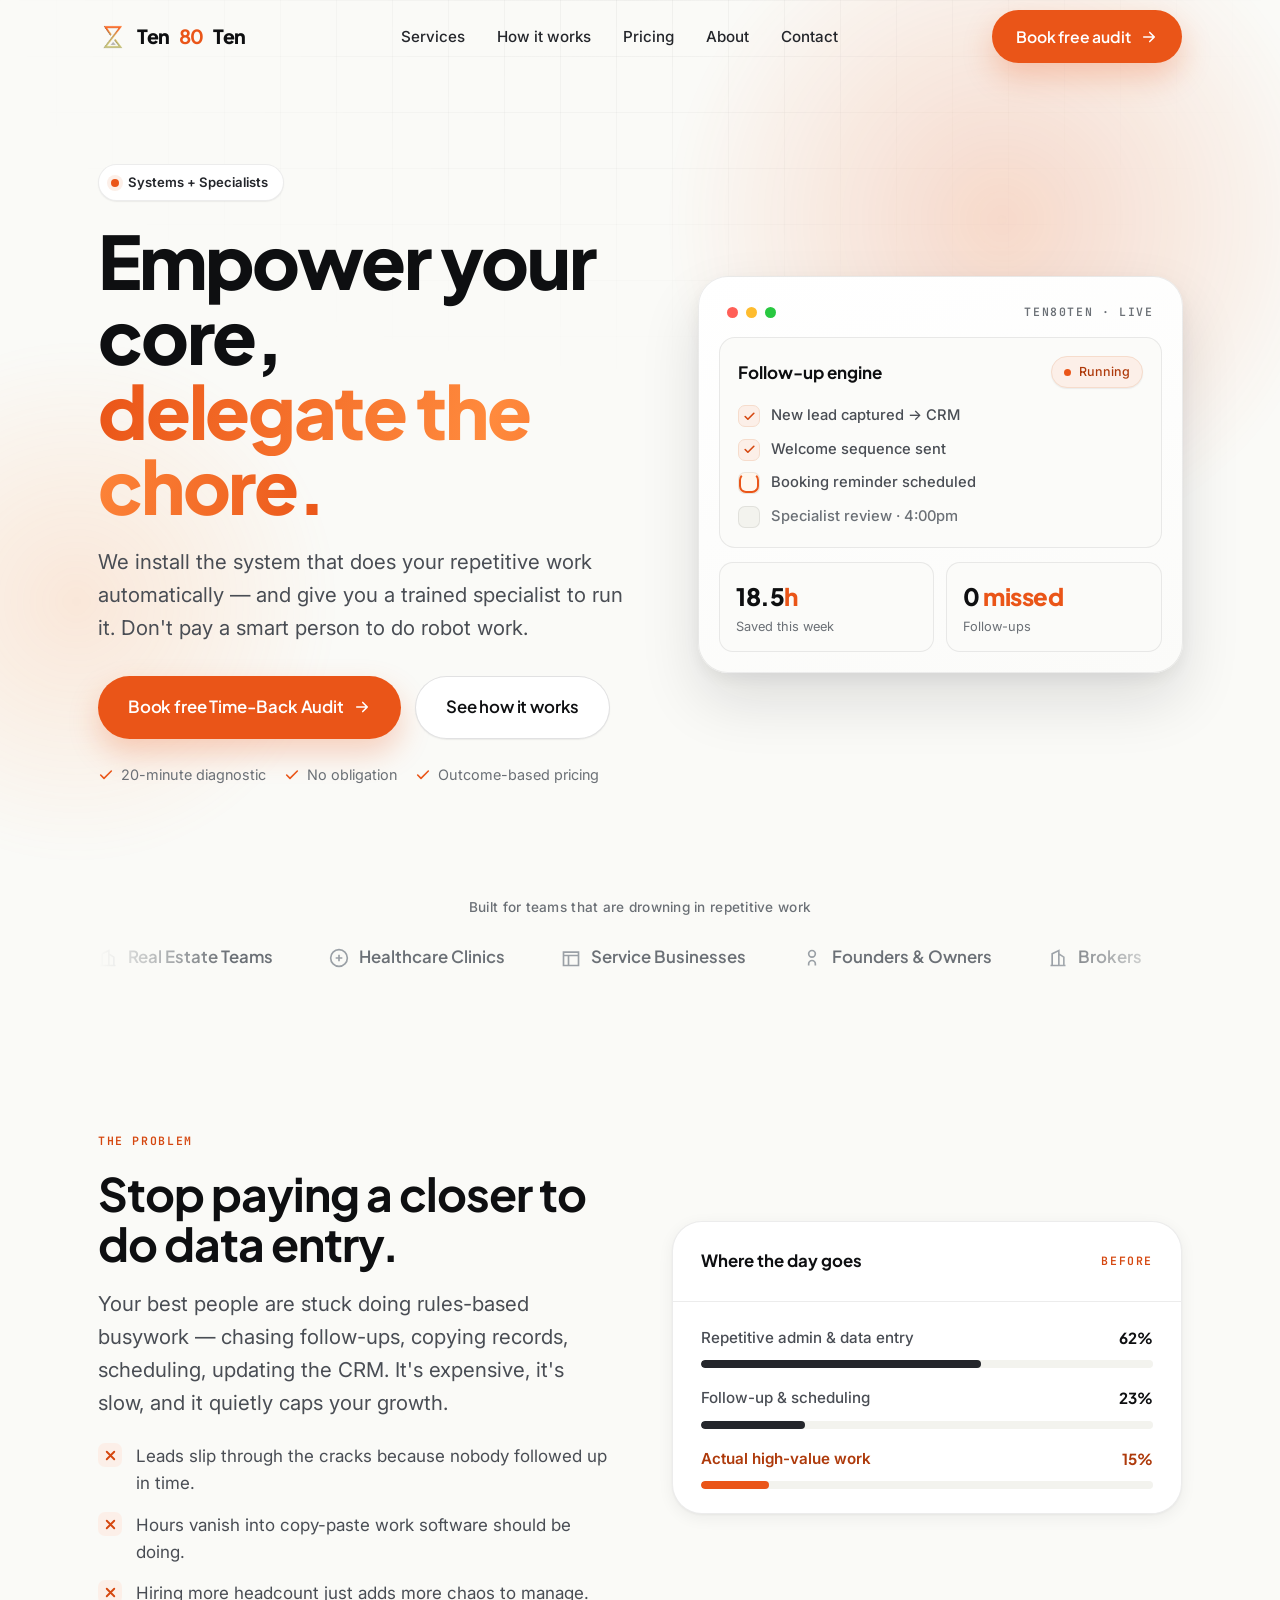
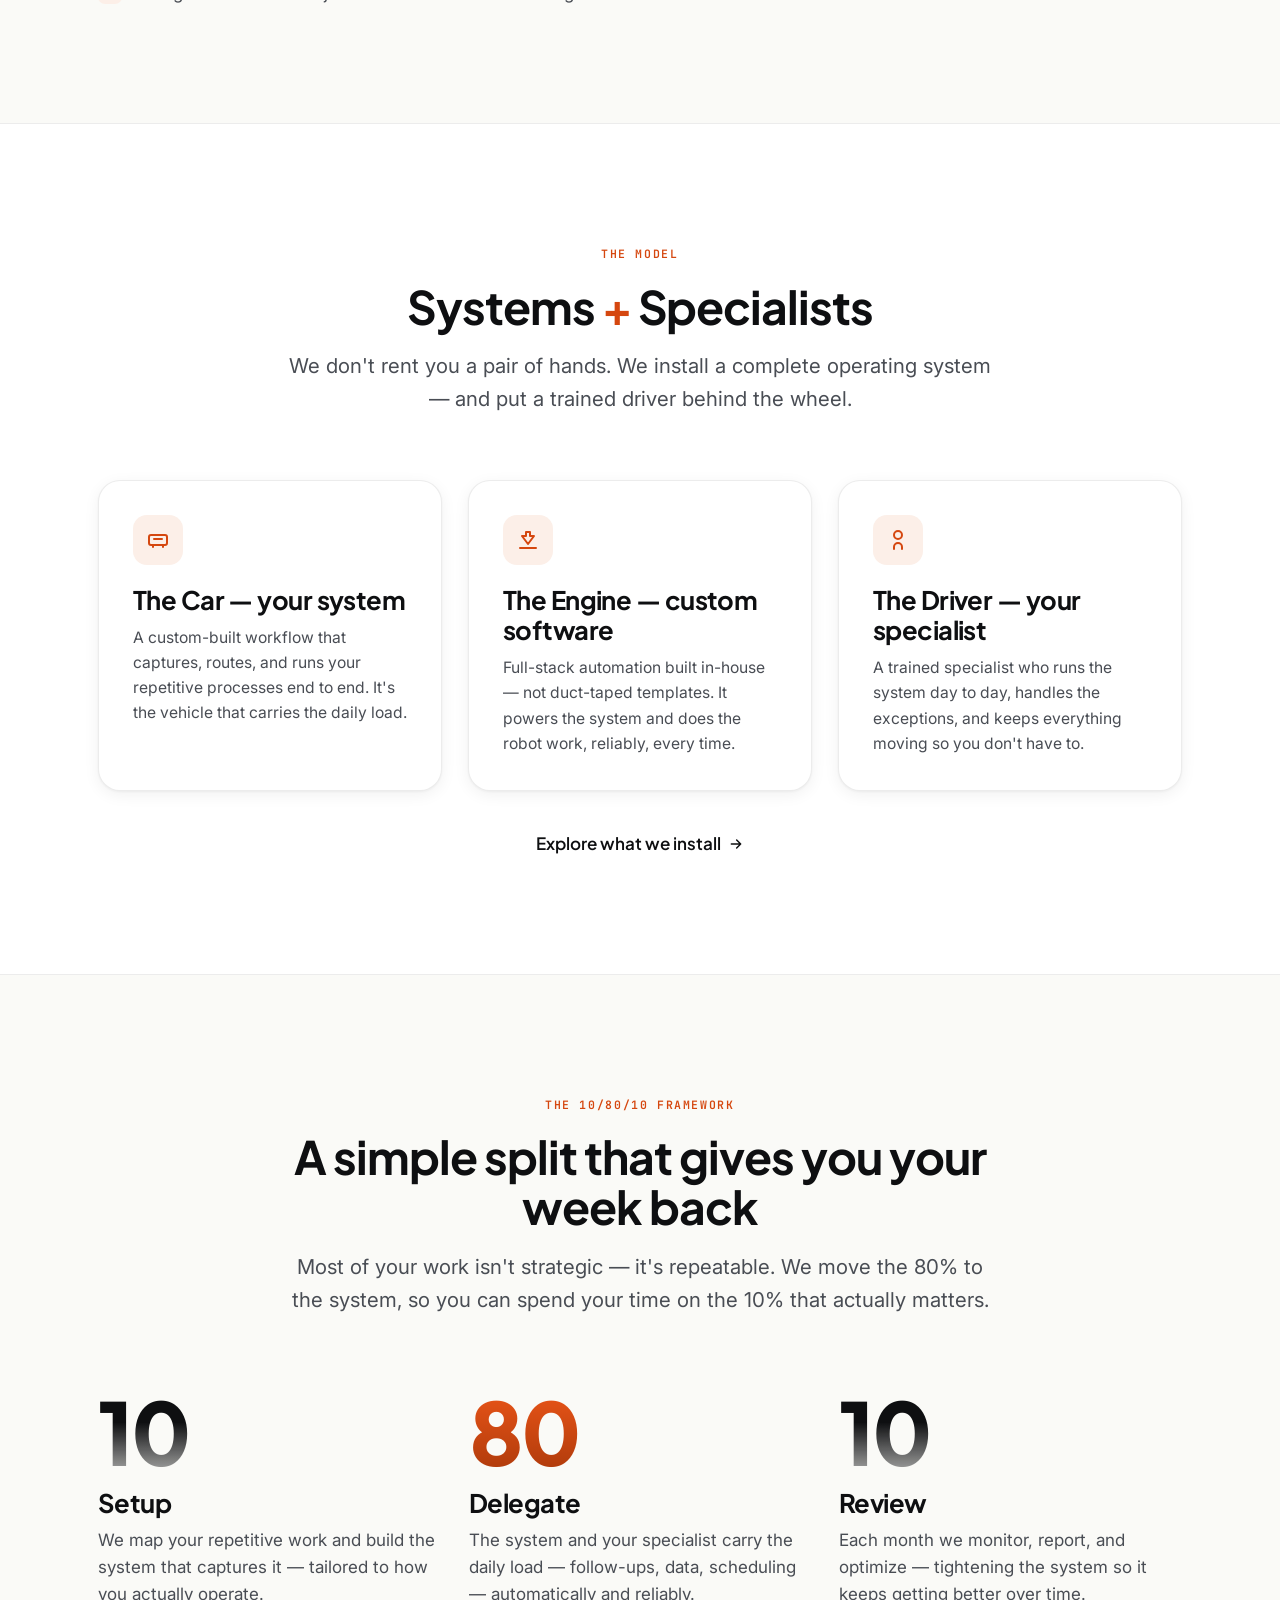
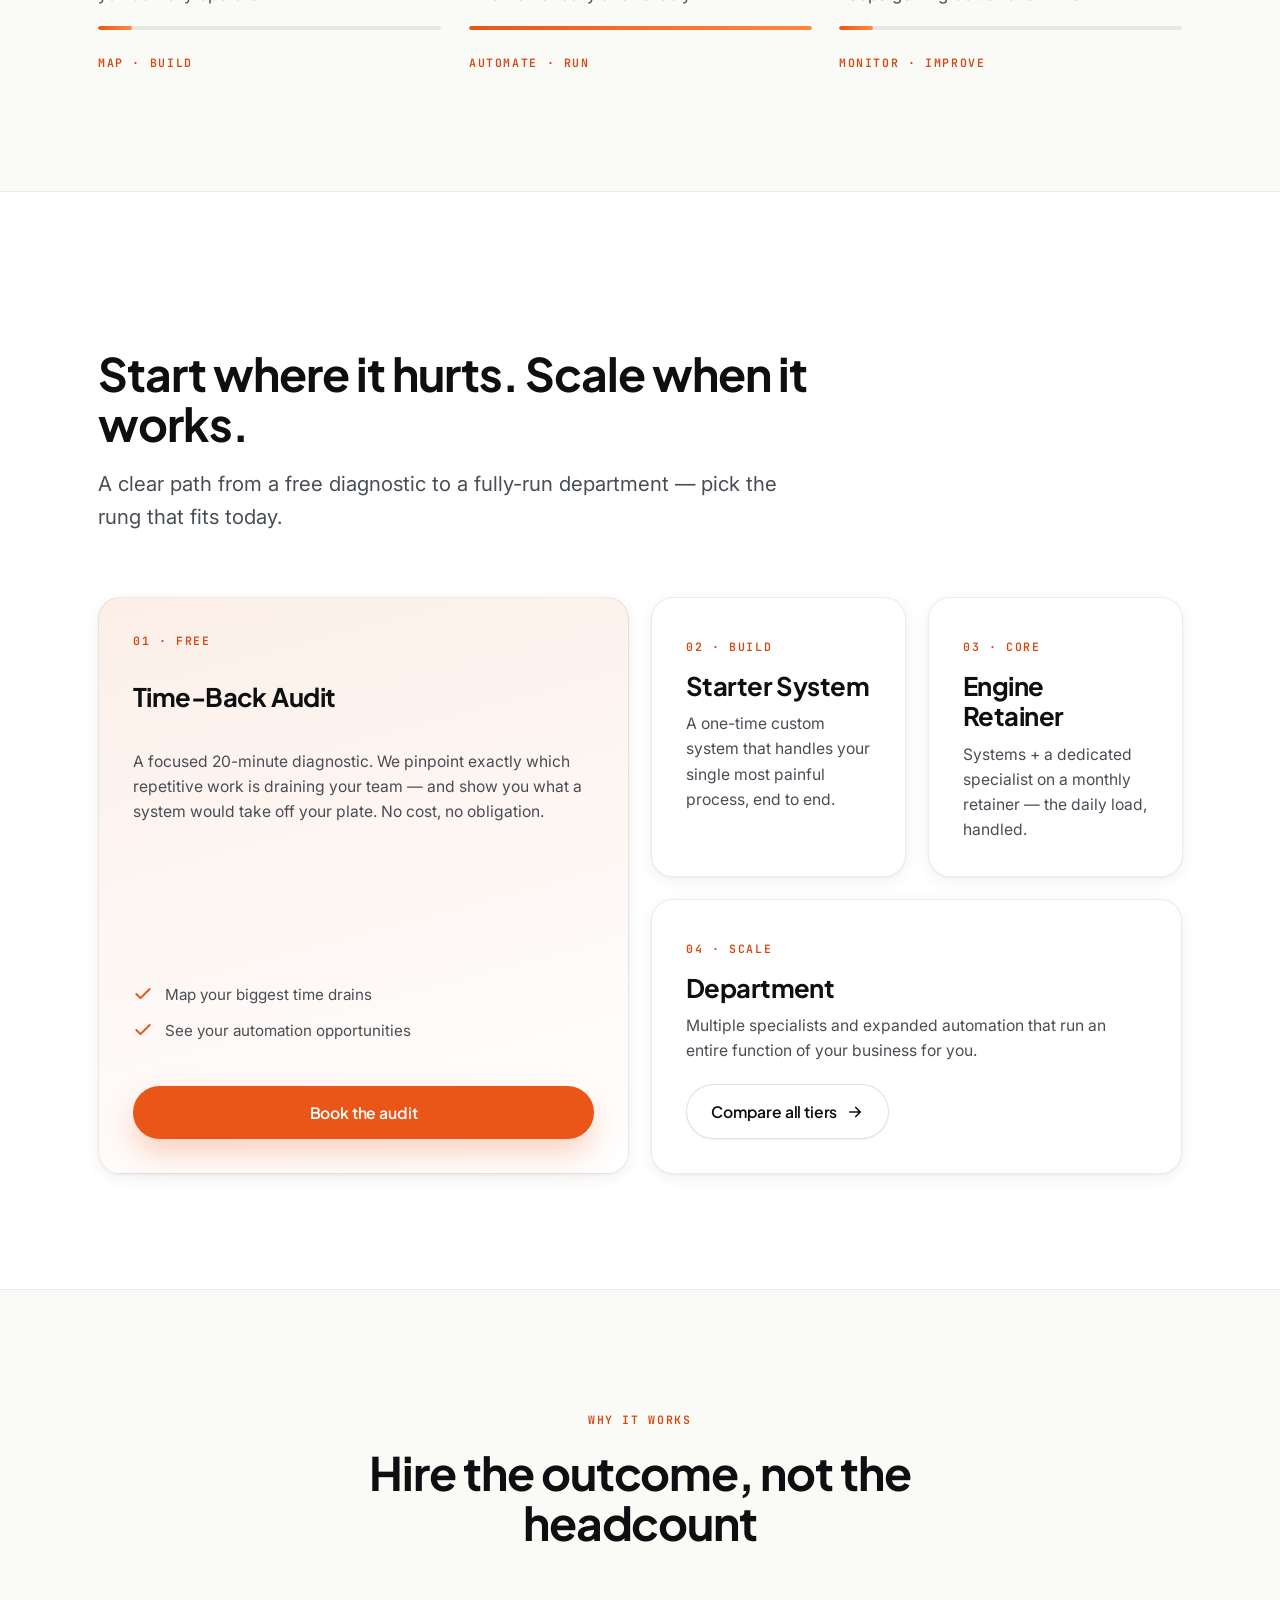
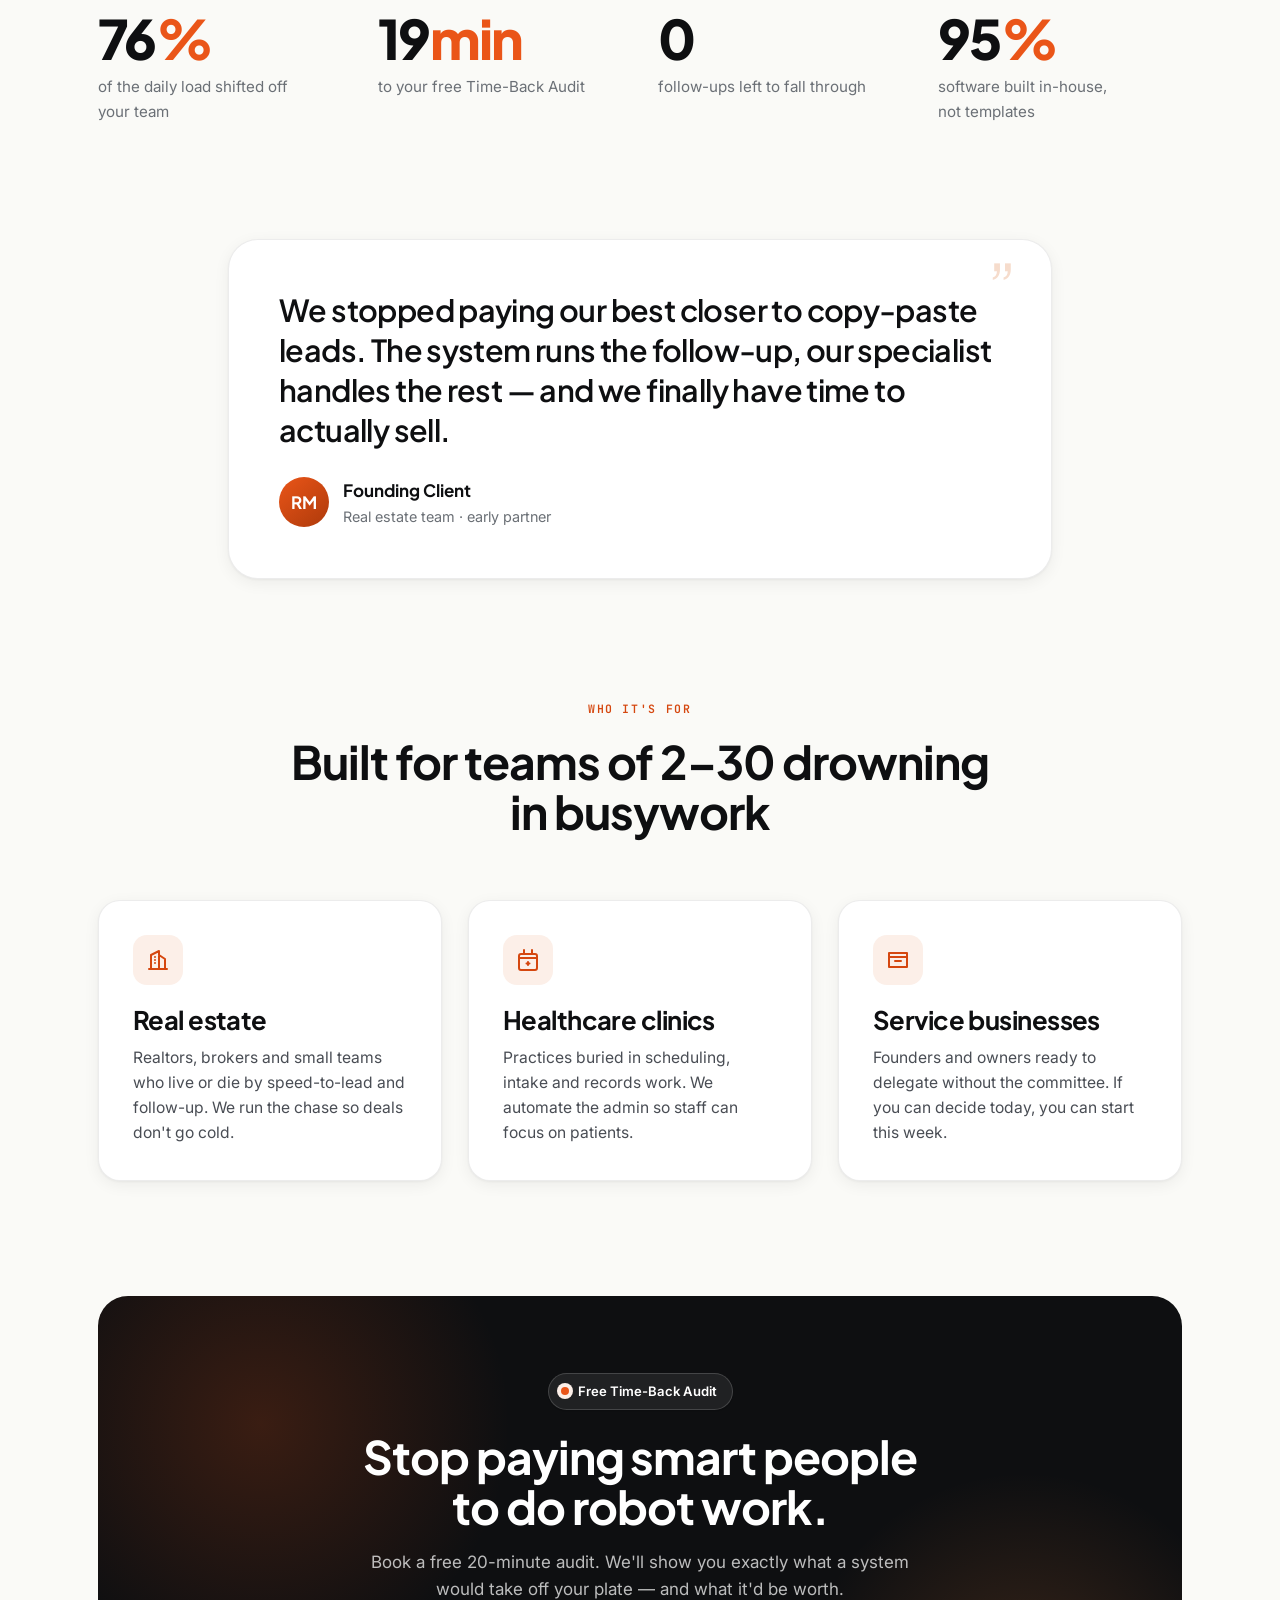
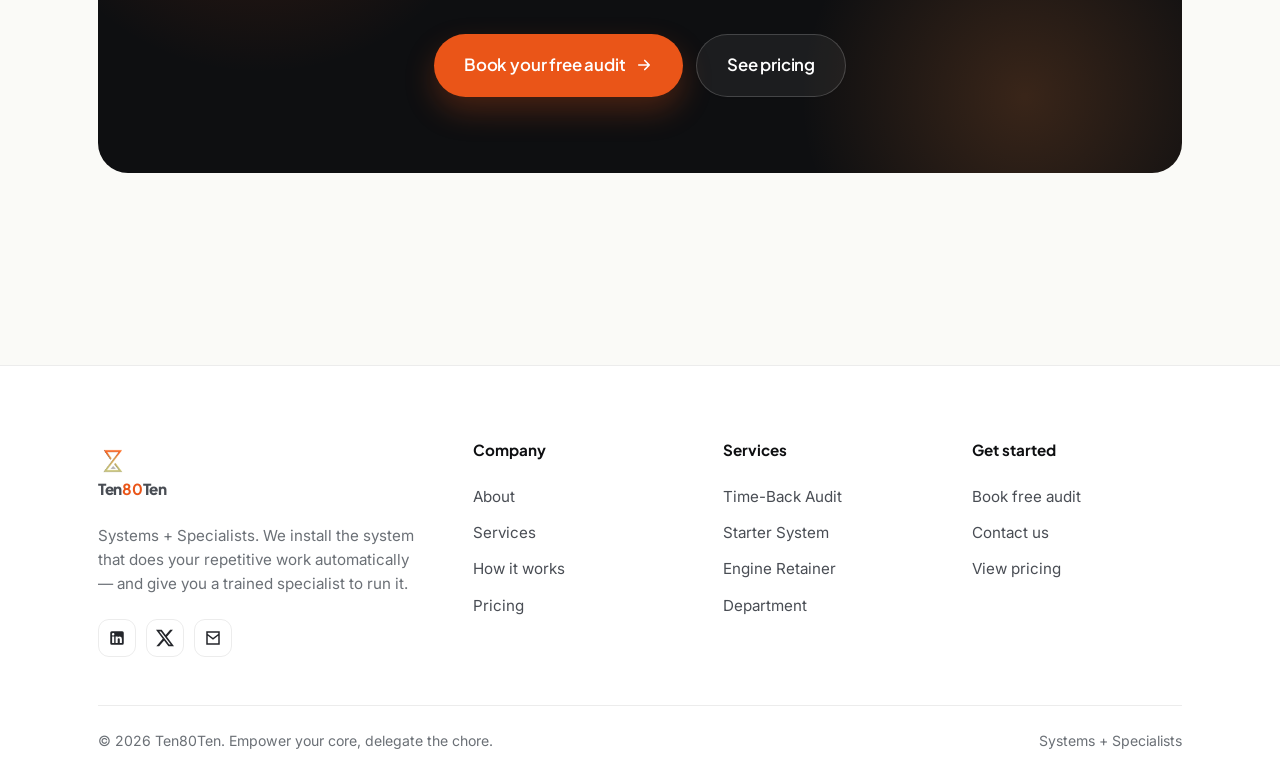
<file: index.html>
<!DOCTYPE html>
<html lang="en">
<head>
  <meta charset="UTF-8" />
  <meta name="viewport" content="width=device-width, initial-scale=1" />
  <title>Ten80Ten — Systems + Specialists. Empower Your Core, Delegate The Chore.</title>
  <meta name="description" content="Ten80Ten installs the system that does your repetitive work automatically — and gives you a trained specialist to run it. Stop paying smart people to do robot work." />
  <meta property="og:title" content="Ten80Ten — Systems + Specialists" />
  <meta property="og:description" content="We don't rent you a VA. We install a system — and give you a trained specialist to run it." />
  <meta property="og:type" content="website" />
  <meta property="og:image" content="assets/img/og-image.png" />
  <link rel="preconnect" href="https://fonts.googleapis.com" />
  <link rel="preconnect" href="https://fonts.gstatic.com" crossorigin />
  <link href="https://fonts.googleapis.com/css2?family=Plus+Jakarta+Sans:wght@500;600;700;800&family=Inter:wght@400;500;600&family=JetBrains+Mono:wght@500;600&display=swap" rel="stylesheet" />
  <link rel="icon" type="image/svg+xml" href="data:image/svg+xml,%3Csvg%20viewBox%3D%220%200%2040%2044%22%20fill%3D%22none%22%20xmlns%3D%22http%3A%2F%2Fwww.w3.org%2F2000%2Fsvg%22%20role%3D%22img%22%20aria-label%3D%22Ten80Ten%22%3E%0A%20%20%3Cdefs%3E%0A%20%20%20%20%3ClinearGradient%20id%3D%22t8t-grad%22%20x1%3D%2220%22%20y1%3D%223%22%20x2%3D%2220%22%20y2%3D%2241%22%20gradientUnits%3D%22userSpaceOnUse%22%3E%0A%20%20%20%20%20%20%3Cstop%20stop-color%3D%22%23EA5518%22%2F%3E%0A%20%20%20%20%20%20%3Cstop%20offset%3D%220.45%22%20stop-color%3D%22%23F0762A%22%2F%3E%0A%20%20%20%20%20%20%3Cstop%20offset%3D%221%22%20stop-color%3D%22%23E2C06A%22%2F%3E%0A%20%20%20%20%3C%2FlinearGradient%3E%0A%20%20%3C%2Fdefs%3E%0A%20%20%3Cpath%20d%3D%22M5%204%20H35%20L20%2021%20Z%22%20fill%3D%22url(%23t8t-grad)%22%2F%3E%0A%20%20%3Cpath%20d%3D%22M20%2023%20L35%2040%20H5%20Z%22%20fill%3D%22url(%23t8t-grad)%22%2F%3E%0A%20%20%3Cpath%20d%3D%22M20%2030%20L25.5%2039.5%20H14.5%20Z%22%20fill%3D%22%23FBFBF9%22%2F%3E%0A%3C%2Fsvg%3E%0A" />
  <style>
/* ============================================================
   Ten80Ten — Design System
   "Systems + Specialists" — calm white, premium, orange accent
   ============================================================ */

/* ---------- Tokens ---------- */
:root {
  /* Surfaces */
  --bg:        #FAFAF7;   /* calm warm white */
  --bg-soft:   #F3F3EE;
  --surface:   #FFFFFF;
  --surface-2: #FBFBF9;

  /* Ink / text */
  --ink:    #0E0F11;      /* near-black headings */
  --ink-2:  #24262B;
  --body:   #494D54;      /* body text (>= 7:1 on white) */
  --muted:  #6B7076;      /* captions (>= 4.5:1 on white) */
  --faint:  #9AA0A6;

  /* Accent — orange (deep/premium calm) */
  --accent:      #EA5518;
  --accent-600:  #D5470F;
  --accent-700:  #AE3A0B;
  --accent-soft: #FCEFE8;
  --accent-tint: #F6DCCC;
  --glow:        rgba(234, 85, 24, 0.20);

  /* Lines & shadows */
  --line:     rgba(14, 15, 17, 0.08);
  --line-2:   rgba(14, 15, 17, 0.12);
  --shadow-sm: 0 1px 2px rgba(16, 18, 22, 0.04), 0 1px 1px rgba(16,18,22,0.03);
  --shadow:    0 4px 16px rgba(16, 18, 22, 0.06), 0 1px 3px rgba(16,18,22,0.05);
  --shadow-md: 0 12px 32px rgba(16, 18, 22, 0.08), 0 2px 8px rgba(16,18,22,0.05);
  --shadow-lg: 0 28px 60px rgba(16, 18, 22, 0.12), 0 6px 18px rgba(16,18,22,0.06);
  --shadow-accent: 0 14px 30px rgba(234, 85, 24, 0.26);

  /* Radius */
  --r-xs: 8px;
  --r-sm: 12px;
  --r:    16px;
  --r-lg: 22px;
  --r-xl: 30px;
  --pill: 999px;

  /* Type */
  --font-display: "Plus Jakarta Sans", system-ui, sans-serif;
  --font-body:    "Inter", system-ui, sans-serif;
  --font-mono:    "JetBrains Mono", ui-monospace, monospace;

  /* Layout */
  --container: 1180px;
  --gutter: clamp(20px, 5vw, 48px);
  --nav-h: 74px;

  /* Motion */
  --ease: cubic-bezier(0.22, 1, 0.36, 1);
  --ease-in: cubic-bezier(0.4, 0, 1, 1);
  --spring: cubic-bezier(0.34, 1.56, 0.64, 1);
}

/* ---------- Reset ---------- */
*, *::before, *::after { box-sizing: border-box; }
* { margin: 0; }
html { -webkit-text-size-adjust: 100%; scroll-behavior: smooth; }
@media (prefers-reduced-motion: reduce) { html { scroll-behavior: auto; } }

body {
  font-family: var(--font-body);
  background: var(--bg);
  color: var(--body);
  line-height: 1.6;
  font-size: 17px;
  -webkit-font-smoothing: antialiased;
  text-rendering: optimizeLegibility;
  overflow-x: hidden;
}

img, svg, video { display: block; max-width: 100%; }
a { color: inherit; text-decoration: none; }
button { font: inherit; color: inherit; cursor: pointer; border: none; background: none; }
ul { list-style: none; padding: 0; }
::selection { background: var(--accent); color: #fff; }

/* ---------- Typography ---------- */
h1, h2, h3, h4 {
  font-family: var(--font-display);
  color: var(--ink);
  line-height: 1.08;
  letter-spacing: -0.022em;
  font-weight: 700;
}
.h-display { font-size: clamp(2.6rem, 6vw, 4.6rem); font-weight: 800; line-height: 1.02; letter-spacing: -0.03em; }
h1 { font-size: clamp(2.2rem, 5vw, 3.6rem); }
h2 { font-size: clamp(1.9rem, 3.6vw, 2.9rem); }
h3 { font-size: clamp(1.25rem, 2vw, 1.6rem); line-height: 1.18; }
h4 { font-size: 1.1rem; line-height: 1.25; }

p { text-wrap: pretty; }
.lead { font-size: clamp(1.05rem, 1.6vw, 1.28rem); color: var(--body); line-height: 1.62; }

.mono-label {
  font-family: var(--font-mono);
  font-size: 0.72rem;
  font-weight: 600;
  letter-spacing: 0.14em;
  text-transform: uppercase;
  color: var(--accent-600);
}
.text-accent { color: var(--accent-600); }
.text-muted { color: var(--muted); }

/* gradient ink for emphasis words */
.ink-grad {
  background: linear-gradient(105deg, var(--accent) 0%, #FF8A3D 60%, var(--accent) 100%);
  -webkit-background-clip: text;
  background-clip: text;
  color: transparent;
}

/* ---------- Layout ---------- */
.container { width: 100%; max-width: var(--container); margin-inline: auto; padding-inline: var(--gutter); }
.section { padding-block: clamp(64px, 9vw, 130px); position: relative; }
.section-sm { padding-block: clamp(48px, 6vw, 80px); }
.stack > * + * { margin-top: 1.1rem; }

.section-head { max-width: 720px; margin-bottom: clamp(40px, 5vw, 64px); }
.section-head.center { margin-inline: auto; text-align: center; }
.section-head .mono-label { margin-bottom: 18px; display: inline-block; }
.section-head p { margin-top: 18px; }

.eyebrow {
  display: inline-flex; align-items: center; gap: 9px;
  padding: 7px 15px 7px 12px;
  background: var(--surface);
  border: 1px solid var(--line);
  border-radius: var(--pill);
  font-size: 0.82rem; font-weight: 600; color: var(--ink-2);
  box-shadow: var(--shadow-sm);
}
.eyebrow .dot {
  width: 8px; height: 8px; border-radius: 50%;
  background: var(--accent);
  box-shadow: 0 0 0 4px var(--accent-soft);
}

/* ---------- Buttons ---------- */
.btn {
  --pad-y: 14px; --pad-x: 24px;
  display: inline-flex; align-items: center; justify-content: center; gap: 9px;
  padding: var(--pad-y) var(--pad-x);
  border-radius: var(--pill);
  font-family: var(--font-display);
  font-weight: 600; font-size: 0.98rem;
  letter-spacing: -0.01em;
  white-space: nowrap;
  transition: transform .35s var(--spring), box-shadow .35s var(--ease), background .25s, color .25s;
  will-change: transform;
}
.btn svg { width: 18px; height: 18px; transition: transform .35s var(--ease); }
.btn-primary {
  background: var(--accent); color: #fff;
  box-shadow: var(--shadow-accent);
  position: relative; overflow: hidden;
}
.btn-primary::after {
  content: ""; position: absolute; inset: 0;
  background: linear-gradient(120deg, transparent 20%, rgba(255,255,255,.35) 50%, transparent 80%);
  transform: translateX(-120%); transition: transform .7s var(--ease);
}
.btn-primary:hover { background: var(--accent-600); box-shadow: 0 18px 38px rgba(234,85,24,.36); }
.btn-primary:hover::after { transform: translateX(120%); }
.btn-primary:hover svg { transform: translateX(3px); }
.btn-ghost {
  background: var(--surface); color: var(--ink);
  border: 1px solid var(--line-2);
  box-shadow: var(--shadow-sm);
}
.btn-ghost:hover { border-color: var(--ink); box-shadow: var(--shadow); }
.btn-dark { background: var(--ink); color: #fff; }
.btn-dark:hover { background: #000; box-shadow: var(--shadow-md); }
.btn-lg { --pad-y: 17px; --pad-x: 30px; font-size: 1.05rem; }
.btn-block { width: 100%; }
.btn:active { transform: scale(.97); }

.link-arrow {
  display: inline-flex; align-items: center; gap: 7px;
  font-weight: 600; color: var(--ink); font-family: var(--font-display);
  transition: gap .3s var(--ease), color .25s;
}
.link-arrow svg { width: 16px; height: 16px; transition: transform .3s var(--ease); }
.link-arrow:hover { color: var(--accent-600); gap: 11px; }

/* ---------- Navbar ---------- */
.nav {
  position: fixed; top: 0; left: 0; right: 0; z-index: 100;
  height: var(--nav-h);
  display: flex; align-items: center;
  transition: background .35s var(--ease), box-shadow .35s var(--ease), backdrop-filter .35s;
}
.nav.scrolled {
  background: rgba(250, 250, 247, 0.78);
  backdrop-filter: saturate(160%) blur(16px);
  -webkit-backdrop-filter: saturate(160%) blur(16px);
  box-shadow: 0 1px 0 var(--line);
}
.nav .container { display: flex; align-items: center; justify-content: space-between; gap: 20px; }
.brand { display: inline-flex; align-items: center; gap: 9px; font-family: var(--font-display); font-weight: 800; font-size: 1.22rem; color: var(--ink); letter-spacing: -0.02em; }
.brand-mark { width: 30px; height: 33px; object-fit: contain; flex-shrink: 0; transition: transform .4s var(--spring); }
.brand:hover .brand-mark { transform: rotate(8deg) scale(1.05); }
.brand b { color: var(--accent); }
.footer .brand-mark, .cta-band .brand-mark { filter: none; }

.nav-links { display: flex; align-items: center; gap: 4px; }
.nav-links a {
  padding: 9px 14px; border-radius: var(--pill);
  font-weight: 500; font-size: 0.95rem; color: var(--ink-2);
  transition: background .25s, color .25s;
}
.nav-links a:hover { background: rgba(14,15,17,.05); color: var(--ink); }
.nav-links a.active { color: var(--accent-600); }
.nav-cta { display: flex; align-items: center; gap: 10px; }

.nav-toggle { display: none; width: 44px; height: 44px; border-radius: 12px; position: relative; }
.nav-toggle span { position: absolute; left: 11px; right: 11px; height: 2px; background: var(--ink); border-radius: 2px; transition: transform .35s var(--ease), opacity .25s; }
.nav-toggle span:nth-child(1) { top: 16px; }
.nav-toggle span:nth-child(2) { top: 22px; }
.nav-toggle span:nth-child(3) { top: 28px; }
body.menu-open .nav-toggle span:nth-child(1) { transform: translateY(6px) rotate(45deg); }
body.menu-open .nav-toggle span:nth-child(2) { opacity: 0; }
body.menu-open .nav-toggle span:nth-child(3) { transform: translateY(-6px) rotate(-45deg); }

/* mobile menu */
.mobile-menu {
  position: fixed; inset: var(--nav-h) 0 0; z-index: 99;
  background: rgba(250,250,247,.96);
  backdrop-filter: blur(20px); -webkit-backdrop-filter: blur(20px);
  display: flex; flex-direction: column; padding: 28px var(--gutter) 40px;
  transform: translateY(-12px); opacity: 0; pointer-events: none;
  transition: opacity .35s var(--ease), transform .35s var(--ease);
}
body.menu-open .mobile-menu { opacity: 1; transform: none; pointer-events: auto; }
.mobile-menu a.m-link { padding: 16px 4px; font-family: var(--font-display); font-weight: 600; font-size: 1.5rem; color: var(--ink); border-bottom: 1px solid var(--line); }
.mobile-menu a.m-link:active { color: var(--accent-600); }
.mobile-menu .btn { margin-top: 28px; }

/* ---------- Hero ---------- */
.hero { position: relative; padding-top: calc(var(--nav-h) + clamp(40px, 7vw, 90px)); padding-bottom: clamp(60px, 8vw, 110px); overflow: hidden; }
.hero-glow {
  position: absolute; z-index: 0; pointer-events: none;
  width: 60vw; max-width: 760px; aspect-ratio: 1;
  top: -18%; right: -8%;
  background: radial-gradient(circle, var(--glow), transparent 62%);
  filter: blur(8px);
}
.hero-glow.two { left: -16%; right: auto; top: 36%; width: 44vw; background: radial-gradient(circle, rgba(255,138,61,.16), transparent 65%); }
.hero-grid-bg {
  position: absolute; inset: 0; z-index: 0; pointer-events: none;
  background-image: linear-gradient(var(--line) 1px, transparent 1px), linear-gradient(90deg, var(--line) 1px, transparent 1px);
  background-size: 56px 56px;
  mask-image: radial-gradient(ellipse 70% 60% at 50% 0%, #000 0%, transparent 75%);
  -webkit-mask-image: radial-gradient(ellipse 70% 60% at 50% 0%, #000 0%, transparent 75%);
  opacity: .55;
}
.hero .container { position: relative; z-index: 1; }
.hero-layout { display: grid; grid-template-columns: 1.05fr 0.95fr; gap: clamp(32px, 5vw, 64px); align-items: center; }
.hero-copy { max-width: 620px; }
.hero h1 { margin-top: 22px; }
.hero .lead { margin-top: 22px; max-width: 540px; }
.hero-actions { display: flex; flex-wrap: wrap; gap: 14px; margin-top: 32px; }
.hero-assure { display: flex; flex-wrap: wrap; gap: 18px; margin-top: 24px; color: var(--muted); font-size: 0.9rem; }
.hero-assure span { display: inline-flex; align-items: center; gap: 7px; }
.hero-assure svg { width: 16px; height: 16px; color: var(--accent); }

/* ---------- Cards ---------- */
.card {
  background: var(--surface);
  border: 1px solid var(--line);
  border-radius: var(--r-lg);
  padding: clamp(24px, 3vw, 34px);
  box-shadow: var(--shadow);
  transition: transform .45s var(--ease), box-shadow .45s var(--ease), border-color .45s;
  position: relative;
}
.card.hoverable:hover { transform: translateY(-6px); box-shadow: var(--shadow-lg); border-color: var(--line-2); }
.card-icon {
  width: 50px; height: 50px; border-radius: 14px;
  display: grid; place-items: center; margin-bottom: 20px;
  background: var(--accent-soft); color: var(--accent-600);
}
.card-icon svg { width: 24px; height: 24px; }
.card h3 { margin-bottom: 10px; }
.card p { color: var(--body); font-size: 0.98rem; }

/* glow dashboard card (hero visual) */
.glass-panel {
  background: linear-gradient(165deg, #fff, #fbfbf9);
  border: 1px solid var(--line);
  border-radius: var(--r-xl);
  box-shadow: var(--shadow-lg);
  padding: 20px;
  position: relative;
}

/* ---------- Grids ---------- */
.grid { display: grid; gap: clamp(18px, 2.4vw, 26px); }
.grid-2 { grid-template-columns: repeat(2, 1fr); }
.grid-3 { grid-template-columns: repeat(3, 1fr); }
.grid-4 { grid-template-columns: repeat(4, 1fr); }

/* Bento */
.bento { display: grid; grid-template-columns: repeat(4, 1fr); gap: clamp(16px, 2vw, 22px); }
.bento .span-2 { grid-column: span 2; }
.bento .row-2 { grid-row: span 2; }

/* ---------- Marquee ---------- */
.marquee { overflow: hidden; -webkit-mask-image: linear-gradient(90deg, transparent, #000 12%, #000 88%, transparent); mask-image: linear-gradient(90deg, transparent, #000 12%, #000 88%, transparent); }
.marquee-track { display: flex; gap: 56px; width: max-content; animation: marquee 32s linear infinite; }
.marquee:hover .marquee-track { animation-play-state: paused; }
.marquee-item { display: inline-flex; align-items: center; gap: 10px; font-family: var(--font-display); font-weight: 600; color: var(--muted); font-size: 1.05rem; white-space: nowrap; }
.marquee-item svg { width: 20px; height: 20px; color: var(--faint); }
@keyframes marquee { to { transform: translateX(-50%); } }

/* ---------- 10/80/10 framework ---------- */
.framework { display: grid; grid-template-columns: repeat(3, 1fr); gap: clamp(18px, 2.4vw, 28px); }
.fw-step { position: relative; padding-top: 8px; }
.fw-num {
  font-family: var(--font-display); font-weight: 800;
  font-size: clamp(3.4rem, 7vw, 5.4rem); line-height: 1;
  letter-spacing: -0.04em;
  background: linear-gradient(180deg, var(--ink) 0%, var(--ink) 40%, rgba(14,15,17,.35) 100%);
  -webkit-background-clip: text; background-clip: text; color: transparent;
}
.fw-step.accent .fw-num { background: linear-gradient(180deg, var(--accent) 0%, var(--accent-700) 100%); -webkit-background-clip: text; background-clip: text; }
.fw-step h3 { margin: 14px 0 8px; }
.fw-bar { height: 4px; border-radius: 4px; background: var(--line); margin: 18px 0; overflow: hidden; }
.fw-bar i { display: block; height: 100%; border-radius: 4px; background: linear-gradient(90deg, var(--accent), #FF8A3D); width: 0; transition: width 1.1s var(--ease); }

/* ---------- Stats / counters ---------- */
.stats { display: grid; grid-template-columns: repeat(4, 1fr); gap: clamp(18px, 3vw, 36px); }
.stat .num { font-family: var(--font-display); font-weight: 800; font-size: clamp(2.4rem, 4.5vw, 3.4rem); color: var(--ink); letter-spacing: -0.03em; line-height: 1; }
.stat .num .suffix { color: var(--accent); }
.stat p { margin-top: 10px; color: var(--muted); font-size: 0.95rem; }

/* ---------- Process timeline ---------- */
.timeline { position: relative; display: grid; gap: 6px; }
.tl-row { display: grid; grid-template-columns: 56px 1fr; gap: 20px; padding: 22px 0; border-top: 1px solid var(--line); align-items: start; }
.tl-row:last-child { border-bottom: 1px solid var(--line); }
.tl-badge { width: 48px; height: 48px; border-radius: 14px; background: var(--ink); color: #fff; font-family: var(--font-mono); font-weight: 600; display: grid; place-items: center; font-size: 0.95rem; }
.tl-row.accent .tl-badge { background: var(--accent); box-shadow: var(--shadow-accent); }
.tl-body h3 { margin-bottom: 8px; }
.tl-body p { color: var(--body); max-width: 640px; }

/* ---------- Pricing ---------- */
.price-card { display: flex; flex-direction: column; }
.price-card.featured { border-color: var(--accent); box-shadow: var(--shadow-lg); }
.price-card.featured::before {
  content: "Most popular"; position: absolute; top: -12px; left: 50%; transform: translateX(-50%);
  background: var(--accent); color: #fff; font-size: 0.72rem; font-weight: 700; letter-spacing: .04em;
  padding: 6px 14px; border-radius: var(--pill); font-family: var(--font-display);
  box-shadow: var(--shadow-accent);
}
.price-card .tier { font-family: var(--font-display); font-weight: 700; color: var(--ink); font-size: 1.15rem; }
.price-card .price { display: flex; align-items: baseline; gap: 6px; margin: 14px 0 4px; }
.price-card .price .amt { font-family: var(--font-display); font-weight: 800; font-size: 2.5rem; color: var(--ink); letter-spacing: -.03em; }
.price-card .price .per { color: var(--muted); font-size: 0.92rem; }
.price-card .desc { color: var(--muted); font-size: 0.92rem; min-height: 40px; }
.feature-list { display: grid; gap: 12px; margin: 24px 0; }
.feature-list li { display: grid; grid-template-columns: 22px 1fr; gap: 10px; align-items: start; color: var(--body); font-size: 0.95rem; }
.feature-list svg { width: 20px; height: 20px; color: var(--accent); margin-top: 1px; }
.price-card .btn { margin-top: auto; }

/* ---------- Accordion / FAQ ---------- */
.faq { display: grid; gap: 0; max-width: 820px; margin-inline: auto; }
.faq-item { border-bottom: 1px solid var(--line); }
.faq-q { width: 100%; display: flex; align-items: center; justify-content: space-between; gap: 20px; padding: 26px 4px; text-align: left; font-family: var(--font-display); font-weight: 600; font-size: clamp(1.05rem, 1.6vw, 1.2rem); color: var(--ink); }
.faq-icon { width: 30px; height: 30px; border-radius: 50%; border: 1px solid var(--line-2); display: grid; place-items: center; flex-shrink: 0; transition: background .3s, border-color .3s, transform .3s var(--ease); position: relative; }
.faq-icon::before, .faq-icon::after { content: ""; position: absolute; background: var(--ink); border-radius: 2px; transition: transform .3s var(--ease), background .3s; }
.faq-icon::before { width: 12px; height: 2px; }
.faq-icon::after { width: 2px; height: 12px; }
.faq-item.open .faq-icon { background: var(--accent); border-color: var(--accent); }
.faq-item.open .faq-icon::before, .faq-item.open .faq-icon::after { background: #fff; }
.faq-item.open .faq-icon::after { transform: scaleY(0); }
.faq-a { overflow: hidden; height: 0; transition: height .4s var(--ease); }
.faq-a-inner { padding: 0 4px 26px; color: var(--body); max-width: 680px; }

/* ---------- Split feature ---------- */
.split { display: grid; grid-template-columns: 1fr 1fr; gap: clamp(32px, 5vw, 72px); align-items: center; }
.split.reverse .split-visual { order: 2; }
.check-list { display: grid; gap: 14px; margin-top: 24px; }
.check-list li { display: grid; grid-template-columns: 26px 1fr; gap: 12px; align-items: start; color: var(--body); }
.check-list .ck { width: 24px; height: 24px; border-radius: 7px; background: var(--accent-soft); color: var(--accent-600); display: grid; place-items: center; flex-shrink: 0; }
.check-list .ck svg { width: 15px; height: 15px; }

/* ---------- CTA band ---------- */
.cta-band { position: relative; overflow: hidden; border-radius: var(--r-xl); padding: clamp(44px, 6vw, 80px); background: var(--ink); color: #fff; text-align: center; }
.cta-band h2 { color: #fff; }
.cta-band p { color: rgba(255,255,255,.72); max-width: 560px; margin: 18px auto 30px; }
.cta-band .glow-a { position: absolute; width: 50%; aspect-ratio: 1; border-radius: 50%; background: radial-gradient(circle, var(--glow), transparent 65%); top: -30%; left: -10%; }
.cta-band .glow-b { position: absolute; width: 45%; aspect-ratio: 1; border-radius: 50%; background: radial-gradient(circle, rgba(255,138,61,.18), transparent 65%); bottom: -35%; right: -8%; }
.cta-band .container, .cta-band > * { position: relative; z-index: 1; }
.cta-actions { display: flex; gap: 14px; justify-content: center; flex-wrap: wrap; }

/* ---------- Quote / testimonial ---------- */
.quote-card { background: var(--surface); border: 1px solid var(--line); border-radius: var(--r-xl); padding: clamp(30px, 4vw, 50px); box-shadow: var(--shadow); position: relative; }
.quote-card .qmark { font-family: var(--font-display); font-size: 4.5rem; line-height: .6; color: var(--accent-tint); position: absolute; top: 26px; right: 34px; }
.quote-card blockquote { font-family: var(--font-display); font-weight: 600; font-size: clamp(1.3rem, 2.6vw, 1.9rem); line-height: 1.32; color: var(--ink); letter-spacing: -0.02em; }
.quote-meta { display: flex; align-items: center; gap: 14px; margin-top: 26px; }
.quote-avatar { width: 50px; height: 50px; border-radius: 50%; background: linear-gradient(140deg, var(--accent), var(--accent-700)); display: grid; place-items: center; color: #fff; font-family: var(--font-display); font-weight: 700; }
.quote-meta b { color: var(--ink); font-family: var(--font-display); }
.quote-meta span { display: block; color: var(--muted); font-size: 0.9rem; }

/* ---------- Forms ---------- */
.form { display: grid; gap: 18px; }
.field { display: grid; gap: 8px; }
.field label { font-weight: 600; font-size: 0.9rem; color: var(--ink-2); font-family: var(--font-display); }
.field label .req { color: var(--accent); }
.field input, .field textarea, .field select {
  font: inherit; font-size: 1rem; color: var(--ink);
  background: var(--surface); border: 1px solid var(--line-2);
  border-radius: var(--r-sm); padding: 14px 16px; width: 100%;
  transition: border-color .25s, box-shadow .25s, background .25s;
}
.field textarea { min-height: 130px; resize: vertical; }
.field input::placeholder, .field textarea::placeholder { color: var(--faint); }
.field input:focus, .field textarea:focus, .field select:focus { outline: none; border-color: var(--accent); box-shadow: 0 0 0 4px var(--accent-soft); }
.field.invalid input, .field.invalid textarea { border-color: #E23B3B; box-shadow: 0 0 0 4px rgba(226,59,59,.1); }
.field .err { color: #C92F2F; font-size: 0.82rem; display: none; }
.field.invalid .err { display: block; }
.row-2 { display: grid; grid-template-columns: 1fr 1fr; gap: 18px; }
.form-note { color: var(--muted); font-size: 0.85rem; }
.form-success {
  display: none; align-items: center; gap: 14px;
  background: var(--accent-soft); border: 1px solid var(--accent-tint);
  border-radius: var(--r); padding: 18px 20px; color: var(--accent-700);
}
.form-success.show { display: flex; }
.form-success svg { width: 24px; height: 24px; flex-shrink: 0; color: var(--accent-600); }

/* ---------- Contact split panel ---------- */
.contact-info { display: grid; gap: 22px; align-content: start; }
.info-row { display: grid; grid-template-columns: 46px 1fr; gap: 16px; align-items: start; }
.info-row .ic { width: 46px; height: 46px; border-radius: 13px; background: var(--surface); border: 1px solid var(--line); display: grid; place-items: center; color: var(--accent-600); box-shadow: var(--shadow-sm); }
.info-row .ic svg { width: 22px; height: 22px; }
.info-row b { color: var(--ink); font-family: var(--font-display); display: block; }
.info-row a, .info-row p { color: var(--body); }

/* ---------- Footer ---------- */
.footer { background: var(--surface); border-top: 1px solid var(--line); padding-block: clamp(48px, 6vw, 72px) 32px; margin-top: clamp(40px, 6vw, 80px); }
.footer-grid { display: grid; grid-template-columns: 1.6fr 1fr 1fr 1fr; gap: 40px; }
.footer .brand { margin-bottom: 16px; }
.footer-about { color: var(--muted); font-size: 0.95rem; max-width: 320px; }
.footer h5 { font-family: var(--font-display); font-weight: 700; color: var(--ink); font-size: 0.95rem; margin-bottom: 16px; }
.footer-col a { display: block; color: var(--body); padding: 6px 0; font-size: 0.95rem; transition: color .2s, padding-left .25s var(--ease); }
.footer-col a:hover { color: var(--accent-600); padding-left: 5px; }
.footer-bottom { display: flex; justify-content: space-between; align-items: center; gap: 16px; margin-top: 48px; padding-top: 24px; border-top: 1px solid var(--line); color: var(--muted); font-size: 0.88rem; flex-wrap: wrap; }
.footer-socials { display: flex; gap: 10px; }
.footer-socials a { width: 38px; height: 38px; border-radius: 11px; border: 1px solid var(--line); display: grid; place-items: center; color: var(--ink-2); transition: background .25s, color .25s, transform .25s; }
.footer-socials a:hover { background: var(--accent); color: #fff; transform: translateY(-2px); border-color: var(--accent); }
.footer-socials svg { width: 18px; height: 18px; }

/* ---------- Page hero (inner pages) ---------- */
.page-hero { position: relative; padding-top: calc(var(--nav-h) + clamp(48px, 7vw, 84px)); padding-bottom: clamp(32px, 4vw, 56px); overflow: hidden; }
.page-hero .hero-grid-bg { opacity: .4; }
.page-hero-inner { position: relative; z-index: 1; max-width: 760px; }
.page-hero h1 { margin: 20px 0 18px; }
.breadcrumb { font-size: 0.85rem; color: var(--muted); }
.breadcrumb a:hover { color: var(--accent-600); }

/* ---------- Pill list / chips ---------- */
.chips { display: flex; flex-wrap: wrap; gap: 10px; }
.chip { display: inline-flex; align-items: center; gap: 8px; padding: 9px 16px; background: var(--surface); border: 1px solid var(--line); border-radius: var(--pill); font-weight: 500; font-size: 0.92rem; color: var(--ink-2); box-shadow: var(--shadow-sm); }
.chip svg { width: 16px; height: 16px; color: var(--accent); }

/* ---------- Reveal animations ---------- */
[data-reveal] { opacity: 0; transform: translateY(26px); transition: opacity .7s var(--ease), transform .7s var(--ease); will-change: opacity, transform; }
[data-reveal="left"] { transform: translateX(-30px); }
[data-reveal="right"] { transform: translateX(30px); }
[data-reveal="scale"] { transform: scale(.95); }
[data-reveal].in { opacity: 1; transform: none; }

.float-y { animation: floaty 6s ease-in-out infinite; }
@keyframes floaty { 0%,100% { transform: translateY(0); } 50% { transform: translateY(-12px); } }

/* ---------- Responsive ---------- */
@media (max-width: 1024px) {
  .footer-grid { grid-template-columns: 1.4fr 1fr 1fr; }
  .footer-col.hide-lg { display: none; }
}
@media (max-width: 900px) {
  .hero-layout { grid-template-columns: 1fr; }
  .hero-visual { order: -1; max-width: 520px; }
  .split { grid-template-columns: 1fr; }
  .split.reverse .split-visual { order: -1; }
  .grid-4 { grid-template-columns: repeat(2, 1fr); }
  .bento { grid-template-columns: repeat(2, 1fr); }
  .bento .span-2 { grid-column: span 2; }
  .stats { grid-template-columns: repeat(2, 1fr); }
  .nav-links, .nav-cta .btn { display: none; }
  .nav-toggle { display: block; }
}
@media (max-width: 680px) {
  body { font-size: 16px; }
  .grid-2, .grid-3, .framework, .row-2 { grid-template-columns: 1fr; }
  .bento { grid-template-columns: 1fr; }
  .bento .span-2, .bento .row-2 { grid-column: auto; grid-row: auto; }
  .footer-grid { grid-template-columns: 1fr 1fr; }
  .footer-col.about-col { grid-column: 1 / -1; }
  .stats { grid-template-columns: 1fr 1fr; gap: 28px 18px; }
  .cta-actions, .hero-actions { width: 100%; }
  .hero-actions .btn { flex: 1; }
  .footer-bottom { flex-direction: column; align-items: flex-start; }
}

@media (prefers-reduced-motion: reduce) {
  *, *::before, *::after { animation-duration: .001ms !important; animation-iteration-count: 1 !important; transition-duration: .001ms !important; }
  [data-reveal] { opacity: 1 !important; transform: none !important; }
  .marquee-track { animation: none; }
}

  </style>
</head>
<body>

  <!-- ============ NAV ============ -->
  <header class="nav">
    <div class="container">
      <a href="index.html" class="brand" aria-label="Ten80Ten home">
        <img class="brand-mark" src="assets/img/ten80ten-mark.webp" alt="" width="30" height="33" />
        Ten<b>80</b>Ten
      </a>
      <nav class="nav-links" aria-label="Primary">
        <a href="services.html" data-nav="services.html">Services</a>
        <a href="about.html#framework" data-nav="about.html">How it works</a>
        <a href="pricing.html" data-nav="pricing.html">Pricing</a>
        <a href="about.html" data-nav="about.html">About</a>
        <a href="contact.html" data-nav="contact.html">Contact</a>
      </nav>
      <div class="nav-cta">
        <a href="contact.html" class="btn btn-primary" data-magnetic>Book free audit
          <svg viewBox="0 0 24 24" fill="none" stroke="currentColor" stroke-width="2.2" stroke-linecap="round" stroke-linejoin="round" aria-hidden="true"><path d="M5 12h14M13 6l6 6-6 6"/></svg>
        </a>
        <button class="nav-toggle" aria-label="Open menu" aria-expanded="false"><span></span><span></span><span></span></button>
      </div>
    </div>
  </header>

  <div class="mobile-menu" aria-label="Mobile navigation">
    <a href="services.html" class="m-link">Services</a>
    <a href="about.html#framework" class="m-link">How it works</a>
    <a href="pricing.html" class="m-link">Pricing</a>
    <a href="about.html" class="m-link">About</a>
    <a href="contact.html" class="m-link">Contact</a>
    <a href="contact.html" class="btn btn-primary btn-lg btn-block">Book free Time-Back Audit</a>
  </div>

  <main>
    <!-- ============ HERO ============ -->
    <section class="hero">
      <div class="hero-grid-bg"></div>
      <div class="hero-glow" data-parallax="-24"></div>
      <div class="hero-glow two" data-parallax="18"></div>
      <div class="container">
        <div class="hero-layout">
          <div class="hero-copy">
            <span class="eyebrow" data-reveal><span class="dot"></span>Systems&nbsp;+&nbsp;Specialists</span>
            <h1 class="h-display" data-reveal data-delay="80">Empower your core,<br><span class="ink-grad">delegate the chore.</span></h1>
            <p class="lead" data-reveal data-delay="160">We install the system that does your repetitive work automatically — and give you a trained specialist to run it. Don't pay a smart person to do robot work.</p>
            <div class="hero-actions" data-reveal data-delay="240">
              <a href="contact.html" class="btn btn-primary btn-lg" data-magnetic>Book free Time-Back Audit
                <svg viewBox="0 0 24 24" fill="none" stroke="currentColor" stroke-width="2.2" stroke-linecap="round" stroke-linejoin="round" aria-hidden="true"><path d="M5 12h14M13 6l6 6-6 6"/></svg>
              </a>
              <a href="services.html" class="btn btn-ghost btn-lg">See how it works</a>
            </div>
            <div class="hero-assure" data-reveal data-delay="320">
              <span><svg viewBox="0 0 24 24" fill="none" stroke="currentColor" stroke-width="2.4" stroke-linecap="round" stroke-linejoin="round" aria-hidden="true"><path d="M20 6 9 17l-5-5"/></svg>20-minute diagnostic</span>
              <span><svg viewBox="0 0 24 24" fill="none" stroke="currentColor" stroke-width="2.4" stroke-linecap="round" stroke-linejoin="round" aria-hidden="true"><path d="M20 6 9 17l-5-5"/></svg>No obligation</span>
              <span><svg viewBox="0 0 24 24" fill="none" stroke="currentColor" stroke-width="2.4" stroke-linecap="round" stroke-linejoin="round" aria-hidden="true"><path d="M20 6 9 17l-5-5"/></svg>Outcome-based pricing</span>
            </div>
          </div>

          <div class="hero-visual" data-reveal="scale" data-delay="200">
            <div class="glass-panel float-y" data-parallax="-10">
              <div style="display:flex;align-items:center;gap:8px;padding:6px 8px 16px;">
                <span style="width:11px;height:11px;border-radius:50%;background:#FF5F57"></span>
                <span style="width:11px;height:11px;border-radius:50%;background:#FEBC2E"></span>
                <span style="width:11px;height:11px;border-radius:50%;background:#28C840"></span>
                <span class="mono-label" style="margin-left:auto;color:var(--muted)">ten80ten · live</span>
              </div>
              <div style="background:var(--surface-2);border:1px solid var(--line);border-radius:16px;padding:18px;">
                <div style="display:flex;justify-content:space-between;align-items:center;margin-bottom:16px;">
                  <strong style="font-family:var(--font-display);color:var(--ink)">Follow-up engine</strong>
                  <span class="chip" style="padding:5px 12px;font-size:.78rem;color:var(--accent-700);background:var(--accent-soft);border-color:var(--accent-tint)"><span style="width:7px;height:7px;border-radius:50%;background:var(--accent);display:inline-block"></span>Running</span>
                </div>
                <div class="mock-rows">
                  <div class="mock-row"><span class="md-ic ok"><svg viewBox="0 0 24 24" fill="none" stroke="currentColor" stroke-width="3" stroke-linecap="round" stroke-linejoin="round" aria-hidden="true"><path d="M20 6 9 17l-5-5"/></svg></span>New lead captured → CRM</div>
                  <div class="mock-row"><span class="md-ic ok"><svg viewBox="0 0 24 24" fill="none" stroke="currentColor" stroke-width="3" stroke-linecap="round" stroke-linejoin="round" aria-hidden="true"><path d="M20 6 9 17l-5-5"/></svg></span>Welcome sequence sent</div>
                  <div class="mock-row"><span class="md-ic run"></span>Booking reminder scheduled</div>
                  <div class="mock-row dim"><span class="md-ic"></span>Specialist review · 4:00pm</div>
                </div>
              </div>
              <div style="display:grid;grid-template-columns:1fr 1fr;gap:12px;margin-top:14px;">
                <div class="mini-stat"><div class="ms-num">18.5<span style="color:var(--accent)">h</span></div><div class="ms-lbl">Saved this week</div></div>
                <div class="mini-stat"><div class="ms-num">0<span style="color:var(--accent)"> missed</span></div><div class="ms-lbl">Follow-ups</div></div>
              </div>
            </div>
          </div>
        </div>
      </div>
    </section>

    <style>
      .mock-rows { display:grid; gap:10px; }
      .mock-row { display:flex; align-items:center; gap:11px; font-size:.92rem; color:var(--body); font-weight:500; }
      .mock-row.dim { color:var(--muted); }
      .md-ic { width:22px;height:22px;border-radius:7px;display:grid;place-items:center;flex-shrink:0;background:var(--bg-soft);border:1px solid var(--line); }
      .md-ic.ok { background:var(--accent-soft);color:var(--accent-600);border-color:var(--accent-tint); }
      .md-ic.ok svg { width:13px;height:13px; }
      .md-ic.run { background:#FFF7ED; position:relative; }
      .md-ic.run::after { content:"";position:absolute;inset:0;border-radius:7px;border:2px solid var(--accent);border-top-color:transparent;animation:spin .9s linear infinite; }
      @keyframes spin { to { transform:rotate(360deg); } }
      @media (prefers-reduced-motion: reduce){ .md-ic.run::after{ animation:none; } }
      .mini-stat { background:var(--surface-2);border:1px solid var(--line);border-radius:14px;padding:14px 16px; }
      .ms-num { font-family:var(--font-display);font-weight:800;font-size:1.5rem;color:var(--ink);letter-spacing:-.02em; }
      .ms-lbl { color:var(--muted);font-size:.8rem;margin-top:2px; }
      .cost-row { display:flex;justify-content:space-between;font-size:.95rem;color:var(--body);font-weight:500 }
      .cost-row b { font-family:var(--font-display);color:var(--ink) }
      .cost-bar { height:8px;border-radius:8px;background:var(--bg-soft);overflow:hidden;margin-top:-8px }
      .cost-bar i { display:block;height:100%;border-radius:8px;background:var(--ink-2) }
    </style>

    <!-- ============ TRUST MARQUEE ============ -->
    <section class="section-sm" style="padding-block: 8px 40px;">
      <div class="container">
        <p style="text-align:center;color:var(--muted);font-size:.85rem;font-weight:500;letter-spacing:.02em;margin-bottom:26px;" data-reveal>Built for teams that are drowning in repetitive work</p>
        <div class="marquee">
          <div class="marquee-track">
            <span class="marquee-item"><svg viewBox="0 0 24 24" fill="none" stroke="currentColor" stroke-width="2" aria-hidden="true"><path d="M3 21h18M5 21V7l8-4v18M19 21V11l-6-4"/></svg>Real Estate Teams</span>
            <span class="marquee-item"><svg viewBox="0 0 24 24" fill="none" stroke="currentColor" stroke-width="2" aria-hidden="true"><path d="M12 8v8M8 12h8M22 12a10 10 0 1 1-20 0 10 10 0 0 1 20 0Z"/></svg>Healthcare Clinics</span>
            <span class="marquee-item"><svg viewBox="0 0 24 24" fill="none" stroke="currentColor" stroke-width="2" aria-hidden="true"><path d="M3 9h18M9 21V9M3 5h18v16H3z"/></svg>Service Businesses</span>
            <span class="marquee-item"><svg viewBox="0 0 24 24" fill="none" stroke="currentColor" stroke-width="2" aria-hidden="true"><path d="M16 21v-2a4 4 0 0 0-8 0v2M12 11a4 4 0 1 0 0-8 4 4 0 0 0 0 8Z"/></svg>Founders &amp; Owners</span>
            <span class="marquee-item"><svg viewBox="0 0 24 24" fill="none" stroke="currentColor" stroke-width="2" aria-hidden="true"><path d="M3 21h18M5 21V7l8-4v18M19 21V11l-6-4"/></svg>Brokers</span>
            <span class="marquee-item"><svg viewBox="0 0 24 24" fill="none" stroke="currentColor" stroke-width="2" aria-hidden="true"><path d="M12 8v8M8 12h8M22 12a10 10 0 1 1-20 0 10 10 0 0 1 20 0Z"/></svg>Small Practices</span>
            <span class="marquee-item"><svg viewBox="0 0 24 24" fill="none" stroke="currentColor" stroke-width="2" aria-hidden="true"><path d="M3 21h18M5 21V7l8-4v18M19 21V11l-6-4"/></svg>Real Estate Teams</span>
            <span class="marquee-item"><svg viewBox="0 0 24 24" fill="none" stroke="currentColor" stroke-width="2" aria-hidden="true"><path d="M12 8v8M8 12h8M22 12a10 10 0 1 1-20 0 10 10 0 0 1 20 0Z"/></svg>Healthcare Clinics</span>
            <span class="marquee-item"><svg viewBox="0 0 24 24" fill="none" stroke="currentColor" stroke-width="2" aria-hidden="true"><path d="M3 9h18M9 21V9M3 5h18v16H3z"/></svg>Service Businesses</span>
            <span class="marquee-item"><svg viewBox="0 0 24 24" fill="none" stroke="currentColor" stroke-width="2" aria-hidden="true"><path d="M16 21v-2a4 4 0 0 0-8 0v2M12 11a4 4 0 1 0 0-8 4 4 0 0 0 0 8Z"/></svg>Founders &amp; Owners</span>
            <span class="marquee-item"><svg viewBox="0 0 24 24" fill="none" stroke="currentColor" stroke-width="2" aria-hidden="true"><path d="M3 21h18M5 21V7l8-4v18M19 21V11l-6-4"/></svg>Brokers</span>
          </div>
        </div>
      </div>
    </section>

    <!-- ============ PROBLEM ============ -->
    <section class="section" id="problem">
      <div class="container">
        <div class="split">
          <div class="split-copy" data-reveal="left">
            <span class="mono-label">The problem</span>
            <h2 style="margin-top:16px;">Stop paying a closer to do data entry.</h2>
            <p class="lead" style="margin-top:18px;">Your best people are stuck doing rules-based busywork — chasing follow-ups, copying records, scheduling, updating the CRM. It's expensive, it's slow, and it quietly caps your growth.</p>
            <ul class="check-list" data-stagger="90">
              <li data-reveal><span class="ck"><svg viewBox="0 0 24 24" fill="none" stroke="currentColor" stroke-width="3" stroke-linecap="round" stroke-linejoin="round" aria-hidden="true"><path d="M18 6 6 18M6 6l12 12"/></svg></span>Leads slip through the cracks because nobody followed up in time.</li>
              <li data-reveal><span class="ck"><svg viewBox="0 0 24 24" fill="none" stroke="currentColor" stroke-width="3" stroke-linecap="round" stroke-linejoin="round" aria-hidden="true"><path d="M18 6 6 18M6 6l12 12"/></svg></span>Hours vanish into copy-paste work software should be doing.</li>
              <li data-reveal><span class="ck"><svg viewBox="0 0 24 24" fill="none" stroke="currentColor" stroke-width="3" stroke-linecap="round" stroke-linejoin="round" aria-hidden="true"><path d="M18 6 6 18M6 6l12 12"/></svg></span>Hiring more headcount just adds more chaos to manage.</li>
            </ul>
          </div>
          <div class="split-visual" data-reveal="right">
            <div class="card" style="padding:0;overflow:hidden;border-radius:var(--r-xl)">
              <div style="padding:26px 28px;border-bottom:1px solid var(--line);display:flex;justify-content:space-between;align-items:center">
                <strong style="font-family:var(--font-display);color:var(--ink);font-size:1.05rem">Where the day goes</strong>
                <span class="mono-label">before</span>
              </div>
              <div style="padding:24px 28px;display:grid;gap:18px">
                <div class="cost-row"><span>Repetitive admin &amp; data entry</span><b>62%</b></div>
                <div class="cost-bar"><i style="width:62%"></i></div>
                <div class="cost-row"><span>Follow-up &amp; scheduling</span><b>23%</b></div>
                <div class="cost-bar"><i style="width:23%"></i></div>
                <div class="cost-row"><span style="color:var(--accent-700);font-weight:600">Actual high-value work</span><b style="color:var(--accent-700)">15%</b></div>
                <div class="cost-bar"><i style="width:15%;background:var(--accent)"></i></div>
              </div>
            </div>
          </div>
        </div>
      </div>
    </section>

    <!-- ============ THE MODEL ============ -->
    <section class="section" id="model" style="background:var(--surface);border-block:1px solid var(--line)">
      <div class="container">
        <div class="section-head center">
          <span class="mono-label" data-reveal>The model</span>
          <h2 data-reveal data-delay="60">Systems <span class="text-accent">+</span> Specialists</h2>
          <p class="lead" data-reveal data-delay="120">We don't rent you a pair of hands. We install a complete operating system — and put a trained driver behind the wheel.</p>
        </div>
        <div class="grid grid-3" data-stagger="110">
          <article class="card hoverable" data-reveal>
            <div class="card-icon"><svg viewBox="0 0 24 24" fill="none" stroke="currentColor" stroke-width="2" stroke-linecap="round" stroke-linejoin="round" aria-hidden="true"><path d="M5 17h14M5 17a2 2 0 0 1-2-2V9a2 2 0 0 1 2-2h14a2 2 0 0 1 2 2v6a2 2 0 0 1-2 2M7 17v2M17 17v2M8 11h8"/></svg></div>
            <h3>The Car — your system</h3>
            <p>A custom-built workflow that captures, routes, and runs your repetitive processes end to end. It's the vehicle that carries the daily load.</p>
          </article>
          <article class="card hoverable" data-reveal>
            <div class="card-icon"><svg viewBox="0 0 24 24" fill="none" stroke="currentColor" stroke-width="2" stroke-linecap="round" stroke-linejoin="round" aria-hidden="true"><path d="M14 4h-4v4H6l6 8 6-8h-4V4ZM4 20h16"/></svg></div>
            <h3>The Engine — custom software</h3>
            <p>Full-stack automation built in-house — not duct-taped templates. It powers the system and does the robot work, reliably, every time.</p>
          </article>
          <article class="card hoverable" data-reveal>
            <div class="card-icon"><svg viewBox="0 0 24 24" fill="none" stroke="currentColor" stroke-width="2" stroke-linecap="round" stroke-linejoin="round" aria-hidden="true"><path d="M16 21v-2a4 4 0 0 0-8 0v2M12 11a4 4 0 1 0 0-8 4 4 0 0 0 0 8Z"/></svg></div>
            <h3>The Driver — your specialist</h3>
            <p>A trained specialist who runs the system day to day, handles the exceptions, and keeps everything moving so you don't have to.</p>
          </article>
        </div>
        <div style="text-align:center;margin-top:40px" data-reveal>
          <a href="services.html" class="link-arrow">Explore what we install
            <svg viewBox="0 0 24 24" fill="none" stroke="currentColor" stroke-width="2.2" stroke-linecap="round" stroke-linejoin="round" aria-hidden="true"><path d="M5 12h14M13 6l6 6-6 6"/></svg>
          </a>
        </div>
      </div>
    </section>

    <!-- ============ 10/80/10 FRAMEWORK ============ -->
    <section class="section" id="framework">
      <div class="container">
        <div class="section-head center">
          <span class="mono-label" data-reveal>The 10/80/10 framework</span>
          <h2 data-reveal data-delay="60">A simple split that gives you your week back</h2>
          <p class="lead" data-reveal data-delay="120">Most of your work isn't strategic — it's repeatable. We move the 80% to the system, so you can spend your time on the 10% that actually matters.</p>
        </div>
        <div class="framework" data-stagger="120">
          <div class="fw-step" data-reveal>
            <div class="fw-num">10</div>
            <h3>Setup</h3>
            <p>We map your repetitive work and build the system that captures it — tailored to how you actually operate.</p>
            <div class="fw-bar"><i data-w="10%"></i></div>
            <span class="mono-label">map · build</span>
          </div>
          <div class="fw-step accent" data-reveal>
            <div class="fw-num">80</div>
            <h3>Delegate</h3>
            <p>The system and your specialist carry the daily load — follow-ups, data, scheduling — automatically and reliably.</p>
            <div class="fw-bar"><i data-w="100%"></i></div>
            <span class="mono-label">automate · run</span>
          </div>
          <div class="fw-step" data-reveal>
            <div class="fw-num">10</div>
            <h3>Review</h3>
            <p>Each month we monitor, report, and optimize — tightening the system so it keeps getting better over time.</p>
            <div class="fw-bar"><i data-w="10%"></i></div>
            <span class="mono-label">monitor · improve</span>
          </div>
        </div>
      </div>
    </section>

    <!-- ============ SERVICES / OFFER LADDER ============ -->
    <section class="section" id="services" style="background:var(--surface);border-block:1px solid var(--line)">
      <div class="container">
        <div class="section-head">
          <span class="mono-label" data-reveal>What we do</span>
          <h2 data-reveal data-delay="60">Start where it hurts. Scale when it works.</h2>
          <p class="lead" data-reveal data-delay="120">A clear path from a free diagnostic to a fully-run department — pick the rung that fits today.</p>
        </div>
        <div class="bento" data-stagger="90">
          <article class="card hoverable span-2 row-2" data-reveal style="display:flex;flex-direction:column;background:linear-gradient(165deg,var(--accent-soft),var(--surface))">
            <span class="mono-label">01 · Free</span>
            <h3 style="margin-top:14px">Time-Back Audit</h3>
            <p style="margin-top:8px">A focused 20-minute diagnostic. We pinpoint exactly which repetitive work is draining your team — and show you what a system would take off your plate. No cost, no obligation.</p>
            <ul class="feature-list" style="margin-top:auto">
              <li><svg viewBox="0 0 24 24" fill="none" stroke="currentColor" stroke-width="2.4" stroke-linecap="round" stroke-linejoin="round" aria-hidden="true"><path d="M20 6 9 17l-5-5"/></svg>Map your biggest time drains</li>
              <li><svg viewBox="0 0 24 24" fill="none" stroke="currentColor" stroke-width="2.4" stroke-linecap="round" stroke-linejoin="round" aria-hidden="true"><path d="M20 6 9 17l-5-5"/></svg>See your automation opportunities</li>
            </ul>
            <a href="contact.html" class="btn btn-primary">Book the audit</a>
          </article>
          <article class="card hoverable" data-reveal>
            <span class="mono-label">02 · Build</span>
            <h3 style="margin-top:12px">Starter System</h3>
            <p style="margin-top:8px">A one-time custom system that handles your single most painful process, end to end.</p>
          </article>
          <article class="card hoverable" data-reveal>
            <span class="mono-label">03 · Core</span>
            <h3 style="margin-top:12px">Engine Retainer</h3>
            <p style="margin-top:8px">Systems + a dedicated specialist on a monthly retainer — the daily load, handled.</p>
          </article>
          <article class="card hoverable span-2" data-reveal style="display:flex;align-items:center;justify-content:space-between;gap:20px;flex-wrap:wrap">
            <div>
              <span class="mono-label">04 · Scale</span>
              <h3 style="margin-top:12px">Department</h3>
              <p style="margin-top:8px;max-width:420px">Multiple specialists and expanded automation that run an entire function of your business for you.</p>
            </div>
            <a href="services.html" class="btn btn-ghost">Compare all tiers
              <svg viewBox="0 0 24 24" fill="none" stroke="currentColor" stroke-width="2.2" stroke-linecap="round" stroke-linejoin="round" aria-hidden="true"><path d="M5 12h14M13 6l6 6-6 6"/></svg>
            </a>
          </article>
        </div>
      </div>
    </section>

    <!-- ============ STATS ============ -->
    <section class="section">
      <div class="container">
        <div class="section-head center">
          <span class="mono-label" data-reveal>Why it works</span>
          <h2 data-reveal data-delay="60">Hire the outcome, not the headcount</h2>
        </div>
        <div class="stats" data-stagger="90">
          <div class="stat" data-reveal><div class="num"><span data-count="80">0</span><span class="suffix">%</span></div><p>of the daily load shifted off your team</p></div>
          <div class="stat" data-reveal><div class="num"><span data-count="20">0</span><span class="suffix">min</span></div><p>to your free Time-Back Audit</p></div>
          <div class="stat" data-reveal><div class="num"><span data-count="0">0</span></div><p>follow-ups left to fall through</p></div>
          <div class="stat" data-reveal><div class="num"><span data-count="100">0</span><span class="suffix">%</span></div><p>software built in-house, not templates</p></div>
        </div>
      </div>
    </section>

    <!-- ============ TESTIMONIAL ============ -->
    <section class="section" style="padding-top:0">
      <div class="container" style="max-width:920px">
        <div class="quote-card" data-reveal="scale">
          <span class="qmark">&rdquo;</span>
          <blockquote>We stopped paying our best closer to copy-paste leads. The system runs the follow-up, our specialist handles the rest — and we finally have time to actually sell.</blockquote>
          <div class="quote-meta">
            <div class="quote-avatar">RM</div>
            <div><b>Founding Client</b><span>Real estate team · early partner</span></div>
          </div>
        </div>
      </div>
    </section>

    <!-- ============ WHO IT'S FOR ============ -->
    <section class="section" style="padding-top:0">
      <div class="container">
        <div class="section-head center">
          <span class="mono-label" data-reveal>Who it's for</span>
          <h2 data-reveal data-delay="60">Built for teams of 2–30 drowning in busywork</h2>
        </div>
        <div class="grid grid-3" data-stagger="100">
          <article class="card hoverable" data-reveal>
            <div class="card-icon"><svg viewBox="0 0 24 24" fill="none" stroke="currentColor" stroke-width="2" stroke-linecap="round" stroke-linejoin="round" aria-hidden="true"><path d="M3 21h18M5 21V7l8-4v18M19 21V11l-6-4M9 9v.01M9 12v.01M9 15v.01"/></svg></div>
            <h3>Real estate</h3>
            <p>Realtors, brokers and small teams who live or die by speed-to-lead and follow-up. We run the chase so deals don't go cold.</p>
          </article>
          <article class="card hoverable" data-reveal>
            <div class="card-icon"><svg viewBox="0 0 24 24" fill="none" stroke="currentColor" stroke-width="2" stroke-linecap="round" stroke-linejoin="round" aria-hidden="true"><path d="M8 2v4M16 2v4M3 10h18M5 6h14a2 2 0 0 1 2 2v12a2 2 0 0 1-2 2H5a2 2 0 0 1-2-2V8a2 2 0 0 1 2-2ZM12 14v3M10.5 15.5h3"/></svg></div>
            <h3>Healthcare clinics</h3>
            <p>Practices buried in scheduling, intake and records work. We automate the admin so staff can focus on patients.</p>
          </article>
          <article class="card hoverable" data-reveal>
            <div class="card-icon"><svg viewBox="0 0 24 24" fill="none" stroke="currentColor" stroke-width="2" stroke-linecap="round" stroke-linejoin="round" aria-hidden="true"><path d="M3 9h18M3 5h18v14H3zM9 13h6"/></svg></div>
            <h3>Service businesses</h3>
            <p>Founders and owners ready to delegate without the committee. If you can decide today, you can start this week.</p>
          </article>
        </div>
      </div>
    </section>

    <!-- ============ CTA BAND ============ -->
    <section class="section" style="padding-top:0">
      <div class="container">
        <div class="cta-band" data-reveal="scale">
          <span class="glow-a"></span><span class="glow-b"></span>
          <span class="eyebrow" style="background:rgba(255,255,255,.08);border-color:rgba(255,255,255,.16);color:#fff"><span class="dot"></span>Free Time-Back Audit</span>
          <h2 style="margin-top:22px">Stop paying smart people<br>to do robot work.</h2>
          <p>Book a free 20-minute audit. We'll show you exactly what a system would take off your plate — and what it'd be worth.</p>
          <div class="cta-actions">
            <a href="contact.html" class="btn btn-primary btn-lg" data-magnetic>Book your free audit
              <svg viewBox="0 0 24 24" fill="none" stroke="currentColor" stroke-width="2.2" stroke-linecap="round" stroke-linejoin="round" aria-hidden="true"><path d="M5 12h14M13 6l6 6-6 6"/></svg>
            </a>
            <a href="pricing.html" class="btn btn-ghost btn-lg" style="background:rgba(255,255,255,.06);color:#fff;border-color:rgba(255,255,255,.18)">See pricing</a>
          </div>
        </div>
      </div>
    </section>
  </main>

  <!-- ============ FOOTER ============ -->
  <footer class="footer">
    <div class="container">
      <div class="footer-grid">
        <div class="footer-col about-col">
          <a href="index.html" class="brand"><img class="brand-mark" src="assets/img/ten80ten-mark.webp" alt="" width="30" height="33" />Ten<b>80</b>Ten</a>
          <p class="footer-about">Systems + Specialists. We install the system that does your repetitive work automatically — and give you a trained specialist to run it.</p>
          <div class="footer-socials" style="margin-top:22px">
            <a href="#" aria-label="LinkedIn"><svg viewBox="0 0 24 24" fill="currentColor" aria-hidden="true"><path d="M19 3a2 2 0 0 1 2 2v14a2 2 0 0 1-2 2H5a2 2 0 0 1-2-2V5a2 2 0 0 1 2-2h14m-.5 15.5v-5.3a3.26 3.26 0 0 0-3.26-3.26c-.85 0-1.84.52-2.32 1.3v-1.11h-2.79v8.37h2.79v-4.93c0-.77.62-1.4 1.39-1.4a1.4 1.4 0 0 1 1.4 1.4v4.93h2.79M6.88 8.56a1.68 1.68 0 0 0 1.68-1.68c0-.93-.75-1.69-1.68-1.69a1.69 1.69 0 0 0-1.69 1.69c0 .93.76 1.68 1.69 1.68m1.39 9.94v-8.37H5.5v8.37h2.77Z"/></svg></a>
            <a href="#" aria-label="X"><svg viewBox="0 0 24 24" fill="currentColor" aria-hidden="true"><path d="M18.9 1.15h3.68l-8.04 9.19L24 22.85h-7.41l-5.8-7.58-6.64 7.58H.46l8.6-9.83L0 1.15h7.59l5.24 6.93 6.07-6.93Zm-1.29 19.5h2.04L6.49 3.24H4.3l13.31 17.41Z"/></svg></a>
            <a href="contact.html" aria-label="Email"><svg viewBox="0 0 24 24" fill="none" stroke="currentColor" stroke-width="2" aria-hidden="true"><path d="M4 4h16v16H4zM4 7l8 6 8-6"/></svg></a>
          </div>
        </div>
        <div class="footer-col">
          <h5>Company</h5>
          <a href="about.html">About</a>
          <a href="services.html">Services</a>
          <a href="about.html#framework">How it works</a>
          <a href="pricing.html">Pricing</a>
        </div>
        <div class="footer-col">
          <h5>Services</h5>
          <a href="services.html">Time-Back Audit</a>
          <a href="services.html">Starter System</a>
          <a href="services.html">Engine Retainer</a>
          <a href="services.html">Department</a>
        </div>
        <div class="footer-col">
          <h5>Get started</h5>
          <a href="contact.html">Book free audit</a>
          <a href="contact.html">Contact us</a>
          <a href="pricing.html">View pricing</a>
        </div>
      </div>
      <div class="footer-bottom">
        <span>© <span data-year>2026</span> Ten80Ten. Empower your core, delegate the chore.</span>
        <span>Systems&nbsp;+&nbsp;Specialists</span>
      </div>
    </div>
  </footer>

  <script>
/* ============================================================
   Ten80Ten — Interaction & Animation Engine (vanilla, light)
   ============================================================ */
(function () {
  "use strict";

  var reduceMotion = window.matchMedia("(prefers-reduced-motion: reduce)").matches;
  var isTouch = window.matchMedia("(hover: none)").matches;

  /* ---------- Footer year ---------- */
  function setYear() {
    var el = document.querySelector("[data-year]");
    if (el) el.textContent = new Date().getFullYear();
  }

  /* ---------- Active nav link ---------- */
  function setActiveNav() {
    var path = location.pathname.split("/").pop() || "index.html";
    document.querySelectorAll("[data-nav]").forEach(function (a) {
      var target = a.getAttribute("data-nav");
      if (target === path || (path === "" && target === "index.html")) a.classList.add("active");
    });
  }

  /* ---------- Sticky nav scroll state ---------- */
  function navScroll() {
    var nav = document.querySelector(".nav");
    if (!nav) return;
    var onScroll = function () { nav.classList.toggle("scrolled", window.scrollY > 12); };
    onScroll();
    window.addEventListener("scroll", onScroll, { passive: true });
  }

  /* ---------- Mobile menu ---------- */
  function mobileMenu() {
    var toggle = document.querySelector(".nav-toggle");
    if (!toggle) return;
    var close = function () { document.body.classList.remove("menu-open"); };
    toggle.addEventListener("click", function () { document.body.classList.toggle("menu-open"); });
    document.querySelectorAll(".mobile-menu a").forEach(function (a) { a.addEventListener("click", close); });
    window.addEventListener("resize", function () { if (window.innerWidth > 900) close(); });
  }

  /* ---------- Reveal on scroll (IntersectionObserver) ---------- */
  function reveals() {
    var items = document.querySelectorAll("[data-reveal]");
    if (reduceMotion || !("IntersectionObserver" in window)) {
      items.forEach(function (el) { el.classList.add("in"); });
      return;
    }
    var io = new IntersectionObserver(function (entries) {
      entries.forEach(function (e) {
        if (!e.isIntersecting) return;
        var el = e.target;
        var delay = parseInt(el.getAttribute("data-delay") || "0", 10);
        setTimeout(function () { el.classList.add("in"); }, delay);
        io.unobserve(el);
      });
    }, { threshold: 0.12, rootMargin: "0px 0px -8% 0px" });
    items.forEach(function (el) { io.observe(el); });
  }

  /* ---------- Auto-stagger groups ---------- */
  function stagger() {
    document.querySelectorAll("[data-stagger]").forEach(function (group) {
      var step = parseInt(group.getAttribute("data-stagger") || "80", 10);
      var kids = group.querySelectorAll("[data-reveal]");
      kids.forEach(function (el, i) { el.setAttribute("data-delay", i * step); });
    });
  }

  /* ---------- Number counters ---------- */
  function counters() {
    var els = document.querySelectorAll("[data-count]");
    if (!els.length) return;
    var animate = function (el) {
      var target = parseFloat(el.getAttribute("data-count"));
      var dec = (el.getAttribute("data-count").split(".")[1] || "").length;
      var dur = 1400, start = null;
      if (reduceMotion) { el.firstChild ? (el.childNodes[0].nodeValue = format(target, dec)) : (el.textContent = format(target, dec)); return; }
      var numNode = el.childNodes[0];
      var step = function (ts) {
        if (!start) start = ts;
        var p = Math.min((ts - start) / dur, 1);
        var eased = 1 - Math.pow(1 - p, 3);
        numNode.nodeValue = format(target * eased, dec);
        if (p < 1) requestAnimationFrame(step);
        else numNode.nodeValue = format(target, dec);
      };
      requestAnimationFrame(step);
    };
    var format = function (n, dec) {
      return n.toLocaleString("en-US", { minimumFractionDigits: dec, maximumFractionDigits: dec });
    };
    var io = new IntersectionObserver(function (entries) {
      entries.forEach(function (e) { if (e.isIntersecting) { animate(e.target); io.unobserve(e.target); } });
    }, { threshold: 0.5 });
    els.forEach(function (el) { io.observe(el); });
  }

  /* ---------- Framework bars fill ---------- */
  function bars() {
    var els = document.querySelectorAll(".fw-bar i");
    if (!els.length) return;
    var io = new IntersectionObserver(function (entries) {
      entries.forEach(function (e) {
        if (e.isIntersecting) { e.target.style.width = e.target.getAttribute("data-w") || "100%"; io.unobserve(e.target); }
      });
    }, { threshold: 0.4 });
    els.forEach(function (el) { io.observe(el); });
  }

  /* ---------- Accordion / FAQ ---------- */
  function accordion() {
    document.querySelectorAll(".faq-item").forEach(function (item) {
      var q = item.querySelector(".faq-q");
      var a = item.querySelector(".faq-a");
      if (!q || !a) return;
      q.addEventListener("click", function () {
        var open = item.classList.contains("open");
        if (open) { a.style.height = a.scrollHeight + "px"; requestAnimationFrame(function () { a.style.height = "0px"; }); item.classList.remove("open"); }
        else {
          item.classList.add("open");
          a.style.height = a.scrollHeight + "px";
          a.addEventListener("transitionend", function te() { if (item.classList.contains("open")) a.style.height = "auto"; a.removeEventListener("transitionend", te); });
        }
      });
    });
  }

  /* ---------- Magnetic buttons ---------- */
  function magnetic() {
    if (isTouch || reduceMotion) return;
    document.querySelectorAll("[data-magnetic]").forEach(function (btn) {
      btn.addEventListener("mousemove", function (e) {
        var r = btn.getBoundingClientRect();
        var x = e.clientX - r.left - r.width / 2;
        var y = e.clientY - r.top - r.height / 2;
        btn.style.transform = "translate(" + x * 0.18 + "px," + y * 0.28 + "px)";
      });
      btn.addEventListener("mouseleave", function () { btn.style.transform = ""; });
    });
  }

  /* ---------- Hero pointer parallax ---------- */
  function heroParallax() {
    if (isTouch || reduceMotion) return;
    var layers = document.querySelectorAll("[data-parallax]");
    if (!layers.length) return;
    var hero = document.querySelector(".hero") || document.body;
    hero.addEventListener("mousemove", function (e) {
      var cx = window.innerWidth / 2, cy = window.innerHeight / 2;
      var dx = (e.clientX - cx) / cx, dy = (e.clientY - cy) / cy;
      layers.forEach(function (l) {
        var depth = parseFloat(l.getAttribute("data-parallax")) || 10;
        l.style.transform = "translate(" + dx * depth + "px," + dy * depth + "px)";
      });
    });
  }

  /* ---------- Smooth anchor scroll ---------- */
  function anchors() {
    document.querySelectorAll('a[href^="#"]').forEach(function (a) {
      a.addEventListener("click", function (e) {
        var id = a.getAttribute("href");
        if (id.length < 2) return;
        var t = document.querySelector(id);
        if (!t) return;
        e.preventDefault();
        var top = t.getBoundingClientRect().top + window.scrollY - 90;
        window.scrollTo({ top: top, behavior: reduceMotion ? "auto" : "smooth" });
      });
    });
  }

  /* ---------- Contact form validation ---------- */
  function contactForm() {
    var form = document.querySelector("[data-form]");
    if (!form) return;
    var success = form.parentNode.querySelector(".form-success");

    var validators = {
      text: function (v) { return v.trim().length >= 2; },
      email: function (v) { return /^[^\s@]+@[^\s@]+\.[^\s@]+$/.test(v.trim()); },
      textarea: function (v) { return v.trim().length >= 10; }
    };

    var validateField = function (field) {
      var input = field.querySelector("input, textarea, select");
      if (!input || !input.required) return true;
      var type = input.tagName === "TEXTAREA" ? "textarea" : (input.type === "email" ? "email" : "text");
      var ok = validators[type](input.value);
      field.classList.toggle("invalid", !ok);
      return ok;
    };

    form.querySelectorAll(".field").forEach(function (field) {
      var input = field.querySelector("input, textarea");
      if (!input) return;
      input.addEventListener("blur", function () { if (field.classList.contains("invalid") || input.value) validateField(field); });
      input.addEventListener("input", function () { if (field.classList.contains("invalid")) validateField(field); });
    });

    form.addEventListener("submit", function (e) {
      e.preventDefault();
      var fields = form.querySelectorAll(".field");
      var firstInvalid = null, valid = true;
      fields.forEach(function (f) {
        var ok = validateField(f);
        if (!ok && !firstInvalid) firstInvalid = f;
        if (!ok) valid = false;
      });
      if (!valid) { if (firstInvalid) { var inp = firstInvalid.querySelector("input,textarea,select"); if (inp) inp.focus(); } return; }

      var btn = form.querySelector('button[type="submit"]');
      var label = btn ? btn.textContent : "";
      if (btn) { btn.disabled = true; btn.textContent = "Sending…"; }

      // Simulated submit — wire to your endpoint / Formspree / backend here.
      setTimeout(function () {
        form.style.display = "none";
        if (success) { success.classList.add("show"); success.setAttribute("role", "status"); }
        if (btn) { btn.disabled = false; btn.textContent = label; }
      }, 900);
    });
  }

  /* ---------- Init ---------- */
  function init() {
    setYear();
    setActiveNav();
    navScroll();
    mobileMenu();
    stagger();
    reveals();
    counters();
    bars();
    accordion();
    magnetic();
    heroParallax();
    anchors();
    contactForm();
  }

  if (document.readyState === "loading") document.addEventListener("DOMContentLoaded", init);
  else init();
})();

  </script>
</body>
</html>
</file>
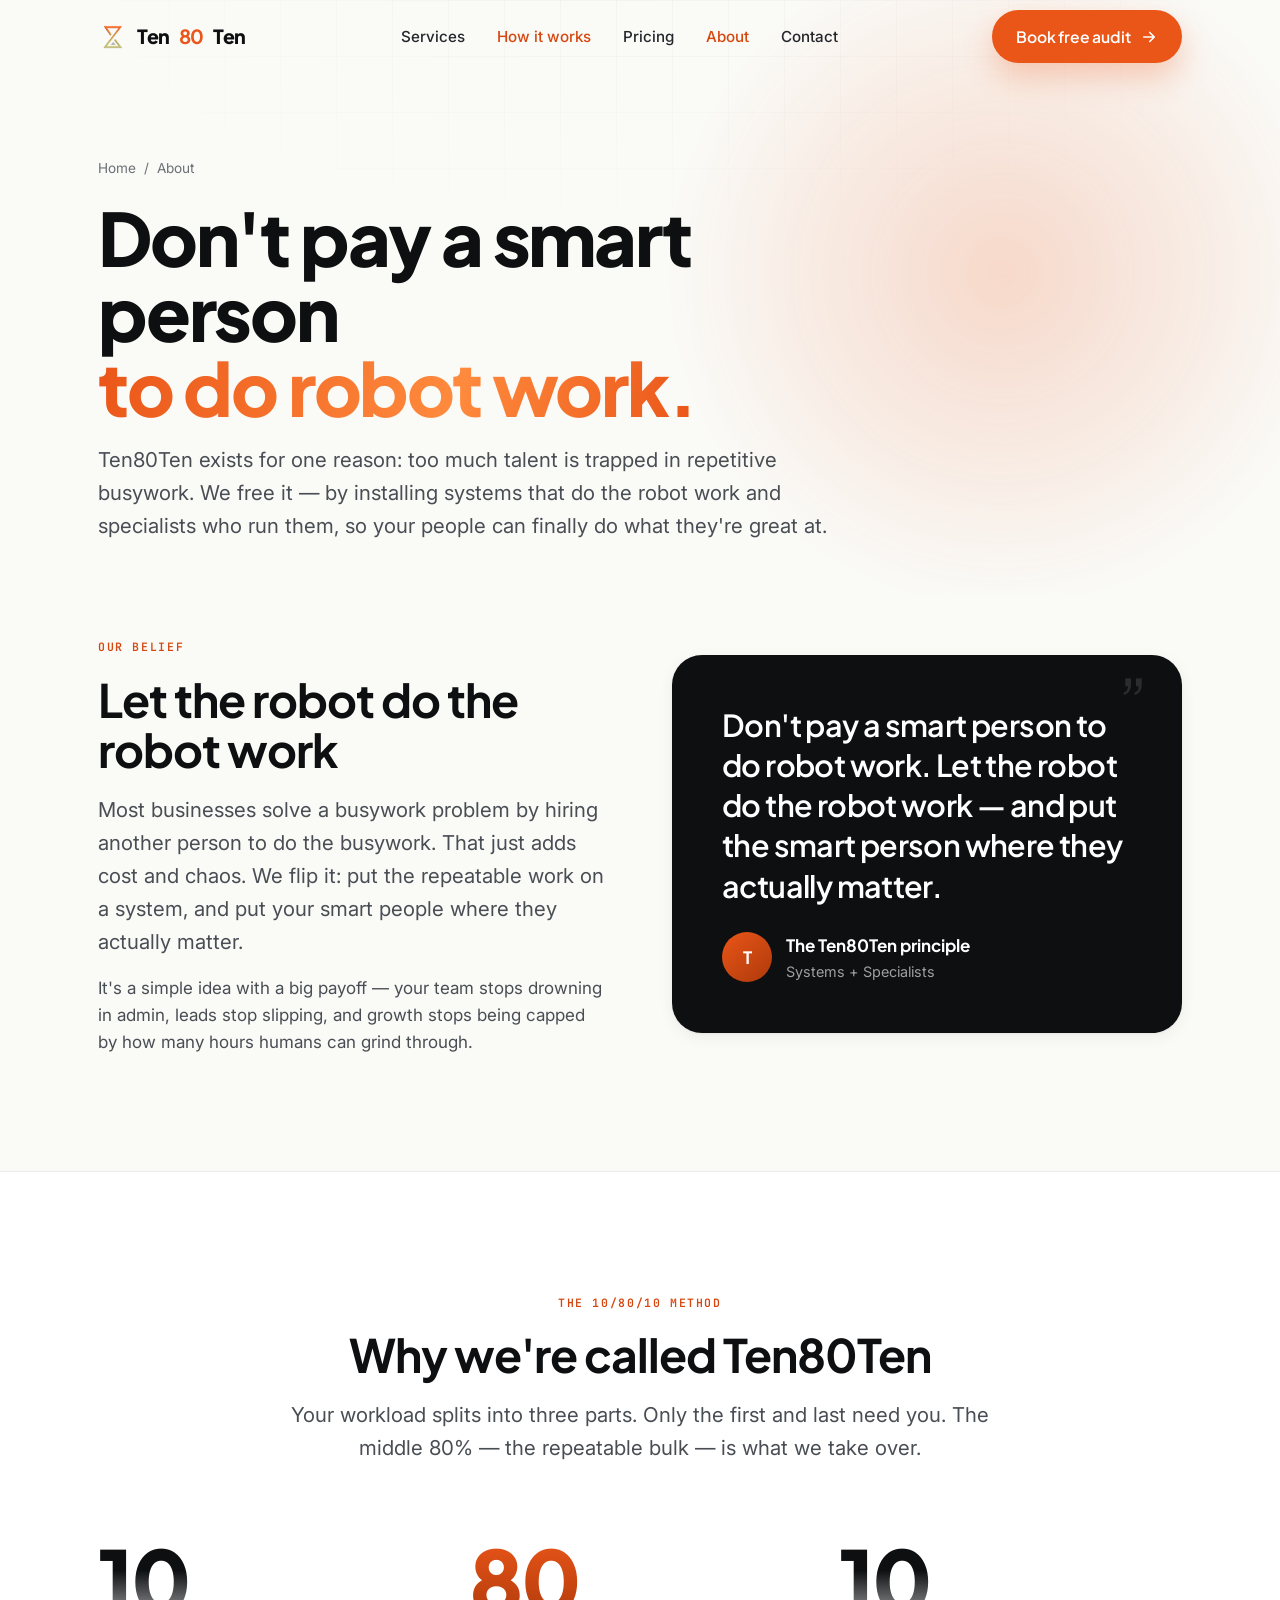
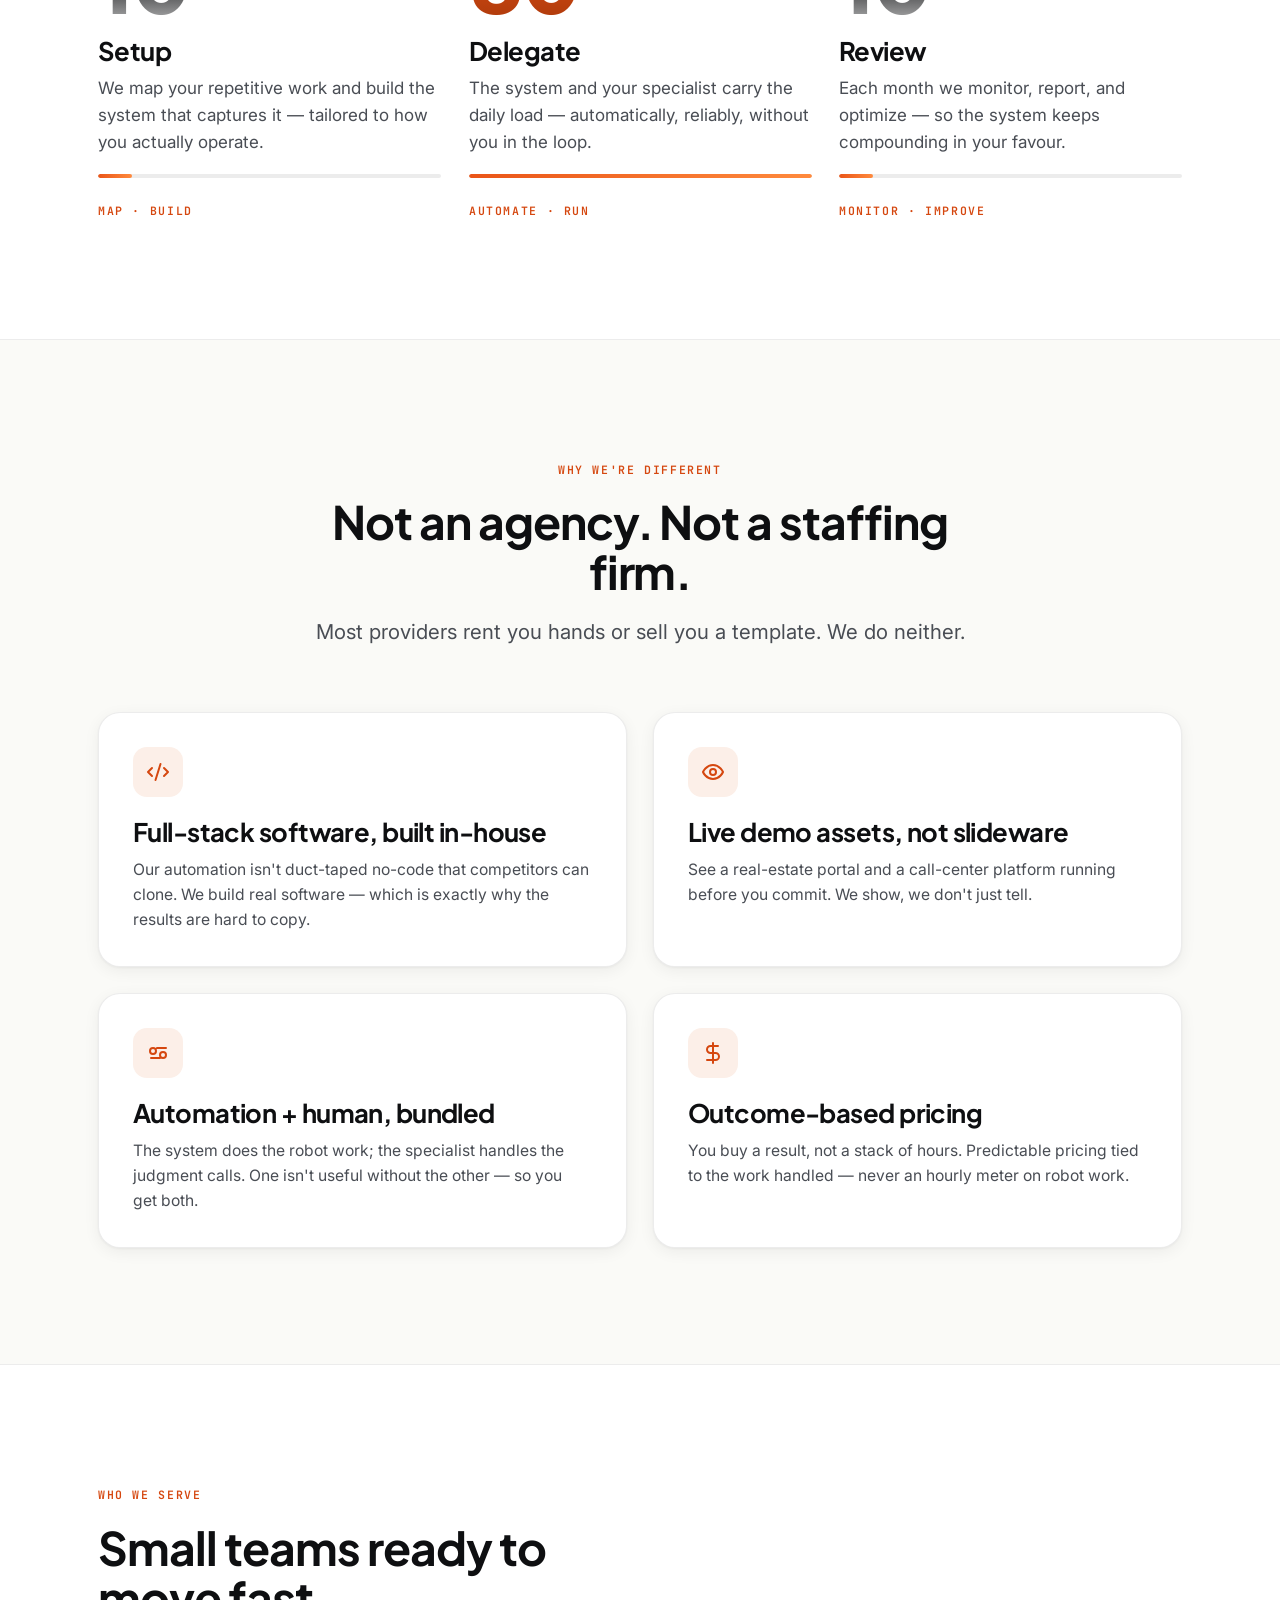
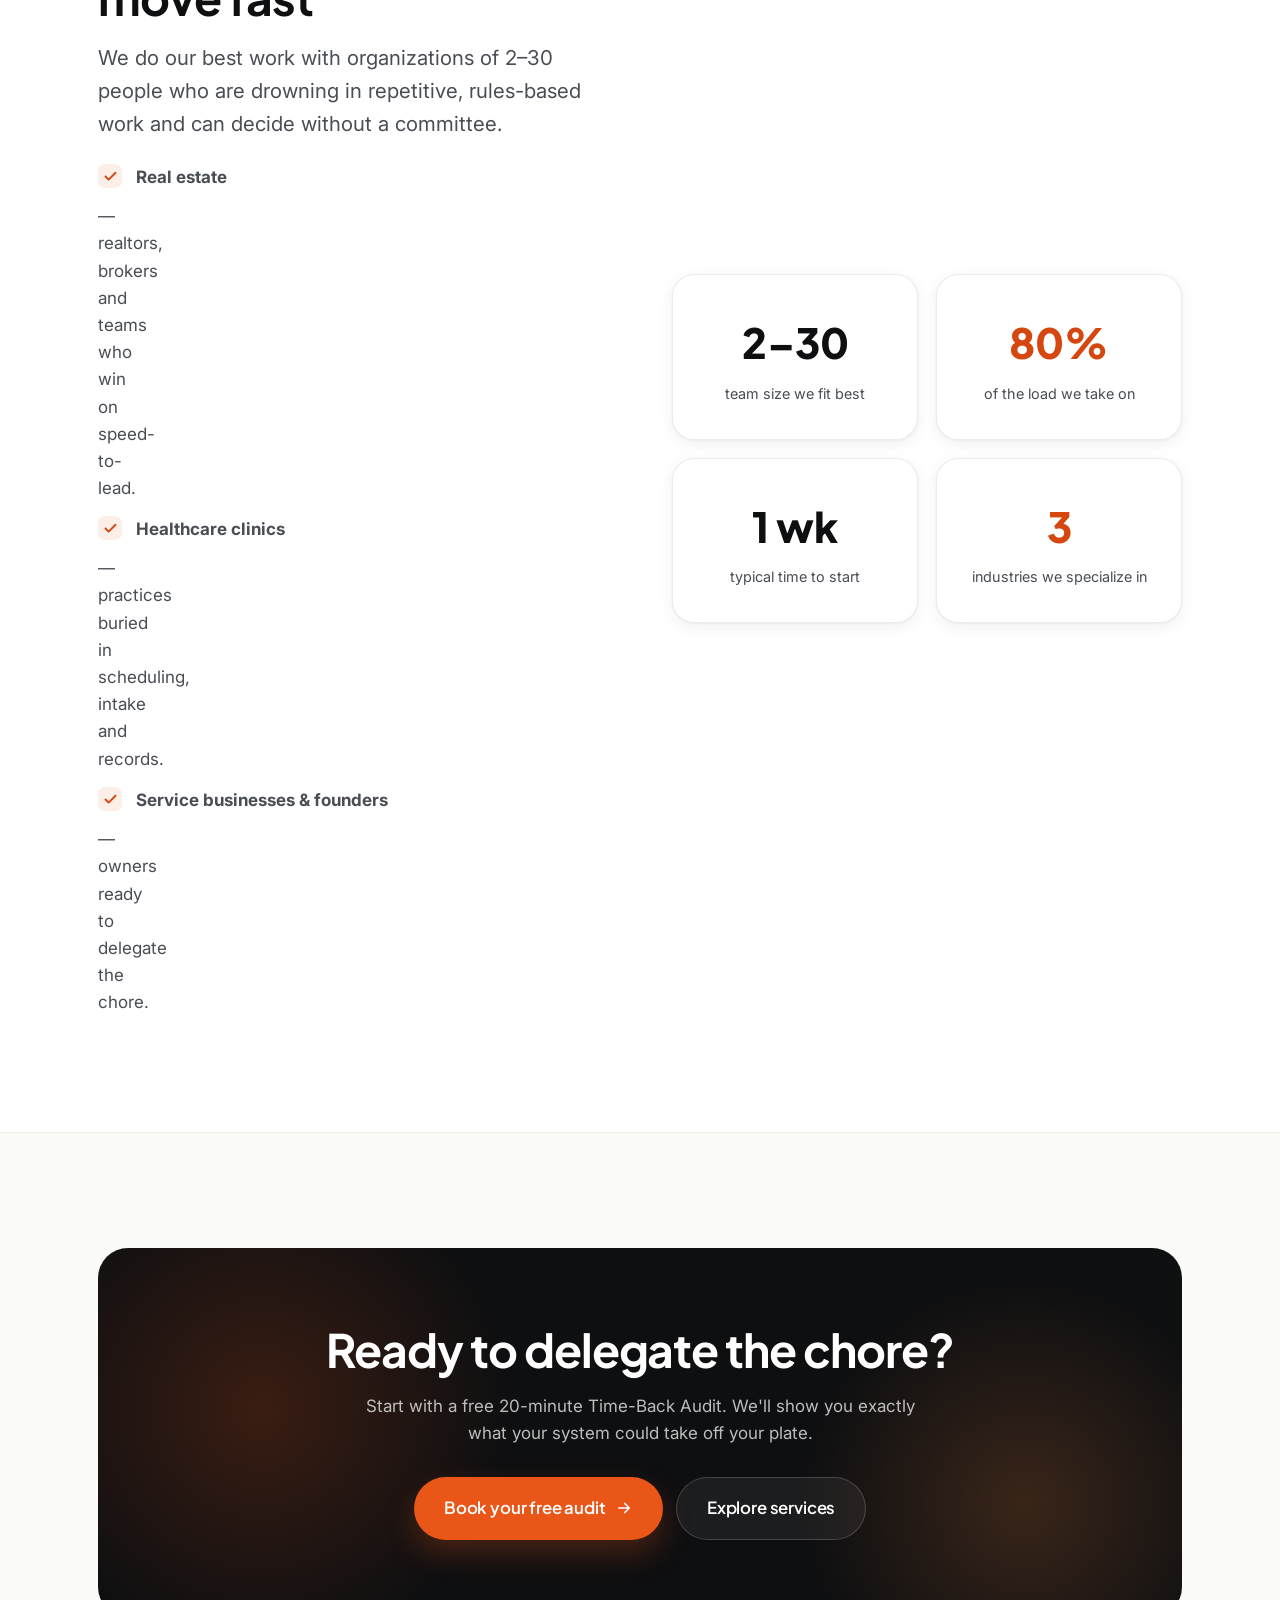
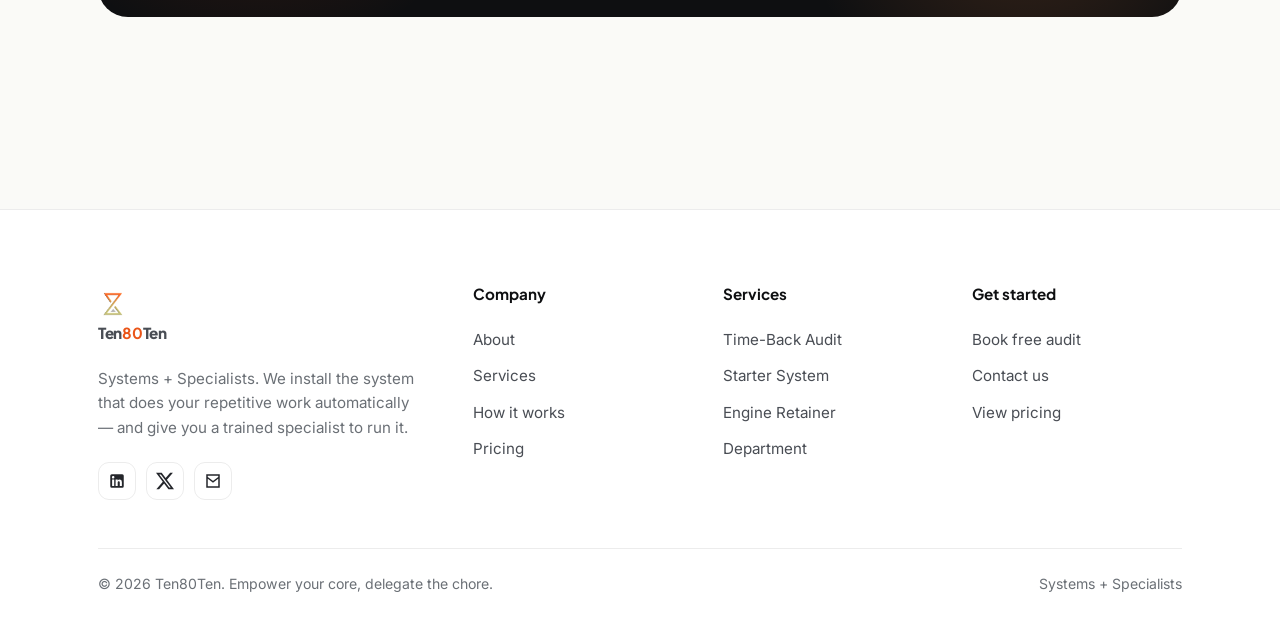
<file: about.html>
<!DOCTYPE html>
<html lang="en">
<head>
  <meta charset="UTF-8" />
  <meta name="viewport" content="width=device-width, initial-scale=1" />
  <title>About — The 10/80/10 method | Ten80Ten</title>
  <meta name="description" content="Why Ten80Ten exists: stop paying smart people to do robot work. The 10/80/10 method, our Systems + Specialists model, and what makes us different." />
  <link rel="preconnect" href="https://fonts.googleapis.com" />
  <link rel="preconnect" href="https://fonts.gstatic.com" crossorigin />
  <link href="https://fonts.googleapis.com/css2?family=Plus+Jakarta+Sans:wght@500;600;700;800&family=Inter:wght@400;500;600&family=JetBrains+Mono:wght@500;600&display=swap" rel="stylesheet" />
  <link rel="icon" type="image/svg+xml" href="data:image/svg+xml,%3Csvg%20viewBox%3D%220%200%2040%2044%22%20fill%3D%22none%22%20xmlns%3D%22http%3A%2F%2Fwww.w3.org%2F2000%2Fsvg%22%20role%3D%22img%22%20aria-label%3D%22Ten80Ten%22%3E%0A%20%20%3Cdefs%3E%0A%20%20%20%20%3ClinearGradient%20id%3D%22t8t-grad%22%20x1%3D%2220%22%20y1%3D%223%22%20x2%3D%2220%22%20y2%3D%2241%22%20gradientUnits%3D%22userSpaceOnUse%22%3E%0A%20%20%20%20%20%20%3Cstop%20stop-color%3D%22%23EA5518%22%2F%3E%0A%20%20%20%20%20%20%3Cstop%20offset%3D%220.45%22%20stop-color%3D%22%23F0762A%22%2F%3E%0A%20%20%20%20%20%20%3Cstop%20offset%3D%221%22%20stop-color%3D%22%23E2C06A%22%2F%3E%0A%20%20%20%20%3C%2FlinearGradient%3E%0A%20%20%3C%2Fdefs%3E%0A%20%20%3Cpath%20d%3D%22M5%204%20H35%20L20%2021%20Z%22%20fill%3D%22url(%23t8t-grad)%22%2F%3E%0A%20%20%3Cpath%20d%3D%22M20%2023%20L35%2040%20H5%20Z%22%20fill%3D%22url(%23t8t-grad)%22%2F%3E%0A%20%20%3Cpath%20d%3D%22M20%2030%20L25.5%2039.5%20H14.5%20Z%22%20fill%3D%22%23FBFBF9%22%2F%3E%0A%3C%2Fsvg%3E%0A" />
  <style>
/* ============================================================
   Ten80Ten — Design System
   "Systems + Specialists" — calm white, premium, orange accent
   ============================================================ */

/* ---------- Tokens ---------- */
:root {
  /* Surfaces */
  --bg:        #FAFAF7;   /* calm warm white */
  --bg-soft:   #F3F3EE;
  --surface:   #FFFFFF;
  --surface-2: #FBFBF9;

  /* Ink / text */
  --ink:    #0E0F11;      /* near-black headings */
  --ink-2:  #24262B;
  --body:   #494D54;      /* body text (>= 7:1 on white) */
  --muted:  #6B7076;      /* captions (>= 4.5:1 on white) */
  --faint:  #9AA0A6;

  /* Accent — orange (deep/premium calm) */
  --accent:      #EA5518;
  --accent-600:  #D5470F;
  --accent-700:  #AE3A0B;
  --accent-soft: #FCEFE8;
  --accent-tint: #F6DCCC;
  --glow:        rgba(234, 85, 24, 0.20);

  /* Lines & shadows */
  --line:     rgba(14, 15, 17, 0.08);
  --line-2:   rgba(14, 15, 17, 0.12);
  --shadow-sm: 0 1px 2px rgba(16, 18, 22, 0.04), 0 1px 1px rgba(16,18,22,0.03);
  --shadow:    0 4px 16px rgba(16, 18, 22, 0.06), 0 1px 3px rgba(16,18,22,0.05);
  --shadow-md: 0 12px 32px rgba(16, 18, 22, 0.08), 0 2px 8px rgba(16,18,22,0.05);
  --shadow-lg: 0 28px 60px rgba(16, 18, 22, 0.12), 0 6px 18px rgba(16,18,22,0.06);
  --shadow-accent: 0 14px 30px rgba(234, 85, 24, 0.26);

  /* Radius */
  --r-xs: 8px;
  --r-sm: 12px;
  --r:    16px;
  --r-lg: 22px;
  --r-xl: 30px;
  --pill: 999px;

  /* Type */
  --font-display: "Plus Jakarta Sans", system-ui, sans-serif;
  --font-body:    "Inter", system-ui, sans-serif;
  --font-mono:    "JetBrains Mono", ui-monospace, monospace;

  /* Layout */
  --container: 1180px;
  --gutter: clamp(20px, 5vw, 48px);
  --nav-h: 74px;

  /* Motion */
  --ease: cubic-bezier(0.22, 1, 0.36, 1);
  --ease-in: cubic-bezier(0.4, 0, 1, 1);
  --spring: cubic-bezier(0.34, 1.56, 0.64, 1);
}

/* ---------- Reset ---------- */
*, *::before, *::after { box-sizing: border-box; }
* { margin: 0; }
html { -webkit-text-size-adjust: 100%; scroll-behavior: smooth; }
@media (prefers-reduced-motion: reduce) { html { scroll-behavior: auto; } }

body {
  font-family: var(--font-body);
  background: var(--bg);
  color: var(--body);
  line-height: 1.6;
  font-size: 17px;
  -webkit-font-smoothing: antialiased;
  text-rendering: optimizeLegibility;
  overflow-x: hidden;
}

img, svg, video { display: block; max-width: 100%; }
a { color: inherit; text-decoration: none; }
button { font: inherit; color: inherit; cursor: pointer; border: none; background: none; }
ul { list-style: none; padding: 0; }
::selection { background: var(--accent); color: #fff; }

/* ---------- Typography ---------- */
h1, h2, h3, h4 {
  font-family: var(--font-display);
  color: var(--ink);
  line-height: 1.08;
  letter-spacing: -0.022em;
  font-weight: 700;
}
.h-display { font-size: clamp(2.6rem, 6vw, 4.6rem); font-weight: 800; line-height: 1.02; letter-spacing: -0.03em; }
h1 { font-size: clamp(2.2rem, 5vw, 3.6rem); }
h2 { font-size: clamp(1.9rem, 3.6vw, 2.9rem); }
h3 { font-size: clamp(1.25rem, 2vw, 1.6rem); line-height: 1.18; }
h4 { font-size: 1.1rem; line-height: 1.25; }

p { text-wrap: pretty; }
.lead { font-size: clamp(1.05rem, 1.6vw, 1.28rem); color: var(--body); line-height: 1.62; }

.mono-label {
  font-family: var(--font-mono);
  font-size: 0.72rem;
  font-weight: 600;
  letter-spacing: 0.14em;
  text-transform: uppercase;
  color: var(--accent-600);
}
.text-accent { color: var(--accent-600); }
.text-muted { color: var(--muted); }

/* gradient ink for emphasis words */
.ink-grad {
  background: linear-gradient(105deg, var(--accent) 0%, #FF8A3D 60%, var(--accent) 100%);
  -webkit-background-clip: text;
  background-clip: text;
  color: transparent;
}

/* ---------- Layout ---------- */
.container { width: 100%; max-width: var(--container); margin-inline: auto; padding-inline: var(--gutter); }
.section { padding-block: clamp(64px, 9vw, 130px); position: relative; }
.section-sm { padding-block: clamp(48px, 6vw, 80px); }
.stack > * + * { margin-top: 1.1rem; }

.section-head { max-width: 720px; margin-bottom: clamp(40px, 5vw, 64px); }
.section-head.center { margin-inline: auto; text-align: center; }
.section-head .mono-label { margin-bottom: 18px; display: inline-block; }
.section-head p { margin-top: 18px; }

.eyebrow {
  display: inline-flex; align-items: center; gap: 9px;
  padding: 7px 15px 7px 12px;
  background: var(--surface);
  border: 1px solid var(--line);
  border-radius: var(--pill);
  font-size: 0.82rem; font-weight: 600; color: var(--ink-2);
  box-shadow: var(--shadow-sm);
}
.eyebrow .dot {
  width: 8px; height: 8px; border-radius: 50%;
  background: var(--accent);
  box-shadow: 0 0 0 4px var(--accent-soft);
}

/* ---------- Buttons ---------- */
.btn {
  --pad-y: 14px; --pad-x: 24px;
  display: inline-flex; align-items: center; justify-content: center; gap: 9px;
  padding: var(--pad-y) var(--pad-x);
  border-radius: var(--pill);
  font-family: var(--font-display);
  font-weight: 600; font-size: 0.98rem;
  letter-spacing: -0.01em;
  white-space: nowrap;
  transition: transform .35s var(--spring), box-shadow .35s var(--ease), background .25s, color .25s;
  will-change: transform;
}
.btn svg { width: 18px; height: 18px; transition: transform .35s var(--ease); }
.btn-primary {
  background: var(--accent); color: #fff;
  box-shadow: var(--shadow-accent);
  position: relative; overflow: hidden;
}
.btn-primary::after {
  content: ""; position: absolute; inset: 0;
  background: linear-gradient(120deg, transparent 20%, rgba(255,255,255,.35) 50%, transparent 80%);
  transform: translateX(-120%); transition: transform .7s var(--ease);
}
.btn-primary:hover { background: var(--accent-600); box-shadow: 0 18px 38px rgba(234,85,24,.36); }
.btn-primary:hover::after { transform: translateX(120%); }
.btn-primary:hover svg { transform: translateX(3px); }
.btn-ghost {
  background: var(--surface); color: var(--ink);
  border: 1px solid var(--line-2);
  box-shadow: var(--shadow-sm);
}
.btn-ghost:hover { border-color: var(--ink); box-shadow: var(--shadow); }
.btn-dark { background: var(--ink); color: #fff; }
.btn-dark:hover { background: #000; box-shadow: var(--shadow-md); }
.btn-lg { --pad-y: 17px; --pad-x: 30px; font-size: 1.05rem; }
.btn-block { width: 100%; }
.btn:active { transform: scale(.97); }

.link-arrow {
  display: inline-flex; align-items: center; gap: 7px;
  font-weight: 600; color: var(--ink); font-family: var(--font-display);
  transition: gap .3s var(--ease), color .25s;
}
.link-arrow svg { width: 16px; height: 16px; transition: transform .3s var(--ease); }
.link-arrow:hover { color: var(--accent-600); gap: 11px; }

/* ---------- Navbar ---------- */
.nav {
  position: fixed; top: 0; left: 0; right: 0; z-index: 100;
  height: var(--nav-h);
  display: flex; align-items: center;
  transition: background .35s var(--ease), box-shadow .35s var(--ease), backdrop-filter .35s;
}
.nav.scrolled {
  background: rgba(250, 250, 247, 0.78);
  backdrop-filter: saturate(160%) blur(16px);
  -webkit-backdrop-filter: saturate(160%) blur(16px);
  box-shadow: 0 1px 0 var(--line);
}
.nav .container { display: flex; align-items: center; justify-content: space-between; gap: 20px; }
.brand { display: inline-flex; align-items: center; gap: 9px; font-family: var(--font-display); font-weight: 800; font-size: 1.22rem; color: var(--ink); letter-spacing: -0.02em; }
.brand-mark { width: 30px; height: 33px; object-fit: contain; flex-shrink: 0; transition: transform .4s var(--spring); }
.brand:hover .brand-mark { transform: rotate(8deg) scale(1.05); }
.brand b { color: var(--accent); }
.footer .brand-mark, .cta-band .brand-mark { filter: none; }

.nav-links { display: flex; align-items: center; gap: 4px; }
.nav-links a {
  padding: 9px 14px; border-radius: var(--pill);
  font-weight: 500; font-size: 0.95rem; color: var(--ink-2);
  transition: background .25s, color .25s;
}
.nav-links a:hover { background: rgba(14,15,17,.05); color: var(--ink); }
.nav-links a.active { color: var(--accent-600); }
.nav-cta { display: flex; align-items: center; gap: 10px; }

.nav-toggle { display: none; width: 44px; height: 44px; border-radius: 12px; position: relative; }
.nav-toggle span { position: absolute; left: 11px; right: 11px; height: 2px; background: var(--ink); border-radius: 2px; transition: transform .35s var(--ease), opacity .25s; }
.nav-toggle span:nth-child(1) { top: 16px; }
.nav-toggle span:nth-child(2) { top: 22px; }
.nav-toggle span:nth-child(3) { top: 28px; }
body.menu-open .nav-toggle span:nth-child(1) { transform: translateY(6px) rotate(45deg); }
body.menu-open .nav-toggle span:nth-child(2) { opacity: 0; }
body.menu-open .nav-toggle span:nth-child(3) { transform: translateY(-6px) rotate(-45deg); }

/* mobile menu */
.mobile-menu {
  position: fixed; inset: var(--nav-h) 0 0; z-index: 99;
  background: rgba(250,250,247,.96);
  backdrop-filter: blur(20px); -webkit-backdrop-filter: blur(20px);
  display: flex; flex-direction: column; padding: 28px var(--gutter) 40px;
  transform: translateY(-12px); opacity: 0; pointer-events: none;
  transition: opacity .35s var(--ease), transform .35s var(--ease);
}
body.menu-open .mobile-menu { opacity: 1; transform: none; pointer-events: auto; }
.mobile-menu a.m-link { padding: 16px 4px; font-family: var(--font-display); font-weight: 600; font-size: 1.5rem; color: var(--ink); border-bottom: 1px solid var(--line); }
.mobile-menu a.m-link:active { color: var(--accent-600); }
.mobile-menu .btn { margin-top: 28px; }

/* ---------- Hero ---------- */
.hero { position: relative; padding-top: calc(var(--nav-h) + clamp(40px, 7vw, 90px)); padding-bottom: clamp(60px, 8vw, 110px); overflow: hidden; }
.hero-glow {
  position: absolute; z-index: 0; pointer-events: none;
  width: 60vw; max-width: 760px; aspect-ratio: 1;
  top: -18%; right: -8%;
  background: radial-gradient(circle, var(--glow), transparent 62%);
  filter: blur(8px);
}
.hero-glow.two { left: -16%; right: auto; top: 36%; width: 44vw; background: radial-gradient(circle, rgba(255,138,61,.16), transparent 65%); }
.hero-grid-bg {
  position: absolute; inset: 0; z-index: 0; pointer-events: none;
  background-image: linear-gradient(var(--line) 1px, transparent 1px), linear-gradient(90deg, var(--line) 1px, transparent 1px);
  background-size: 56px 56px;
  mask-image: radial-gradient(ellipse 70% 60% at 50% 0%, #000 0%, transparent 75%);
  -webkit-mask-image: radial-gradient(ellipse 70% 60% at 50% 0%, #000 0%, transparent 75%);
  opacity: .55;
}
.hero .container { position: relative; z-index: 1; }
.hero-layout { display: grid; grid-template-columns: 1.05fr 0.95fr; gap: clamp(32px, 5vw, 64px); align-items: center; }
.hero-copy { max-width: 620px; }
.hero h1 { margin-top: 22px; }
.hero .lead { margin-top: 22px; max-width: 540px; }
.hero-actions { display: flex; flex-wrap: wrap; gap: 14px; margin-top: 32px; }
.hero-assure { display: flex; flex-wrap: wrap; gap: 18px; margin-top: 24px; color: var(--muted); font-size: 0.9rem; }
.hero-assure span { display: inline-flex; align-items: center; gap: 7px; }
.hero-assure svg { width: 16px; height: 16px; color: var(--accent); }

/* ---------- Cards ---------- */
.card {
  background: var(--surface);
  border: 1px solid var(--line);
  border-radius: var(--r-lg);
  padding: clamp(24px, 3vw, 34px);
  box-shadow: var(--shadow);
  transition: transform .45s var(--ease), box-shadow .45s var(--ease), border-color .45s;
  position: relative;
}
.card.hoverable:hover { transform: translateY(-6px); box-shadow: var(--shadow-lg); border-color: var(--line-2); }
.card-icon {
  width: 50px; height: 50px; border-radius: 14px;
  display: grid; place-items: center; margin-bottom: 20px;
  background: var(--accent-soft); color: var(--accent-600);
}
.card-icon svg { width: 24px; height: 24px; }
.card h3 { margin-bottom: 10px; }
.card p { color: var(--body); font-size: 0.98rem; }

/* glow dashboard card (hero visual) */
.glass-panel {
  background: linear-gradient(165deg, #fff, #fbfbf9);
  border: 1px solid var(--line);
  border-radius: var(--r-xl);
  box-shadow: var(--shadow-lg);
  padding: 20px;
  position: relative;
}

/* ---------- Grids ---------- */
.grid { display: grid; gap: clamp(18px, 2.4vw, 26px); }
.grid-2 { grid-template-columns: repeat(2, 1fr); }
.grid-3 { grid-template-columns: repeat(3, 1fr); }
.grid-4 { grid-template-columns: repeat(4, 1fr); }

/* Bento */
.bento { display: grid; grid-template-columns: repeat(4, 1fr); gap: clamp(16px, 2vw, 22px); }
.bento .span-2 { grid-column: span 2; }
.bento .row-2 { grid-row: span 2; }

/* ---------- Marquee ---------- */
.marquee { overflow: hidden; -webkit-mask-image: linear-gradient(90deg, transparent, #000 12%, #000 88%, transparent); mask-image: linear-gradient(90deg, transparent, #000 12%, #000 88%, transparent); }
.marquee-track { display: flex; gap: 56px; width: max-content; animation: marquee 32s linear infinite; }
.marquee:hover .marquee-track { animation-play-state: paused; }
.marquee-item { display: inline-flex; align-items: center; gap: 10px; font-family: var(--font-display); font-weight: 600; color: var(--muted); font-size: 1.05rem; white-space: nowrap; }
.marquee-item svg { width: 20px; height: 20px; color: var(--faint); }
@keyframes marquee { to { transform: translateX(-50%); } }

/* ---------- 10/80/10 framework ---------- */
.framework { display: grid; grid-template-columns: repeat(3, 1fr); gap: clamp(18px, 2.4vw, 28px); }
.fw-step { position: relative; padding-top: 8px; }
.fw-num {
  font-family: var(--font-display); font-weight: 800;
  font-size: clamp(3.4rem, 7vw, 5.4rem); line-height: 1;
  letter-spacing: -0.04em;
  background: linear-gradient(180deg, var(--ink) 0%, var(--ink) 40%, rgba(14,15,17,.35) 100%);
  -webkit-background-clip: text; background-clip: text; color: transparent;
}
.fw-step.accent .fw-num { background: linear-gradient(180deg, var(--accent) 0%, var(--accent-700) 100%); -webkit-background-clip: text; background-clip: text; }
.fw-step h3 { margin: 14px 0 8px; }
.fw-bar { height: 4px; border-radius: 4px; background: var(--line); margin: 18px 0; overflow: hidden; }
.fw-bar i { display: block; height: 100%; border-radius: 4px; background: linear-gradient(90deg, var(--accent), #FF8A3D); width: 0; transition: width 1.1s var(--ease); }

/* ---------- Stats / counters ---------- */
.stats { display: grid; grid-template-columns: repeat(4, 1fr); gap: clamp(18px, 3vw, 36px); }
.stat .num { font-family: var(--font-display); font-weight: 800; font-size: clamp(2.4rem, 4.5vw, 3.4rem); color: var(--ink); letter-spacing: -0.03em; line-height: 1; }
.stat .num .suffix { color: var(--accent); }
.stat p { margin-top: 10px; color: var(--muted); font-size: 0.95rem; }

/* ---------- Process timeline ---------- */
.timeline { position: relative; display: grid; gap: 6px; }
.tl-row { display: grid; grid-template-columns: 56px 1fr; gap: 20px; padding: 22px 0; border-top: 1px solid var(--line); align-items: start; }
.tl-row:last-child { border-bottom: 1px solid var(--line); }
.tl-badge { width: 48px; height: 48px; border-radius: 14px; background: var(--ink); color: #fff; font-family: var(--font-mono); font-weight: 600; display: grid; place-items: center; font-size: 0.95rem; }
.tl-row.accent .tl-badge { background: var(--accent); box-shadow: var(--shadow-accent); }
.tl-body h3 { margin-bottom: 8px; }
.tl-body p { color: var(--body); max-width: 640px; }

/* ---------- Pricing ---------- */
.price-card { display: flex; flex-direction: column; }
.price-card.featured { border-color: var(--accent); box-shadow: var(--shadow-lg); }
.price-card.featured::before {
  content: "Most popular"; position: absolute; top: -12px; left: 50%; transform: translateX(-50%);
  background: var(--accent); color: #fff; font-size: 0.72rem; font-weight: 700; letter-spacing: .04em;
  padding: 6px 14px; border-radius: var(--pill); font-family: var(--font-display);
  box-shadow: var(--shadow-accent);
}
.price-card .tier { font-family: var(--font-display); font-weight: 700; color: var(--ink); font-size: 1.15rem; }
.price-card .price { display: flex; align-items: baseline; gap: 6px; margin: 14px 0 4px; }
.price-card .price .amt { font-family: var(--font-display); font-weight: 800; font-size: 2.5rem; color: var(--ink); letter-spacing: -.03em; }
.price-card .price .per { color: var(--muted); font-size: 0.92rem; }
.price-card .desc { color: var(--muted); font-size: 0.92rem; min-height: 40px; }
.feature-list { display: grid; gap: 12px; margin: 24px 0; }
.feature-list li { display: grid; grid-template-columns: 22px 1fr; gap: 10px; align-items: start; color: var(--body); font-size: 0.95rem; }
.feature-list svg { width: 20px; height: 20px; color: var(--accent); margin-top: 1px; }
.price-card .btn { margin-top: auto; }

/* ---------- Accordion / FAQ ---------- */
.faq { display: grid; gap: 0; max-width: 820px; margin-inline: auto; }
.faq-item { border-bottom: 1px solid var(--line); }
.faq-q { width: 100%; display: flex; align-items: center; justify-content: space-between; gap: 20px; padding: 26px 4px; text-align: left; font-family: var(--font-display); font-weight: 600; font-size: clamp(1.05rem, 1.6vw, 1.2rem); color: var(--ink); }
.faq-icon { width: 30px; height: 30px; border-radius: 50%; border: 1px solid var(--line-2); display: grid; place-items: center; flex-shrink: 0; transition: background .3s, border-color .3s, transform .3s var(--ease); position: relative; }
.faq-icon::before, .faq-icon::after { content: ""; position: absolute; background: var(--ink); border-radius: 2px; transition: transform .3s var(--ease), background .3s; }
.faq-icon::before { width: 12px; height: 2px; }
.faq-icon::after { width: 2px; height: 12px; }
.faq-item.open .faq-icon { background: var(--accent); border-color: var(--accent); }
.faq-item.open .faq-icon::before, .faq-item.open .faq-icon::after { background: #fff; }
.faq-item.open .faq-icon::after { transform: scaleY(0); }
.faq-a { overflow: hidden; height: 0; transition: height .4s var(--ease); }
.faq-a-inner { padding: 0 4px 26px; color: var(--body); max-width: 680px; }

/* ---------- Split feature ---------- */
.split { display: grid; grid-template-columns: 1fr 1fr; gap: clamp(32px, 5vw, 72px); align-items: center; }
.split.reverse .split-visual { order: 2; }
.check-list { display: grid; gap: 14px; margin-top: 24px; }
.check-list li { display: grid; grid-template-columns: 26px 1fr; gap: 12px; align-items: start; color: var(--body); }
.check-list .ck { width: 24px; height: 24px; border-radius: 7px; background: var(--accent-soft); color: var(--accent-600); display: grid; place-items: center; flex-shrink: 0; }
.check-list .ck svg { width: 15px; height: 15px; }

/* ---------- CTA band ---------- */
.cta-band { position: relative; overflow: hidden; border-radius: var(--r-xl); padding: clamp(44px, 6vw, 80px); background: var(--ink); color: #fff; text-align: center; }
.cta-band h2 { color: #fff; }
.cta-band p { color: rgba(255,255,255,.72); max-width: 560px; margin: 18px auto 30px; }
.cta-band .glow-a { position: absolute; width: 50%; aspect-ratio: 1; border-radius: 50%; background: radial-gradient(circle, var(--glow), transparent 65%); top: -30%; left: -10%; }
.cta-band .glow-b { position: absolute; width: 45%; aspect-ratio: 1; border-radius: 50%; background: radial-gradient(circle, rgba(255,138,61,.18), transparent 65%); bottom: -35%; right: -8%; }
.cta-band .container, .cta-band > * { position: relative; z-index: 1; }
.cta-actions { display: flex; gap: 14px; justify-content: center; flex-wrap: wrap; }

/* ---------- Quote / testimonial ---------- */
.quote-card { background: var(--surface); border: 1px solid var(--line); border-radius: var(--r-xl); padding: clamp(30px, 4vw, 50px); box-shadow: var(--shadow); position: relative; }
.quote-card .qmark { font-family: var(--font-display); font-size: 4.5rem; line-height: .6; color: var(--accent-tint); position: absolute; top: 26px; right: 34px; }
.quote-card blockquote { font-family: var(--font-display); font-weight: 600; font-size: clamp(1.3rem, 2.6vw, 1.9rem); line-height: 1.32; color: var(--ink); letter-spacing: -0.02em; }
.quote-meta { display: flex; align-items: center; gap: 14px; margin-top: 26px; }
.quote-avatar { width: 50px; height: 50px; border-radius: 50%; background: linear-gradient(140deg, var(--accent), var(--accent-700)); display: grid; place-items: center; color: #fff; font-family: var(--font-display); font-weight: 700; }
.quote-meta b { color: var(--ink); font-family: var(--font-display); }
.quote-meta span { display: block; color: var(--muted); font-size: 0.9rem; }

/* ---------- Forms ---------- */
.form { display: grid; gap: 18px; }
.field { display: grid; gap: 8px; }
.field label { font-weight: 600; font-size: 0.9rem; color: var(--ink-2); font-family: var(--font-display); }
.field label .req { color: var(--accent); }
.field input, .field textarea, .field select {
  font: inherit; font-size: 1rem; color: var(--ink);
  background: var(--surface); border: 1px solid var(--line-2);
  border-radius: var(--r-sm); padding: 14px 16px; width: 100%;
  transition: border-color .25s, box-shadow .25s, background .25s;
}
.field textarea { min-height: 130px; resize: vertical; }
.field input::placeholder, .field textarea::placeholder { color: var(--faint); }
.field input:focus, .field textarea:focus, .field select:focus { outline: none; border-color: var(--accent); box-shadow: 0 0 0 4px var(--accent-soft); }
.field.invalid input, .field.invalid textarea { border-color: #E23B3B; box-shadow: 0 0 0 4px rgba(226,59,59,.1); }
.field .err { color: #C92F2F; font-size: 0.82rem; display: none; }
.field.invalid .err { display: block; }
.row-2 { display: grid; grid-template-columns: 1fr 1fr; gap: 18px; }
.form-note { color: var(--muted); font-size: 0.85rem; }
.form-success {
  display: none; align-items: center; gap: 14px;
  background: var(--accent-soft); border: 1px solid var(--accent-tint);
  border-radius: var(--r); padding: 18px 20px; color: var(--accent-700);
}
.form-success.show { display: flex; }
.form-success svg { width: 24px; height: 24px; flex-shrink: 0; color: var(--accent-600); }

/* ---------- Contact split panel ---------- */
.contact-info { display: grid; gap: 22px; align-content: start; }
.info-row { display: grid; grid-template-columns: 46px 1fr; gap: 16px; align-items: start; }
.info-row .ic { width: 46px; height: 46px; border-radius: 13px; background: var(--surface); border: 1px solid var(--line); display: grid; place-items: center; color: var(--accent-600); box-shadow: var(--shadow-sm); }
.info-row .ic svg { width: 22px; height: 22px; }
.info-row b { color: var(--ink); font-family: var(--font-display); display: block; }
.info-row a, .info-row p { color: var(--body); }

/* ---------- Footer ---------- */
.footer { background: var(--surface); border-top: 1px solid var(--line); padding-block: clamp(48px, 6vw, 72px) 32px; margin-top: clamp(40px, 6vw, 80px); }
.footer-grid { display: grid; grid-template-columns: 1.6fr 1fr 1fr 1fr; gap: 40px; }
.footer .brand { margin-bottom: 16px; }
.footer-about { color: var(--muted); font-size: 0.95rem; max-width: 320px; }
.footer h5 { font-family: var(--font-display); font-weight: 700; color: var(--ink); font-size: 0.95rem; margin-bottom: 16px; }
.footer-col a { display: block; color: var(--body); padding: 6px 0; font-size: 0.95rem; transition: color .2s, padding-left .25s var(--ease); }
.footer-col a:hover { color: var(--accent-600); padding-left: 5px; }
.footer-bottom { display: flex; justify-content: space-between; align-items: center; gap: 16px; margin-top: 48px; padding-top: 24px; border-top: 1px solid var(--line); color: var(--muted); font-size: 0.88rem; flex-wrap: wrap; }
.footer-socials { display: flex; gap: 10px; }
.footer-socials a { width: 38px; height: 38px; border-radius: 11px; border: 1px solid var(--line); display: grid; place-items: center; color: var(--ink-2); transition: background .25s, color .25s, transform .25s; }
.footer-socials a:hover { background: var(--accent); color: #fff; transform: translateY(-2px); border-color: var(--accent); }
.footer-socials svg { width: 18px; height: 18px; }

/* ---------- Page hero (inner pages) ---------- */
.page-hero { position: relative; padding-top: calc(var(--nav-h) + clamp(48px, 7vw, 84px)); padding-bottom: clamp(32px, 4vw, 56px); overflow: hidden; }
.page-hero .hero-grid-bg { opacity: .4; }
.page-hero-inner { position: relative; z-index: 1; max-width: 760px; }
.page-hero h1 { margin: 20px 0 18px; }
.breadcrumb { font-size: 0.85rem; color: var(--muted); }
.breadcrumb a:hover { color: var(--accent-600); }

/* ---------- Pill list / chips ---------- */
.chips { display: flex; flex-wrap: wrap; gap: 10px; }
.chip { display: inline-flex; align-items: center; gap: 8px; padding: 9px 16px; background: var(--surface); border: 1px solid var(--line); border-radius: var(--pill); font-weight: 500; font-size: 0.92rem; color: var(--ink-2); box-shadow: var(--shadow-sm); }
.chip svg { width: 16px; height: 16px; color: var(--accent); }

/* ---------- Reveal animations ---------- */
[data-reveal] { opacity: 0; transform: translateY(26px); transition: opacity .7s var(--ease), transform .7s var(--ease); will-change: opacity, transform; }
[data-reveal="left"] { transform: translateX(-30px); }
[data-reveal="right"] { transform: translateX(30px); }
[data-reveal="scale"] { transform: scale(.95); }
[data-reveal].in { opacity: 1; transform: none; }

.float-y { animation: floaty 6s ease-in-out infinite; }
@keyframes floaty { 0%,100% { transform: translateY(0); } 50% { transform: translateY(-12px); } }

/* ---------- Responsive ---------- */
@media (max-width: 1024px) {
  .footer-grid { grid-template-columns: 1.4fr 1fr 1fr; }
  .footer-col.hide-lg { display: none; }
}
@media (max-width: 900px) {
  .hero-layout { grid-template-columns: 1fr; }
  .hero-visual { order: -1; max-width: 520px; }
  .split { grid-template-columns: 1fr; }
  .split.reverse .split-visual { order: -1; }
  .grid-4 { grid-template-columns: repeat(2, 1fr); }
  .bento { grid-template-columns: repeat(2, 1fr); }
  .bento .span-2 { grid-column: span 2; }
  .stats { grid-template-columns: repeat(2, 1fr); }
  .nav-links, .nav-cta .btn { display: none; }
  .nav-toggle { display: block; }
}
@media (max-width: 680px) {
  body { font-size: 16px; }
  .grid-2, .grid-3, .framework, .row-2 { grid-template-columns: 1fr; }
  .bento { grid-template-columns: 1fr; }
  .bento .span-2, .bento .row-2 { grid-column: auto; grid-row: auto; }
  .footer-grid { grid-template-columns: 1fr 1fr; }
  .footer-col.about-col { grid-column: 1 / -1; }
  .stats { grid-template-columns: 1fr 1fr; gap: 28px 18px; }
  .cta-actions, .hero-actions { width: 100%; }
  .hero-actions .btn { flex: 1; }
  .footer-bottom { flex-direction: column; align-items: flex-start; }
}

@media (prefers-reduced-motion: reduce) {
  *, *::before, *::after { animation-duration: .001ms !important; animation-iteration-count: 1 !important; transition-duration: .001ms !important; }
  [data-reveal] { opacity: 1 !important; transform: none !important; }
  .marquee-track { animation: none; }
}

  </style>
</head>
<body>

  <header class="nav">
    <div class="container">
      <a href="index.html" class="brand" aria-label="Ten80Ten home">
        <img class="brand-mark" src="assets/img/ten80ten-mark.webp" alt="" width="30" height="33" />
        Ten<b>80</b>Ten
      </a>
      <nav class="nav-links" aria-label="Primary">
        <a href="services.html" data-nav="services.html">Services</a>
        <a href="about.html#framework" data-nav="about.html">How it works</a>
        <a href="pricing.html" data-nav="pricing.html">Pricing</a>
        <a href="about.html" data-nav="about.html">About</a>
        <a href="contact.html" data-nav="contact.html">Contact</a>
      </nav>
      <div class="nav-cta">
        <a href="contact.html" class="btn btn-primary" data-magnetic>Book free audit
          <svg viewBox="0 0 24 24" fill="none" stroke="currentColor" stroke-width="2.2" stroke-linecap="round" stroke-linejoin="round" aria-hidden="true"><path d="M5 12h14M13 6l6 6-6 6"/></svg>
        </a>
        <button class="nav-toggle" aria-label="Open menu" aria-expanded="false"><span></span><span></span><span></span></button>
      </div>
    </div>
  </header>

  <div class="mobile-menu" aria-label="Mobile navigation">
    <a href="services.html" class="m-link">Services</a>
    <a href="about.html#framework" class="m-link">How it works</a>
    <a href="pricing.html" class="m-link">Pricing</a>
    <a href="about.html" class="m-link">About</a>
    <a href="contact.html" class="m-link">Contact</a>
    <a href="contact.html" class="btn btn-primary btn-lg btn-block">Book free Time-Back Audit</a>
  </div>

  <main>
    <!-- PAGE HERO -->
    <section class="page-hero">
      <div class="hero-grid-bg"></div>
      <div class="hero-glow" data-parallax="-18"></div>
      <div class="container">
        <div class="page-hero-inner" style="max-width:760px">
          <p class="breadcrumb" data-reveal><a href="index.html">Home</a> &nbsp;/&nbsp; About</p>
          <h1 class="h-display" data-reveal data-delay="60">Don't pay a smart person<br><span class="ink-grad">to do robot work.</span></h1>
          <p class="lead" data-reveal data-delay="140">Ten80Ten exists for one reason: too much talent is trapped in repetitive busywork. We free it — by installing systems that do the robot work and specialists who run them, so your people can finally do what they're great at.</p>
        </div>
      </div>
    </section>

    <!-- STORY / PHILOSOPHY -->
    <section class="section" style="padding-top:clamp(20px,3vw,40px)">
      <div class="container">
        <div class="split">
          <div class="split-copy" data-reveal="left">
            <span class="mono-label">Our belief</span>
            <h2 style="margin-top:16px">Let the robot do the robot work</h2>
            <p class="lead" style="margin-top:18px">Most businesses solve a busywork problem by hiring another person to do the busywork. That just adds cost and chaos. We flip it: put the repeatable work on a system, and put your smart people where they actually matter.</p>
            <p style="margin-top:16px">It's a simple idea with a big payoff — your team stops drowning in admin, leads stop slipping, and growth stops being capped by how many hours humans can grind through.</p>
          </div>
          <div class="split-visual" data-reveal="right">
            <div class="quote-card" style="background:var(--ink);border:none">
              <span class="qmark" style="color:rgba(255,255,255,.12)">&rdquo;</span>
              <blockquote style="color:#fff">Don't pay a smart person to do robot work. Let the robot do the robot work — and put the smart person where they actually matter.</blockquote>
              <div class="quote-meta">
                <div class="quote-avatar">T</div>
                <div><b style="color:#fff">The Ten80Ten principle</b><span style="color:rgba(255,255,255,.6)">Systems + Specialists</span></div>
              </div>
            </div>
          </div>
        </div>
      </div>
    </section>

    <!-- 10/80/10 FRAMEWORK -->
    <section class="section" id="framework" style="background:var(--surface);border-block:1px solid var(--line)">
      <div class="container">
        <div class="section-head center">
          <span class="mono-label" data-reveal>The 10/80/10 method</span>
          <h2 data-reveal data-delay="60">Why we're called Ten80Ten</h2>
          <p class="lead" data-reveal data-delay="120">Your workload splits into three parts. Only the first and last need you. The middle 80% — the repeatable bulk — is what we take over.</p>
        </div>
        <div class="framework" data-stagger="120">
          <div class="fw-step" data-reveal>
            <div class="fw-num">10</div>
            <h3>Setup</h3>
            <p>We map your repetitive work and build the system that captures it — tailored to how you actually operate.</p>
            <div class="fw-bar"><i data-w="10%"></i></div>
            <span class="mono-label">map · build</span>
          </div>
          <div class="fw-step accent" data-reveal>
            <div class="fw-num">80</div>
            <h3>Delegate</h3>
            <p>The system and your specialist carry the daily load — automatically, reliably, without you in the loop.</p>
            <div class="fw-bar"><i data-w="100%"></i></div>
            <span class="mono-label">automate · run</span>
          </div>
          <div class="fw-step" data-reveal>
            <div class="fw-num">10</div>
            <h3>Review</h3>
            <p>Each month we monitor, report, and optimize — so the system keeps compounding in your favour.</p>
            <div class="fw-bar"><i data-w="10%"></i></div>
            <span class="mono-label">monitor · improve</span>
          </div>
        </div>
      </div>
    </section>

    <!-- DIFFERENTIATORS -->
    <section class="section">
      <div class="container">
        <div class="section-head center">
          <span class="mono-label" data-reveal>Why we're different</span>
          <h2 data-reveal data-delay="60">Not an agency. Not a staffing firm.</h2>
          <p class="lead" data-reveal data-delay="120">Most providers rent you hands or sell you a template. We do neither.</p>
        </div>
        <div class="grid grid-2" data-stagger="100">
          <article class="card hoverable" data-reveal>
            <div class="card-icon"><svg viewBox="0 0 24 24" fill="none" stroke="currentColor" stroke-width="2" stroke-linecap="round" stroke-linejoin="round" aria-hidden="true"><path d="m18 16 4-4-4-4M6 8l-4 4 4 4M14.5 4l-5 16"/></svg></div>
            <h3>Full-stack software, built in-house</h3>
            <p>Our automation isn't duct-taped no-code that competitors can clone. We build real software — which is exactly why the results are hard to copy.</p>
          </article>
          <article class="card hoverable" data-reveal>
            <div class="card-icon"><svg viewBox="0 0 24 24" fill="none" stroke="currentColor" stroke-width="2" stroke-linecap="round" stroke-linejoin="round" aria-hidden="true"><path d="M2 12s3-7 10-7 10 7 10 7-3 7-10 7-10-7-10-7Z"/><circle cx="12" cy="12" r="3"/></svg></div>
            <h3>Live demo assets, not slideware</h3>
            <p>See a real-estate portal and a call-center platform running before you commit. We show, we don't just tell.</p>
          </article>
          <article class="card hoverable" data-reveal>
            <div class="card-icon"><svg viewBox="0 0 24 24" fill="none" stroke="currentColor" stroke-width="2" stroke-linecap="round" stroke-linejoin="round" aria-hidden="true"><path d="M20 7h-9M14 17H5M17 17a3 3 0 1 0 0-6 3 3 0 0 0 0 6ZM7 13a3 3 0 1 0 0-6 3 3 0 0 0 0 6Z"/></svg></div>
            <h3>Automation + human, bundled</h3>
            <p>The system does the robot work; the specialist handles the judgment calls. One isn't useful without the other — so you get both.</p>
          </article>
          <article class="card hoverable" data-reveal>
            <div class="card-icon"><svg viewBox="0 0 24 24" fill="none" stroke="currentColor" stroke-width="2" stroke-linecap="round" stroke-linejoin="round" aria-hidden="true"><path d="M12 2v20M17 5H9.5a3.5 3.5 0 0 0 0 7h5a3.5 3.5 0 0 1 0 7H6"/></svg></div>
            <h3>Outcome-based pricing</h3>
            <p>You buy a result, not a stack of hours. Predictable pricing tied to the work handled — never an hourly meter on robot work.</p>
          </article>
        </div>
      </div>
    </section>

    <!-- WHO IT'S FOR -->
    <section class="section" style="background:var(--surface);border-block:1px solid var(--line)">
      <div class="container">
        <div class="split">
          <div class="split-copy" data-reveal="left">
            <span class="mono-label">Who we serve</span>
            <h2 style="margin-top:16px">Small teams ready to move fast</h2>
            <p class="lead" style="margin-top:18px">We do our best work with organizations of 2–30 people who are drowning in repetitive, rules-based work and can decide without a committee.</p>
            <ul class="check-list" data-stagger="80">
              <li data-reveal><span class="ck"><svg viewBox="0 0 24 24" fill="none" stroke="currentColor" stroke-width="3" stroke-linecap="round" stroke-linejoin="round" aria-hidden="true"><path d="M20 6 9 17l-5-5"/></svg></span><b>Real estate</b> — realtors, brokers and teams who win on speed-to-lead.</li>
              <li data-reveal><span class="ck"><svg viewBox="0 0 24 24" fill="none" stroke="currentColor" stroke-width="3" stroke-linecap="round" stroke-linejoin="round" aria-hidden="true"><path d="M20 6 9 17l-5-5"/></svg></span><b>Healthcare clinics</b> — practices buried in scheduling, intake and records.</li>
              <li data-reveal><span class="ck"><svg viewBox="0 0 24 24" fill="none" stroke="currentColor" stroke-width="3" stroke-linecap="round" stroke-linejoin="round" aria-hidden="true"><path d="M20 6 9 17l-5-5"/></svg></span><b>Service businesses &amp; founders</b> — owners ready to delegate the chore.</li>
            </ul>
          </div>
          <div class="split-visual" data-reveal="right">
            <div class="stats" style="grid-template-columns:1fr 1fr;gap:18px">
              <div class="card" style="text-align:center"><div class="num" style="font-family:var(--font-display);font-weight:800;font-size:2.6rem;color:var(--ink)">2–30</div><p class="text-muted" style="margin-top:6px;font-size:.9rem">team size we fit best</p></div>
              <div class="card" style="text-align:center"><div class="num" style="font-family:var(--font-display);font-weight:800;font-size:2.6rem;color:var(--accent-600)">80%</div><p class="text-muted" style="margin-top:6px;font-size:.9rem">of the load we take on</p></div>
              <div class="card" style="text-align:center"><div class="num" style="font-family:var(--font-display);font-weight:800;font-size:2.6rem;color:var(--ink)">1 wk</div><p class="text-muted" style="margin-top:6px;font-size:.9rem">typical time to start</p></div>
              <div class="card" style="text-align:center"><div class="num" style="font-family:var(--font-display);font-weight:800;font-size:2.6rem;color:var(--accent-600)">3</div><p class="text-muted" style="margin-top:6px;font-size:.9rem">industries we specialize in</p></div>
            </div>
          </div>
        </div>
      </div>
    </section>

    <!-- CTA -->
    <section class="section">
      <div class="container">
        <div class="cta-band" data-reveal="scale">
          <span class="glow-a"></span><span class="glow-b"></span>
          <h2>Ready to delegate the chore?</h2>
          <p>Start with a free 20-minute Time-Back Audit. We'll show you exactly what your system could take off your plate.</p>
          <div class="cta-actions">
            <a href="contact.html" class="btn btn-primary btn-lg" data-magnetic>Book your free audit
              <svg viewBox="0 0 24 24" fill="none" stroke="currentColor" stroke-width="2.2" stroke-linecap="round" stroke-linejoin="round" aria-hidden="true"><path d="M5 12h14M13 6l6 6-6 6"/></svg>
            </a>
            <a href="services.html" class="btn btn-ghost btn-lg" style="background:rgba(255,255,255,.06);color:#fff;border-color:rgba(255,255,255,.18)">Explore services</a>
          </div>
        </div>
      </div>
    </section>
  </main>

  <footer class="footer">
    <div class="container">
      <div class="footer-grid">
        <div class="footer-col about-col">
          <a href="index.html" class="brand"><img class="brand-mark" src="assets/img/ten80ten-mark.webp" alt="" width="30" height="33" />Ten<b>80</b>Ten</a>
          <p class="footer-about">Systems + Specialists. We install the system that does your repetitive work automatically — and give you a trained specialist to run it.</p>
          <div class="footer-socials" style="margin-top:22px">
            <a href="#" aria-label="LinkedIn"><svg viewBox="0 0 24 24" fill="currentColor" aria-hidden="true"><path d="M19 3a2 2 0 0 1 2 2v14a2 2 0 0 1-2 2H5a2 2 0 0 1-2-2V5a2 2 0 0 1 2-2h14m-.5 15.5v-5.3a3.26 3.26 0 0 0-3.26-3.26c-.85 0-1.84.52-2.32 1.3v-1.11h-2.79v8.37h2.79v-4.93c0-.77.62-1.4 1.39-1.4a1.4 1.4 0 0 1 1.4 1.4v4.93h2.79M6.88 8.56a1.68 1.68 0 0 0 1.68-1.68c0-.93-.75-1.69-1.68-1.69a1.69 1.69 0 0 0-1.69 1.69c0 .93.76 1.68 1.69 1.68m1.39 9.94v-8.37H5.5v8.37h2.77Z"/></svg></a>
            <a href="#" aria-label="X"><svg viewBox="0 0 24 24" fill="currentColor" aria-hidden="true"><path d="M18.9 1.15h3.68l-8.04 9.19L24 22.85h-7.41l-5.8-7.58-6.64 7.58H.46l8.6-9.83L0 1.15h7.59l5.24 6.93 6.07-6.93Zm-1.29 19.5h2.04L6.49 3.24H4.3l13.31 17.41Z"/></svg></a>
            <a href="contact.html" aria-label="Email"><svg viewBox="0 0 24 24" fill="none" stroke="currentColor" stroke-width="2" aria-hidden="true"><path d="M4 4h16v16H4zM4 7l8 6 8-6"/></svg></a>
          </div>
        </div>
        <div class="footer-col">
          <h5>Company</h5>
          <a href="about.html">About</a>
          <a href="services.html">Services</a>
          <a href="about.html#framework">How it works</a>
          <a href="pricing.html">Pricing</a>
        </div>
        <div class="footer-col">
          <h5>Services</h5>
          <a href="services.html">Time-Back Audit</a>
          <a href="services.html">Starter System</a>
          <a href="services.html">Engine Retainer</a>
          <a href="services.html">Department</a>
        </div>
        <div class="footer-col">
          <h5>Get started</h5>
          <a href="contact.html">Book free audit</a>
          <a href="contact.html">Contact us</a>
          <a href="pricing.html">View pricing</a>
        </div>
      </div>
      <div class="footer-bottom">
        <span>© <span data-year>2026</span> Ten80Ten. Empower your core, delegate the chore.</span>
        <span>Systems&nbsp;+&nbsp;Specialists</span>
      </div>
    </div>
  </footer>

  <script>
/* ============================================================
   Ten80Ten — Interaction & Animation Engine (vanilla, light)
   ============================================================ */
(function () {
  "use strict";

  var reduceMotion = window.matchMedia("(prefers-reduced-motion: reduce)").matches;
  var isTouch = window.matchMedia("(hover: none)").matches;

  /* ---------- Footer year ---------- */
  function setYear() {
    var el = document.querySelector("[data-year]");
    if (el) el.textContent = new Date().getFullYear();
  }

  /* ---------- Active nav link ---------- */
  function setActiveNav() {
    var path = location.pathname.split("/").pop() || "index.html";
    document.querySelectorAll("[data-nav]").forEach(function (a) {
      var target = a.getAttribute("data-nav");
      if (target === path || (path === "" && target === "index.html")) a.classList.add("active");
    });
  }

  /* ---------- Sticky nav scroll state ---------- */
  function navScroll() {
    var nav = document.querySelector(".nav");
    if (!nav) return;
    var onScroll = function () { nav.classList.toggle("scrolled", window.scrollY > 12); };
    onScroll();
    window.addEventListener("scroll", onScroll, { passive: true });
  }

  /* ---------- Mobile menu ---------- */
  function mobileMenu() {
    var toggle = document.querySelector(".nav-toggle");
    if (!toggle) return;
    var close = function () { document.body.classList.remove("menu-open"); };
    toggle.addEventListener("click", function () { document.body.classList.toggle("menu-open"); });
    document.querySelectorAll(".mobile-menu a").forEach(function (a) { a.addEventListener("click", close); });
    window.addEventListener("resize", function () { if (window.innerWidth > 900) close(); });
  }

  /* ---------- Reveal on scroll (IntersectionObserver) ---------- */
  function reveals() {
    var items = document.querySelectorAll("[data-reveal]");
    if (reduceMotion || !("IntersectionObserver" in window)) {
      items.forEach(function (el) { el.classList.add("in"); });
      return;
    }
    var io = new IntersectionObserver(function (entries) {
      entries.forEach(function (e) {
        if (!e.isIntersecting) return;
        var el = e.target;
        var delay = parseInt(el.getAttribute("data-delay") || "0", 10);
        setTimeout(function () { el.classList.add("in"); }, delay);
        io.unobserve(el);
      });
    }, { threshold: 0.12, rootMargin: "0px 0px -8% 0px" });
    items.forEach(function (el) { io.observe(el); });
  }

  /* ---------- Auto-stagger groups ---------- */
  function stagger() {
    document.querySelectorAll("[data-stagger]").forEach(function (group) {
      var step = parseInt(group.getAttribute("data-stagger") || "80", 10);
      var kids = group.querySelectorAll("[data-reveal]");
      kids.forEach(function (el, i) { el.setAttribute("data-delay", i * step); });
    });
  }

  /* ---------- Number counters ---------- */
  function counters() {
    var els = document.querySelectorAll("[data-count]");
    if (!els.length) return;
    var animate = function (el) {
      var target = parseFloat(el.getAttribute("data-count"));
      var dec = (el.getAttribute("data-count").split(".")[1] || "").length;
      var dur = 1400, start = null;
      if (reduceMotion) { el.firstChild ? (el.childNodes[0].nodeValue = format(target, dec)) : (el.textContent = format(target, dec)); return; }
      var numNode = el.childNodes[0];
      var step = function (ts) {
        if (!start) start = ts;
        var p = Math.min((ts - start) / dur, 1);
        var eased = 1 - Math.pow(1 - p, 3);
        numNode.nodeValue = format(target * eased, dec);
        if (p < 1) requestAnimationFrame(step);
        else numNode.nodeValue = format(target, dec);
      };
      requestAnimationFrame(step);
    };
    var format = function (n, dec) {
      return n.toLocaleString("en-US", { minimumFractionDigits: dec, maximumFractionDigits: dec });
    };
    var io = new IntersectionObserver(function (entries) {
      entries.forEach(function (e) { if (e.isIntersecting) { animate(e.target); io.unobserve(e.target); } });
    }, { threshold: 0.5 });
    els.forEach(function (el) { io.observe(el); });
  }

  /* ---------- Framework bars fill ---------- */
  function bars() {
    var els = document.querySelectorAll(".fw-bar i");
    if (!els.length) return;
    var io = new IntersectionObserver(function (entries) {
      entries.forEach(function (e) {
        if (e.isIntersecting) { e.target.style.width = e.target.getAttribute("data-w") || "100%"; io.unobserve(e.target); }
      });
    }, { threshold: 0.4 });
    els.forEach(function (el) { io.observe(el); });
  }

  /* ---------- Accordion / FAQ ---------- */
  function accordion() {
    document.querySelectorAll(".faq-item").forEach(function (item) {
      var q = item.querySelector(".faq-q");
      var a = item.querySelector(".faq-a");
      if (!q || !a) return;
      q.addEventListener("click", function () {
        var open = item.classList.contains("open");
        if (open) { a.style.height = a.scrollHeight + "px"; requestAnimationFrame(function () { a.style.height = "0px"; }); item.classList.remove("open"); }
        else {
          item.classList.add("open");
          a.style.height = a.scrollHeight + "px";
          a.addEventListener("transitionend", function te() { if (item.classList.contains("open")) a.style.height = "auto"; a.removeEventListener("transitionend", te); });
        }
      });
    });
  }

  /* ---------- Magnetic buttons ---------- */
  function magnetic() {
    if (isTouch || reduceMotion) return;
    document.querySelectorAll("[data-magnetic]").forEach(function (btn) {
      btn.addEventListener("mousemove", function (e) {
        var r = btn.getBoundingClientRect();
        var x = e.clientX - r.left - r.width / 2;
        var y = e.clientY - r.top - r.height / 2;
        btn.style.transform = "translate(" + x * 0.18 + "px," + y * 0.28 + "px)";
      });
      btn.addEventListener("mouseleave", function () { btn.style.transform = ""; });
    });
  }

  /* ---------- Hero pointer parallax ---------- */
  function heroParallax() {
    if (isTouch || reduceMotion) return;
    var layers = document.querySelectorAll("[data-parallax]");
    if (!layers.length) return;
    var hero = document.querySelector(".hero") || document.body;
    hero.addEventListener("mousemove", function (e) {
      var cx = window.innerWidth / 2, cy = window.innerHeight / 2;
      var dx = (e.clientX - cx) / cx, dy = (e.clientY - cy) / cy;
      layers.forEach(function (l) {
        var depth = parseFloat(l.getAttribute("data-parallax")) || 10;
        l.style.transform = "translate(" + dx * depth + "px," + dy * depth + "px)";
      });
    });
  }

  /* ---------- Smooth anchor scroll ---------- */
  function anchors() {
    document.querySelectorAll('a[href^="#"]').forEach(function (a) {
      a.addEventListener("click", function (e) {
        var id = a.getAttribute("href");
        if (id.length < 2) return;
        var t = document.querySelector(id);
        if (!t) return;
        e.preventDefault();
        var top = t.getBoundingClientRect().top + window.scrollY - 90;
        window.scrollTo({ top: top, behavior: reduceMotion ? "auto" : "smooth" });
      });
    });
  }

  /* ---------- Contact form validation ---------- */
  function contactForm() {
    var form = document.querySelector("[data-form]");
    if (!form) return;
    var success = form.parentNode.querySelector(".form-success");

    var validators = {
      text: function (v) { return v.trim().length >= 2; },
      email: function (v) { return /^[^\s@]+@[^\s@]+\.[^\s@]+$/.test(v.trim()); },
      textarea: function (v) { return v.trim().length >= 10; }
    };

    var validateField = function (field) {
      var input = field.querySelector("input, textarea, select");
      if (!input || !input.required) return true;
      var type = input.tagName === "TEXTAREA" ? "textarea" : (input.type === "email" ? "email" : "text");
      var ok = validators[type](input.value);
      field.classList.toggle("invalid", !ok);
      return ok;
    };

    form.querySelectorAll(".field").forEach(function (field) {
      var input = field.querySelector("input, textarea");
      if (!input) return;
      input.addEventListener("blur", function () { if (field.classList.contains("invalid") || input.value) validateField(field); });
      input.addEventListener("input", function () { if (field.classList.contains("invalid")) validateField(field); });
    });

    form.addEventListener("submit", function (e) {
      e.preventDefault();
      var fields = form.querySelectorAll(".field");
      var firstInvalid = null, valid = true;
      fields.forEach(function (f) {
        var ok = validateField(f);
        if (!ok && !firstInvalid) firstInvalid = f;
        if (!ok) valid = false;
      });
      if (!valid) { if (firstInvalid) { var inp = firstInvalid.querySelector("input,textarea,select"); if (inp) inp.focus(); } return; }

      var btn = form.querySelector('button[type="submit"]');
      var label = btn ? btn.textContent : "";
      if (btn) { btn.disabled = true; btn.textContent = "Sending…"; }

      // Simulated submit — wire to your endpoint / Formspree / backend here.
      setTimeout(function () {
        form.style.display = "none";
        if (success) { success.classList.add("show"); success.setAttribute("role", "status"); }
        if (btn) { btn.disabled = false; btn.textContent = label; }
      }, 900);
    });
  }

  /* ---------- Init ---------- */
  function init() {
    setYear();
    setActiveNav();
    navScroll();
    mobileMenu();
    stagger();
    reveals();
    counters();
    bars();
    accordion();
    magnetic();
    heroParallax();
    anchors();
    contactForm();
  }

  if (document.readyState === "loading") document.addEventListener("DOMContentLoaded", init);
  else init();
})();

  </script>
</body>
</html>
</file>
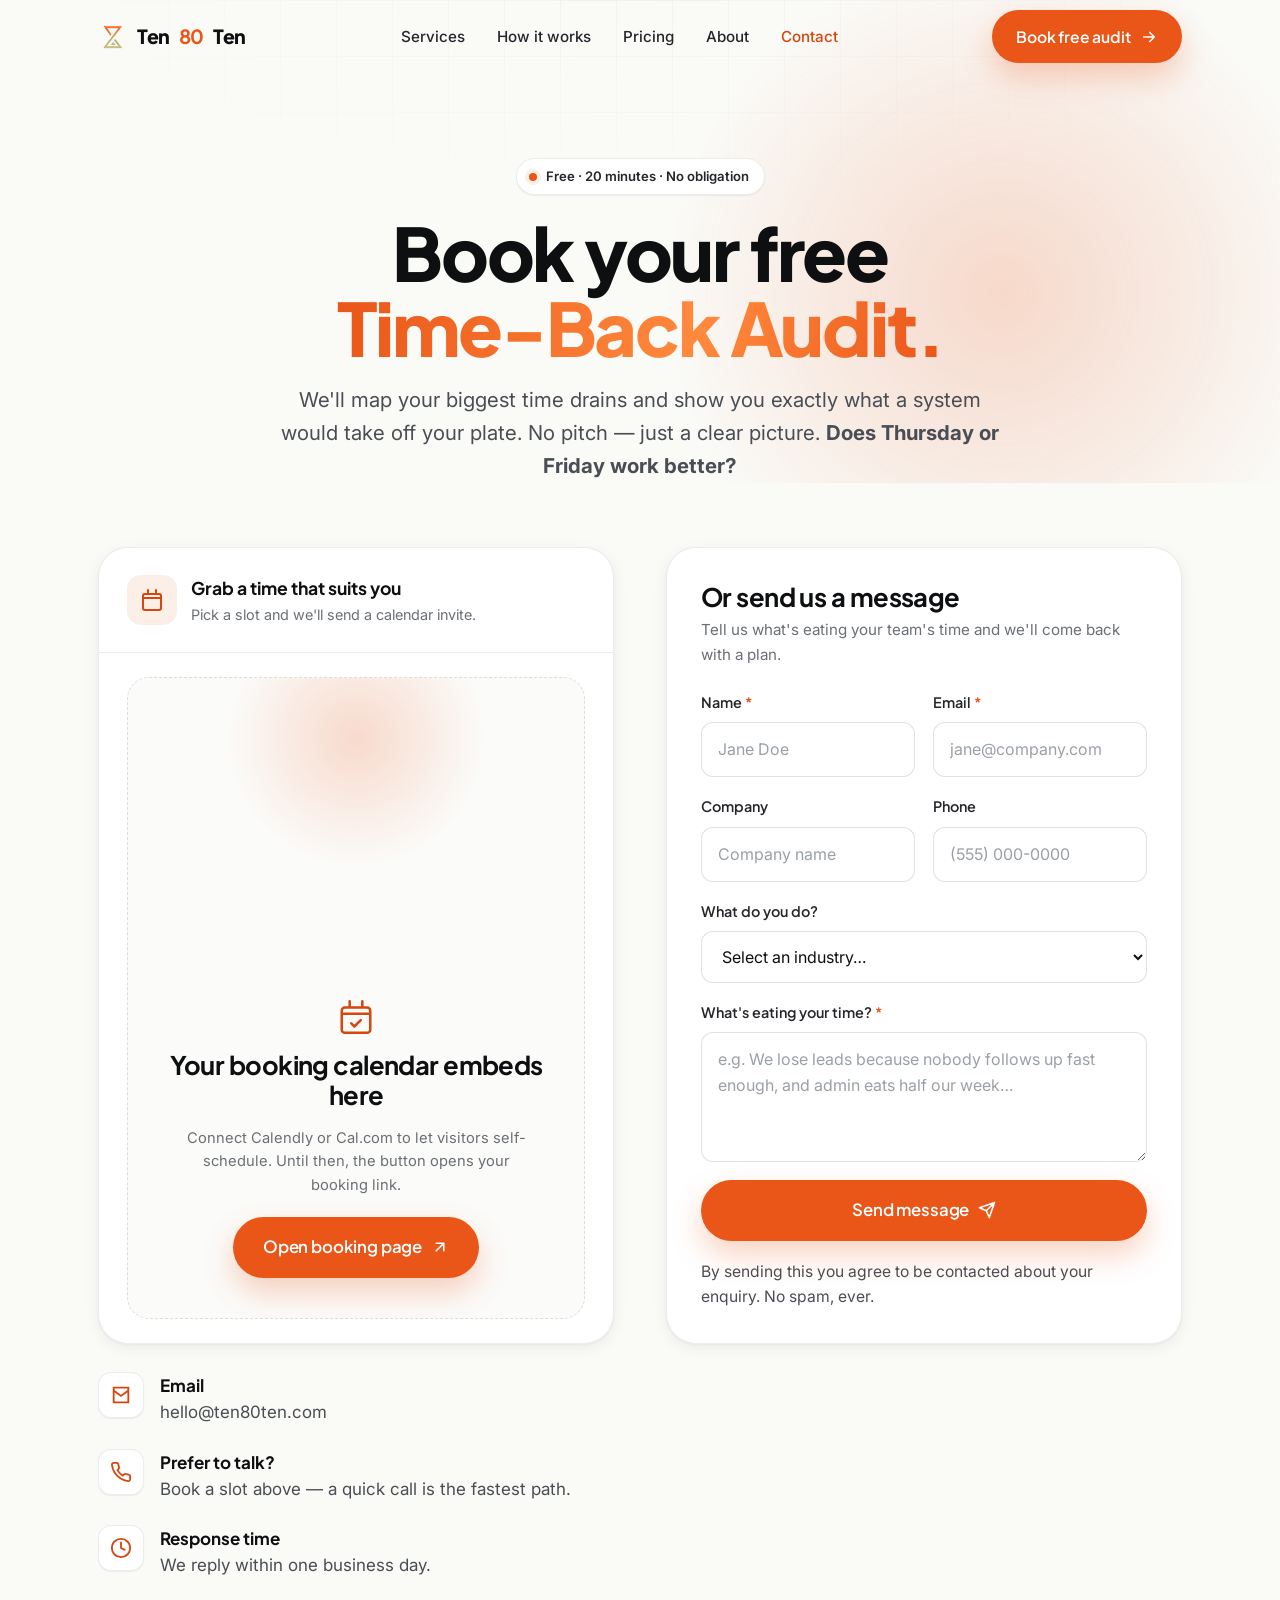
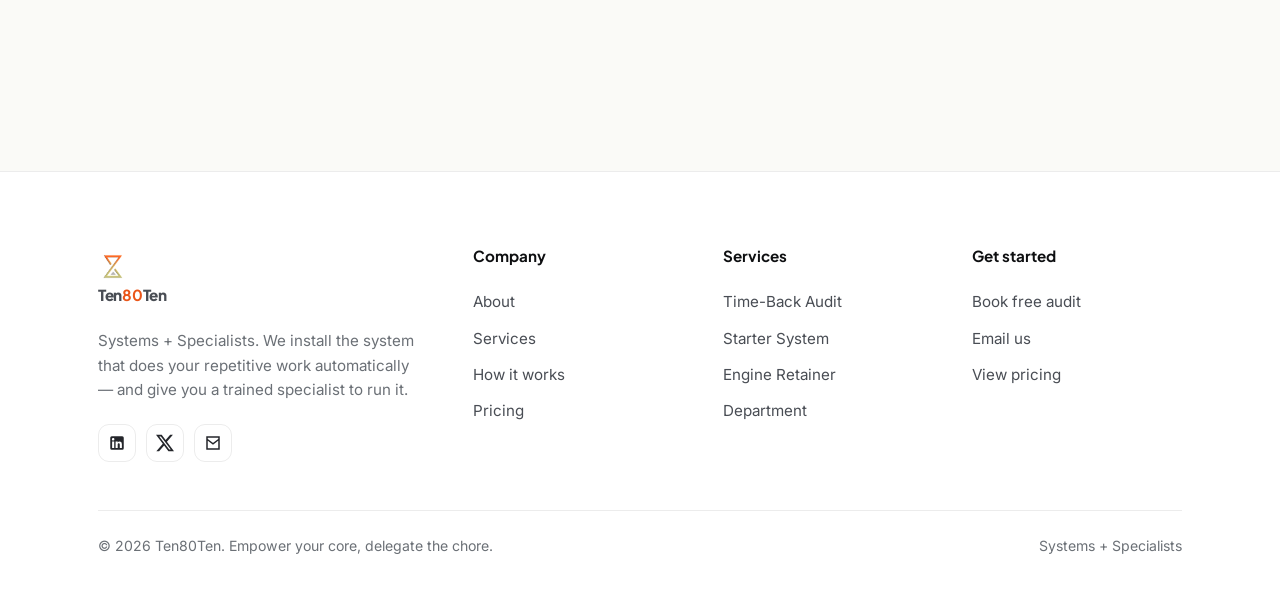
<file: contact.html>
<!DOCTYPE html>
<html lang="en">
<head>
  <meta charset="UTF-8" />
  <meta name="viewport" content="width=device-width, initial-scale=1" />
  <title>Book your free Time-Back Audit | Ten80Ten</title>
  <meta name="description" content="Book a free 20-minute Time-Back Audit with Ten80Ten, or send us a message. We'll map your biggest time drains and show what a system would take off your plate." />
  <link rel="preconnect" href="https://fonts.googleapis.com" />
  <link rel="preconnect" href="https://fonts.gstatic.com" crossorigin />
  <link href="https://fonts.googleapis.com/css2?family=Plus+Jakarta+Sans:wght@500;600;700;800&family=Inter:wght@400;500;600&family=JetBrains+Mono:wght@500;600&display=swap" rel="stylesheet" />
  <link rel="icon" type="image/svg+xml" href="data:image/svg+xml,%3Csvg%20viewBox%3D%220%200%2040%2044%22%20fill%3D%22none%22%20xmlns%3D%22http%3A%2F%2Fwww.w3.org%2F2000%2Fsvg%22%20role%3D%22img%22%20aria-label%3D%22Ten80Ten%22%3E%0A%20%20%3Cdefs%3E%0A%20%20%20%20%3ClinearGradient%20id%3D%22t8t-grad%22%20x1%3D%2220%22%20y1%3D%223%22%20x2%3D%2220%22%20y2%3D%2241%22%20gradientUnits%3D%22userSpaceOnUse%22%3E%0A%20%20%20%20%20%20%3Cstop%20stop-color%3D%22%23EA5518%22%2F%3E%0A%20%20%20%20%20%20%3Cstop%20offset%3D%220.45%22%20stop-color%3D%22%23F0762A%22%2F%3E%0A%20%20%20%20%20%20%3Cstop%20offset%3D%221%22%20stop-color%3D%22%23E2C06A%22%2F%3E%0A%20%20%20%20%3C%2FlinearGradient%3E%0A%20%20%3C%2Fdefs%3E%0A%20%20%3Cpath%20d%3D%22M5%204%20H35%20L20%2021%20Z%22%20fill%3D%22url(%23t8t-grad)%22%2F%3E%0A%20%20%3Cpath%20d%3D%22M20%2023%20L35%2040%20H5%20Z%22%20fill%3D%22url(%23t8t-grad)%22%2F%3E%0A%20%20%3Cpath%20d%3D%22M20%2030%20L25.5%2039.5%20H14.5%20Z%22%20fill%3D%22%23FBFBF9%22%2F%3E%0A%3C%2Fsvg%3E%0A" />
  <style>
/* ============================================================
   Ten80Ten — Design System
   "Systems + Specialists" — calm white, premium, orange accent
   ============================================================ */

/* ---------- Tokens ---------- */
:root {
  /* Surfaces */
  --bg:        #FAFAF7;   /* calm warm white */
  --bg-soft:   #F3F3EE;
  --surface:   #FFFFFF;
  --surface-2: #FBFBF9;

  /* Ink / text */
  --ink:    #0E0F11;      /* near-black headings */
  --ink-2:  #24262B;
  --body:   #494D54;      /* body text (>= 7:1 on white) */
  --muted:  #6B7076;      /* captions (>= 4.5:1 on white) */
  --faint:  #9AA0A6;

  /* Accent — orange (deep/premium calm) */
  --accent:      #EA5518;
  --accent-600:  #D5470F;
  --accent-700:  #AE3A0B;
  --accent-soft: #FCEFE8;
  --accent-tint: #F6DCCC;
  --glow:        rgba(234, 85, 24, 0.20);

  /* Lines & shadows */
  --line:     rgba(14, 15, 17, 0.08);
  --line-2:   rgba(14, 15, 17, 0.12);
  --shadow-sm: 0 1px 2px rgba(16, 18, 22, 0.04), 0 1px 1px rgba(16,18,22,0.03);
  --shadow:    0 4px 16px rgba(16, 18, 22, 0.06), 0 1px 3px rgba(16,18,22,0.05);
  --shadow-md: 0 12px 32px rgba(16, 18, 22, 0.08), 0 2px 8px rgba(16,18,22,0.05);
  --shadow-lg: 0 28px 60px rgba(16, 18, 22, 0.12), 0 6px 18px rgba(16,18,22,0.06);
  --shadow-accent: 0 14px 30px rgba(234, 85, 24, 0.26);

  /* Radius */
  --r-xs: 8px;
  --r-sm: 12px;
  --r:    16px;
  --r-lg: 22px;
  --r-xl: 30px;
  --pill: 999px;

  /* Type */
  --font-display: "Plus Jakarta Sans", system-ui, sans-serif;
  --font-body:    "Inter", system-ui, sans-serif;
  --font-mono:    "JetBrains Mono", ui-monospace, monospace;

  /* Layout */
  --container: 1180px;
  --gutter: clamp(20px, 5vw, 48px);
  --nav-h: 74px;

  /* Motion */
  --ease: cubic-bezier(0.22, 1, 0.36, 1);
  --ease-in: cubic-bezier(0.4, 0, 1, 1);
  --spring: cubic-bezier(0.34, 1.56, 0.64, 1);
}

/* ---------- Reset ---------- */
*, *::before, *::after { box-sizing: border-box; }
* { margin: 0; }
html { -webkit-text-size-adjust: 100%; scroll-behavior: smooth; }
@media (prefers-reduced-motion: reduce) { html { scroll-behavior: auto; } }

body {
  font-family: var(--font-body);
  background: var(--bg);
  color: var(--body);
  line-height: 1.6;
  font-size: 17px;
  -webkit-font-smoothing: antialiased;
  text-rendering: optimizeLegibility;
  overflow-x: hidden;
}

img, svg, video { display: block; max-width: 100%; }
a { color: inherit; text-decoration: none; }
button { font: inherit; color: inherit; cursor: pointer; border: none; background: none; }
ul { list-style: none; padding: 0; }
::selection { background: var(--accent); color: #fff; }

/* ---------- Typography ---------- */
h1, h2, h3, h4 {
  font-family: var(--font-display);
  color: var(--ink);
  line-height: 1.08;
  letter-spacing: -0.022em;
  font-weight: 700;
}
.h-display { font-size: clamp(2.6rem, 6vw, 4.6rem); font-weight: 800; line-height: 1.02; letter-spacing: -0.03em; }
h1 { font-size: clamp(2.2rem, 5vw, 3.6rem); }
h2 { font-size: clamp(1.9rem, 3.6vw, 2.9rem); }
h3 { font-size: clamp(1.25rem, 2vw, 1.6rem); line-height: 1.18; }
h4 { font-size: 1.1rem; line-height: 1.25; }

p { text-wrap: pretty; }
.lead { font-size: clamp(1.05rem, 1.6vw, 1.28rem); color: var(--body); line-height: 1.62; }

.mono-label {
  font-family: var(--font-mono);
  font-size: 0.72rem;
  font-weight: 600;
  letter-spacing: 0.14em;
  text-transform: uppercase;
  color: var(--accent-600);
}
.text-accent { color: var(--accent-600); }
.text-muted { color: var(--muted); }

/* gradient ink for emphasis words */
.ink-grad {
  background: linear-gradient(105deg, var(--accent) 0%, #FF8A3D 60%, var(--accent) 100%);
  -webkit-background-clip: text;
  background-clip: text;
  color: transparent;
}

/* ---------- Layout ---------- */
.container { width: 100%; max-width: var(--container); margin-inline: auto; padding-inline: var(--gutter); }
.section { padding-block: clamp(64px, 9vw, 130px); position: relative; }
.section-sm { padding-block: clamp(48px, 6vw, 80px); }
.stack > * + * { margin-top: 1.1rem; }

.section-head { max-width: 720px; margin-bottom: clamp(40px, 5vw, 64px); }
.section-head.center { margin-inline: auto; text-align: center; }
.section-head .mono-label { margin-bottom: 18px; display: inline-block; }
.section-head p { margin-top: 18px; }

.eyebrow {
  display: inline-flex; align-items: center; gap: 9px;
  padding: 7px 15px 7px 12px;
  background: var(--surface);
  border: 1px solid var(--line);
  border-radius: var(--pill);
  font-size: 0.82rem; font-weight: 600; color: var(--ink-2);
  box-shadow: var(--shadow-sm);
}
.eyebrow .dot {
  width: 8px; height: 8px; border-radius: 50%;
  background: var(--accent);
  box-shadow: 0 0 0 4px var(--accent-soft);
}

/* ---------- Buttons ---------- */
.btn {
  --pad-y: 14px; --pad-x: 24px;
  display: inline-flex; align-items: center; justify-content: center; gap: 9px;
  padding: var(--pad-y) var(--pad-x);
  border-radius: var(--pill);
  font-family: var(--font-display);
  font-weight: 600; font-size: 0.98rem;
  letter-spacing: -0.01em;
  white-space: nowrap;
  transition: transform .35s var(--spring), box-shadow .35s var(--ease), background .25s, color .25s;
  will-change: transform;
}
.btn svg { width: 18px; height: 18px; transition: transform .35s var(--ease); }
.btn-primary {
  background: var(--accent); color: #fff;
  box-shadow: var(--shadow-accent);
  position: relative; overflow: hidden;
}
.btn-primary::after {
  content: ""; position: absolute; inset: 0;
  background: linear-gradient(120deg, transparent 20%, rgba(255,255,255,.35) 50%, transparent 80%);
  transform: translateX(-120%); transition: transform .7s var(--ease);
}
.btn-primary:hover { background: var(--accent-600); box-shadow: 0 18px 38px rgba(234,85,24,.36); }
.btn-primary:hover::after { transform: translateX(120%); }
.btn-primary:hover svg { transform: translateX(3px); }
.btn-ghost {
  background: var(--surface); color: var(--ink);
  border: 1px solid var(--line-2);
  box-shadow: var(--shadow-sm);
}
.btn-ghost:hover { border-color: var(--ink); box-shadow: var(--shadow); }
.btn-dark { background: var(--ink); color: #fff; }
.btn-dark:hover { background: #000; box-shadow: var(--shadow-md); }
.btn-lg { --pad-y: 17px; --pad-x: 30px; font-size: 1.05rem; }
.btn-block { width: 100%; }
.btn:active { transform: scale(.97); }

.link-arrow {
  display: inline-flex; align-items: center; gap: 7px;
  font-weight: 600; color: var(--ink); font-family: var(--font-display);
  transition: gap .3s var(--ease), color .25s;
}
.link-arrow svg { width: 16px; height: 16px; transition: transform .3s var(--ease); }
.link-arrow:hover { color: var(--accent-600); gap: 11px; }

/* ---------- Navbar ---------- */
.nav {
  position: fixed; top: 0; left: 0; right: 0; z-index: 100;
  height: var(--nav-h);
  display: flex; align-items: center;
  transition: background .35s var(--ease), box-shadow .35s var(--ease), backdrop-filter .35s;
}
.nav.scrolled {
  background: rgba(250, 250, 247, 0.78);
  backdrop-filter: saturate(160%) blur(16px);
  -webkit-backdrop-filter: saturate(160%) blur(16px);
  box-shadow: 0 1px 0 var(--line);
}
.nav .container { display: flex; align-items: center; justify-content: space-between; gap: 20px; }
.brand { display: inline-flex; align-items: center; gap: 9px; font-family: var(--font-display); font-weight: 800; font-size: 1.22rem; color: var(--ink); letter-spacing: -0.02em; }
.brand-mark { width: 30px; height: 33px; object-fit: contain; flex-shrink: 0; transition: transform .4s var(--spring); }
.brand:hover .brand-mark { transform: rotate(8deg) scale(1.05); }
.brand b { color: var(--accent); }
.footer .brand-mark, .cta-band .brand-mark { filter: none; }

.nav-links { display: flex; align-items: center; gap: 4px; }
.nav-links a {
  padding: 9px 14px; border-radius: var(--pill);
  font-weight: 500; font-size: 0.95rem; color: var(--ink-2);
  transition: background .25s, color .25s;
}
.nav-links a:hover { background: rgba(14,15,17,.05); color: var(--ink); }
.nav-links a.active { color: var(--accent-600); }
.nav-cta { display: flex; align-items: center; gap: 10px; }

.nav-toggle { display: none; width: 44px; height: 44px; border-radius: 12px; position: relative; }
.nav-toggle span { position: absolute; left: 11px; right: 11px; height: 2px; background: var(--ink); border-radius: 2px; transition: transform .35s var(--ease), opacity .25s; }
.nav-toggle span:nth-child(1) { top: 16px; }
.nav-toggle span:nth-child(2) { top: 22px; }
.nav-toggle span:nth-child(3) { top: 28px; }
body.menu-open .nav-toggle span:nth-child(1) { transform: translateY(6px) rotate(45deg); }
body.menu-open .nav-toggle span:nth-child(2) { opacity: 0; }
body.menu-open .nav-toggle span:nth-child(3) { transform: translateY(-6px) rotate(-45deg); }

/* mobile menu */
.mobile-menu {
  position: fixed; inset: var(--nav-h) 0 0; z-index: 99;
  background: rgba(250,250,247,.96);
  backdrop-filter: blur(20px); -webkit-backdrop-filter: blur(20px);
  display: flex; flex-direction: column; padding: 28px var(--gutter) 40px;
  transform: translateY(-12px); opacity: 0; pointer-events: none;
  transition: opacity .35s var(--ease), transform .35s var(--ease);
}
body.menu-open .mobile-menu { opacity: 1; transform: none; pointer-events: auto; }
.mobile-menu a.m-link { padding: 16px 4px; font-family: var(--font-display); font-weight: 600; font-size: 1.5rem; color: var(--ink); border-bottom: 1px solid var(--line); }
.mobile-menu a.m-link:active { color: var(--accent-600); }
.mobile-menu .btn { margin-top: 28px; }

/* ---------- Hero ---------- */
.hero { position: relative; padding-top: calc(var(--nav-h) + clamp(40px, 7vw, 90px)); padding-bottom: clamp(60px, 8vw, 110px); overflow: hidden; }
.hero-glow {
  position: absolute; z-index: 0; pointer-events: none;
  width: 60vw; max-width: 760px; aspect-ratio: 1;
  top: -18%; right: -8%;
  background: radial-gradient(circle, var(--glow), transparent 62%);
  filter: blur(8px);
}
.hero-glow.two { left: -16%; right: auto; top: 36%; width: 44vw; background: radial-gradient(circle, rgba(255,138,61,.16), transparent 65%); }
.hero-grid-bg {
  position: absolute; inset: 0; z-index: 0; pointer-events: none;
  background-image: linear-gradient(var(--line) 1px, transparent 1px), linear-gradient(90deg, var(--line) 1px, transparent 1px);
  background-size: 56px 56px;
  mask-image: radial-gradient(ellipse 70% 60% at 50% 0%, #000 0%, transparent 75%);
  -webkit-mask-image: radial-gradient(ellipse 70% 60% at 50% 0%, #000 0%, transparent 75%);
  opacity: .55;
}
.hero .container { position: relative; z-index: 1; }
.hero-layout { display: grid; grid-template-columns: 1.05fr 0.95fr; gap: clamp(32px, 5vw, 64px); align-items: center; }
.hero-copy { max-width: 620px; }
.hero h1 { margin-top: 22px; }
.hero .lead { margin-top: 22px; max-width: 540px; }
.hero-actions { display: flex; flex-wrap: wrap; gap: 14px; margin-top: 32px; }
.hero-assure { display: flex; flex-wrap: wrap; gap: 18px; margin-top: 24px; color: var(--muted); font-size: 0.9rem; }
.hero-assure span { display: inline-flex; align-items: center; gap: 7px; }
.hero-assure svg { width: 16px; height: 16px; color: var(--accent); }

/* ---------- Cards ---------- */
.card {
  background: var(--surface);
  border: 1px solid var(--line);
  border-radius: var(--r-lg);
  padding: clamp(24px, 3vw, 34px);
  box-shadow: var(--shadow);
  transition: transform .45s var(--ease), box-shadow .45s var(--ease), border-color .45s;
  position: relative;
}
.card.hoverable:hover { transform: translateY(-6px); box-shadow: var(--shadow-lg); border-color: var(--line-2); }
.card-icon {
  width: 50px; height: 50px; border-radius: 14px;
  display: grid; place-items: center; margin-bottom: 20px;
  background: var(--accent-soft); color: var(--accent-600);
}
.card-icon svg { width: 24px; height: 24px; }
.card h3 { margin-bottom: 10px; }
.card p { color: var(--body); font-size: 0.98rem; }

/* glow dashboard card (hero visual) */
.glass-panel {
  background: linear-gradient(165deg, #fff, #fbfbf9);
  border: 1px solid var(--line);
  border-radius: var(--r-xl);
  box-shadow: var(--shadow-lg);
  padding: 20px;
  position: relative;
}

/* ---------- Grids ---------- */
.grid { display: grid; gap: clamp(18px, 2.4vw, 26px); }
.grid-2 { grid-template-columns: repeat(2, 1fr); }
.grid-3 { grid-template-columns: repeat(3, 1fr); }
.grid-4 { grid-template-columns: repeat(4, 1fr); }

/* Bento */
.bento { display: grid; grid-template-columns: repeat(4, 1fr); gap: clamp(16px, 2vw, 22px); }
.bento .span-2 { grid-column: span 2; }
.bento .row-2 { grid-row: span 2; }

/* ---------- Marquee ---------- */
.marquee { overflow: hidden; -webkit-mask-image: linear-gradient(90deg, transparent, #000 12%, #000 88%, transparent); mask-image: linear-gradient(90deg, transparent, #000 12%, #000 88%, transparent); }
.marquee-track { display: flex; gap: 56px; width: max-content; animation: marquee 32s linear infinite; }
.marquee:hover .marquee-track { animation-play-state: paused; }
.marquee-item { display: inline-flex; align-items: center; gap: 10px; font-family: var(--font-display); font-weight: 600; color: var(--muted); font-size: 1.05rem; white-space: nowrap; }
.marquee-item svg { width: 20px; height: 20px; color: var(--faint); }
@keyframes marquee { to { transform: translateX(-50%); } }

/* ---------- 10/80/10 framework ---------- */
.framework { display: grid; grid-template-columns: repeat(3, 1fr); gap: clamp(18px, 2.4vw, 28px); }
.fw-step { position: relative; padding-top: 8px; }
.fw-num {
  font-family: var(--font-display); font-weight: 800;
  font-size: clamp(3.4rem, 7vw, 5.4rem); line-height: 1;
  letter-spacing: -0.04em;
  background: linear-gradient(180deg, var(--ink) 0%, var(--ink) 40%, rgba(14,15,17,.35) 100%);
  -webkit-background-clip: text; background-clip: text; color: transparent;
}
.fw-step.accent .fw-num { background: linear-gradient(180deg, var(--accent) 0%, var(--accent-700) 100%); -webkit-background-clip: text; background-clip: text; }
.fw-step h3 { margin: 14px 0 8px; }
.fw-bar { height: 4px; border-radius: 4px; background: var(--line); margin: 18px 0; overflow: hidden; }
.fw-bar i { display: block; height: 100%; border-radius: 4px; background: linear-gradient(90deg, var(--accent), #FF8A3D); width: 0; transition: width 1.1s var(--ease); }

/* ---------- Stats / counters ---------- */
.stats { display: grid; grid-template-columns: repeat(4, 1fr); gap: clamp(18px, 3vw, 36px); }
.stat .num { font-family: var(--font-display); font-weight: 800; font-size: clamp(2.4rem, 4.5vw, 3.4rem); color: var(--ink); letter-spacing: -0.03em; line-height: 1; }
.stat .num .suffix { color: var(--accent); }
.stat p { margin-top: 10px; color: var(--muted); font-size: 0.95rem; }

/* ---------- Process timeline ---------- */
.timeline { position: relative; display: grid; gap: 6px; }
.tl-row { display: grid; grid-template-columns: 56px 1fr; gap: 20px; padding: 22px 0; border-top: 1px solid var(--line); align-items: start; }
.tl-row:last-child { border-bottom: 1px solid var(--line); }
.tl-badge { width: 48px; height: 48px; border-radius: 14px; background: var(--ink); color: #fff; font-family: var(--font-mono); font-weight: 600; display: grid; place-items: center; font-size: 0.95rem; }
.tl-row.accent .tl-badge { background: var(--accent); box-shadow: var(--shadow-accent); }
.tl-body h3 { margin-bottom: 8px; }
.tl-body p { color: var(--body); max-width: 640px; }

/* ---------- Pricing ---------- */
.price-card { display: flex; flex-direction: column; }
.price-card.featured { border-color: var(--accent); box-shadow: var(--shadow-lg); }
.price-card.featured::before {
  content: "Most popular"; position: absolute; top: -12px; left: 50%; transform: translateX(-50%);
  background: var(--accent); color: #fff; font-size: 0.72rem; font-weight: 700; letter-spacing: .04em;
  padding: 6px 14px; border-radius: var(--pill); font-family: var(--font-display);
  box-shadow: var(--shadow-accent);
}
.price-card .tier { font-family: var(--font-display); font-weight: 700; color: var(--ink); font-size: 1.15rem; }
.price-card .price { display: flex; align-items: baseline; gap: 6px; margin: 14px 0 4px; }
.price-card .price .amt { font-family: var(--font-display); font-weight: 800; font-size: 2.5rem; color: var(--ink); letter-spacing: -.03em; }
.price-card .price .per { color: var(--muted); font-size: 0.92rem; }
.price-card .desc { color: var(--muted); font-size: 0.92rem; min-height: 40px; }
.feature-list { display: grid; gap: 12px; margin: 24px 0; }
.feature-list li { display: grid; grid-template-columns: 22px 1fr; gap: 10px; align-items: start; color: var(--body); font-size: 0.95rem; }
.feature-list svg { width: 20px; height: 20px; color: var(--accent); margin-top: 1px; }
.price-card .btn { margin-top: auto; }

/* ---------- Accordion / FAQ ---------- */
.faq { display: grid; gap: 0; max-width: 820px; margin-inline: auto; }
.faq-item { border-bottom: 1px solid var(--line); }
.faq-q { width: 100%; display: flex; align-items: center; justify-content: space-between; gap: 20px; padding: 26px 4px; text-align: left; font-family: var(--font-display); font-weight: 600; font-size: clamp(1.05rem, 1.6vw, 1.2rem); color: var(--ink); }
.faq-icon { width: 30px; height: 30px; border-radius: 50%; border: 1px solid var(--line-2); display: grid; place-items: center; flex-shrink: 0; transition: background .3s, border-color .3s, transform .3s var(--ease); position: relative; }
.faq-icon::before, .faq-icon::after { content: ""; position: absolute; background: var(--ink); border-radius: 2px; transition: transform .3s var(--ease), background .3s; }
.faq-icon::before { width: 12px; height: 2px; }
.faq-icon::after { width: 2px; height: 12px; }
.faq-item.open .faq-icon { background: var(--accent); border-color: var(--accent); }
.faq-item.open .faq-icon::before, .faq-item.open .faq-icon::after { background: #fff; }
.faq-item.open .faq-icon::after { transform: scaleY(0); }
.faq-a { overflow: hidden; height: 0; transition: height .4s var(--ease); }
.faq-a-inner { padding: 0 4px 26px; color: var(--body); max-width: 680px; }

/* ---------- Split feature ---------- */
.split { display: grid; grid-template-columns: 1fr 1fr; gap: clamp(32px, 5vw, 72px); align-items: center; }
.split.reverse .split-visual { order: 2; }
.check-list { display: grid; gap: 14px; margin-top: 24px; }
.check-list li { display: grid; grid-template-columns: 26px 1fr; gap: 12px; align-items: start; color: var(--body); }
.check-list .ck { width: 24px; height: 24px; border-radius: 7px; background: var(--accent-soft); color: var(--accent-600); display: grid; place-items: center; flex-shrink: 0; }
.check-list .ck svg { width: 15px; height: 15px; }

/* ---------- CTA band ---------- */
.cta-band { position: relative; overflow: hidden; border-radius: var(--r-xl); padding: clamp(44px, 6vw, 80px); background: var(--ink); color: #fff; text-align: center; }
.cta-band h2 { color: #fff; }
.cta-band p { color: rgba(255,255,255,.72); max-width: 560px; margin: 18px auto 30px; }
.cta-band .glow-a { position: absolute; width: 50%; aspect-ratio: 1; border-radius: 50%; background: radial-gradient(circle, var(--glow), transparent 65%); top: -30%; left: -10%; }
.cta-band .glow-b { position: absolute; width: 45%; aspect-ratio: 1; border-radius: 50%; background: radial-gradient(circle, rgba(255,138,61,.18), transparent 65%); bottom: -35%; right: -8%; }
.cta-band .container, .cta-band > * { position: relative; z-index: 1; }
.cta-actions { display: flex; gap: 14px; justify-content: center; flex-wrap: wrap; }

/* ---------- Quote / testimonial ---------- */
.quote-card { background: var(--surface); border: 1px solid var(--line); border-radius: var(--r-xl); padding: clamp(30px, 4vw, 50px); box-shadow: var(--shadow); position: relative; }
.quote-card .qmark { font-family: var(--font-display); font-size: 4.5rem; line-height: .6; color: var(--accent-tint); position: absolute; top: 26px; right: 34px; }
.quote-card blockquote { font-family: var(--font-display); font-weight: 600; font-size: clamp(1.3rem, 2.6vw, 1.9rem); line-height: 1.32; color: var(--ink); letter-spacing: -0.02em; }
.quote-meta { display: flex; align-items: center; gap: 14px; margin-top: 26px; }
.quote-avatar { width: 50px; height: 50px; border-radius: 50%; background: linear-gradient(140deg, var(--accent), var(--accent-700)); display: grid; place-items: center; color: #fff; font-family: var(--font-display); font-weight: 700; }
.quote-meta b { color: var(--ink); font-family: var(--font-display); }
.quote-meta span { display: block; color: var(--muted); font-size: 0.9rem; }

/* ---------- Forms ---------- */
.form { display: grid; gap: 18px; }
.field { display: grid; gap: 8px; }
.field label { font-weight: 600; font-size: 0.9rem; color: var(--ink-2); font-family: var(--font-display); }
.field label .req { color: var(--accent); }
.field input, .field textarea, .field select {
  font: inherit; font-size: 1rem; color: var(--ink);
  background: var(--surface); border: 1px solid var(--line-2);
  border-radius: var(--r-sm); padding: 14px 16px; width: 100%;
  transition: border-color .25s, box-shadow .25s, background .25s;
}
.field textarea { min-height: 130px; resize: vertical; }
.field input::placeholder, .field textarea::placeholder { color: var(--faint); }
.field input:focus, .field textarea:focus, .field select:focus { outline: none; border-color: var(--accent); box-shadow: 0 0 0 4px var(--accent-soft); }
.field.invalid input, .field.invalid textarea { border-color: #E23B3B; box-shadow: 0 0 0 4px rgba(226,59,59,.1); }
.field .err { color: #C92F2F; font-size: 0.82rem; display: none; }
.field.invalid .err { display: block; }
.row-2 { display: grid; grid-template-columns: 1fr 1fr; gap: 18px; }
.form-note { color: var(--muted); font-size: 0.85rem; }
.form-success {
  display: none; align-items: center; gap: 14px;
  background: var(--accent-soft); border: 1px solid var(--accent-tint);
  border-radius: var(--r); padding: 18px 20px; color: var(--accent-700);
}
.form-success.show { display: flex; }
.form-success svg { width: 24px; height: 24px; flex-shrink: 0; color: var(--accent-600); }

/* ---------- Contact split panel ---------- */
.contact-info { display: grid; gap: 22px; align-content: start; }
.info-row { display: grid; grid-template-columns: 46px 1fr; gap: 16px; align-items: start; }
.info-row .ic { width: 46px; height: 46px; border-radius: 13px; background: var(--surface); border: 1px solid var(--line); display: grid; place-items: center; color: var(--accent-600); box-shadow: var(--shadow-sm); }
.info-row .ic svg { width: 22px; height: 22px; }
.info-row b { color: var(--ink); font-family: var(--font-display); display: block; }
.info-row a, .info-row p { color: var(--body); }

/* ---------- Footer ---------- */
.footer { background: var(--surface); border-top: 1px solid var(--line); padding-block: clamp(48px, 6vw, 72px) 32px; margin-top: clamp(40px, 6vw, 80px); }
.footer-grid { display: grid; grid-template-columns: 1.6fr 1fr 1fr 1fr; gap: 40px; }
.footer .brand { margin-bottom: 16px; }
.footer-about { color: var(--muted); font-size: 0.95rem; max-width: 320px; }
.footer h5 { font-family: var(--font-display); font-weight: 700; color: var(--ink); font-size: 0.95rem; margin-bottom: 16px; }
.footer-col a { display: block; color: var(--body); padding: 6px 0; font-size: 0.95rem; transition: color .2s, padding-left .25s var(--ease); }
.footer-col a:hover { color: var(--accent-600); padding-left: 5px; }
.footer-bottom { display: flex; justify-content: space-between; align-items: center; gap: 16px; margin-top: 48px; padding-top: 24px; border-top: 1px solid var(--line); color: var(--muted); font-size: 0.88rem; flex-wrap: wrap; }
.footer-socials { display: flex; gap: 10px; }
.footer-socials a { width: 38px; height: 38px; border-radius: 11px; border: 1px solid var(--line); display: grid; place-items: center; color: var(--ink-2); transition: background .25s, color .25s, transform .25s; }
.footer-socials a:hover { background: var(--accent); color: #fff; transform: translateY(-2px); border-color: var(--accent); }
.footer-socials svg { width: 18px; height: 18px; }

/* ---------- Page hero (inner pages) ---------- */
.page-hero { position: relative; padding-top: calc(var(--nav-h) + clamp(48px, 7vw, 84px)); padding-bottom: clamp(32px, 4vw, 56px); overflow: hidden; }
.page-hero .hero-grid-bg { opacity: .4; }
.page-hero-inner { position: relative; z-index: 1; max-width: 760px; }
.page-hero h1 { margin: 20px 0 18px; }
.breadcrumb { font-size: 0.85rem; color: var(--muted); }
.breadcrumb a:hover { color: var(--accent-600); }

/* ---------- Pill list / chips ---------- */
.chips { display: flex; flex-wrap: wrap; gap: 10px; }
.chip { display: inline-flex; align-items: center; gap: 8px; padding: 9px 16px; background: var(--surface); border: 1px solid var(--line); border-radius: var(--pill); font-weight: 500; font-size: 0.92rem; color: var(--ink-2); box-shadow: var(--shadow-sm); }
.chip svg { width: 16px; height: 16px; color: var(--accent); }

/* ---------- Reveal animations ---------- */
[data-reveal] { opacity: 0; transform: translateY(26px); transition: opacity .7s var(--ease), transform .7s var(--ease); will-change: opacity, transform; }
[data-reveal="left"] { transform: translateX(-30px); }
[data-reveal="right"] { transform: translateX(30px); }
[data-reveal="scale"] { transform: scale(.95); }
[data-reveal].in { opacity: 1; transform: none; }

.float-y { animation: floaty 6s ease-in-out infinite; }
@keyframes floaty { 0%,100% { transform: translateY(0); } 50% { transform: translateY(-12px); } }

/* ---------- Responsive ---------- */
@media (max-width: 1024px) {
  .footer-grid { grid-template-columns: 1.4fr 1fr 1fr; }
  .footer-col.hide-lg { display: none; }
}
@media (max-width: 900px) {
  .hero-layout { grid-template-columns: 1fr; }
  .hero-visual { order: -1; max-width: 520px; }
  .split { grid-template-columns: 1fr; }
  .split.reverse .split-visual { order: -1; }
  .grid-4 { grid-template-columns: repeat(2, 1fr); }
  .bento { grid-template-columns: repeat(2, 1fr); }
  .bento .span-2 { grid-column: span 2; }
  .stats { grid-template-columns: repeat(2, 1fr); }
  .nav-links, .nav-cta .btn { display: none; }
  .nav-toggle { display: block; }
}
@media (max-width: 680px) {
  body { font-size: 16px; }
  .grid-2, .grid-3, .framework, .row-2 { grid-template-columns: 1fr; }
  .bento { grid-template-columns: 1fr; }
  .bento .span-2, .bento .row-2 { grid-column: auto; grid-row: auto; }
  .footer-grid { grid-template-columns: 1fr 1fr; }
  .footer-col.about-col { grid-column: 1 / -1; }
  .stats { grid-template-columns: 1fr 1fr; gap: 28px 18px; }
  .cta-actions, .hero-actions { width: 100%; }
  .hero-actions .btn { flex: 1; }
  .footer-bottom { flex-direction: column; align-items: flex-start; }
}

@media (prefers-reduced-motion: reduce) {
  *, *::before, *::after { animation-duration: .001ms !important; animation-iteration-count: 1 !important; transition-duration: .001ms !important; }
  [data-reveal] { opacity: 1 !important; transform: none !important; }
  .marquee-track { animation: none; }
}

  </style>
</head>
<body>

  <header class="nav">
    <div class="container">
      <a href="index.html" class="brand" aria-label="Ten80Ten home">
        <img class="brand-mark" src="assets/img/ten80ten-mark.webp" alt="" width="30" height="33" />
        Ten<b>80</b>Ten
      </a>
      <nav class="nav-links" aria-label="Primary">
        <a href="services.html" data-nav="services.html">Services</a>
        <a href="about.html#framework" data-nav="about.html">How it works</a>
        <a href="pricing.html" data-nav="pricing.html">Pricing</a>
        <a href="about.html" data-nav="about.html">About</a>
        <a href="contact.html" data-nav="contact.html">Contact</a>
      </nav>
      <div class="nav-cta">
        <a href="#book" class="btn btn-primary" data-magnetic>Book free audit
          <svg viewBox="0 0 24 24" fill="none" stroke="currentColor" stroke-width="2.2" stroke-linecap="round" stroke-linejoin="round" aria-hidden="true"><path d="M5 12h14M13 6l6 6-6 6"/></svg>
        </a>
        <button class="nav-toggle" aria-label="Open menu" aria-expanded="false"><span></span><span></span><span></span></button>
      </div>
    </div>
  </header>

  <div class="mobile-menu" aria-label="Mobile navigation">
    <a href="services.html" class="m-link">Services</a>
    <a href="about.html#framework" class="m-link">How it works</a>
    <a href="pricing.html" class="m-link">Pricing</a>
    <a href="about.html" class="m-link">About</a>
    <a href="contact.html" class="m-link">Contact</a>
    <a href="#book" class="btn btn-primary btn-lg btn-block">Book free Time-Back Audit</a>
  </div>

  <main>
    <!-- PAGE HERO -->
    <section class="page-hero" style="padding-bottom:0">
      <div class="hero-grid-bg"></div>
      <div class="hero-glow" data-parallax="-18"></div>
      <div class="container">
        <div class="page-hero-inner center" style="max-width:720px;text-align:center;margin-inline:auto">
          <span class="eyebrow" data-reveal><span class="dot"></span>Free · 20 minutes · No obligation</span>
          <h1 class="h-display" data-reveal data-delay="60" style="margin-top:20px">Book your free<br><span class="ink-grad">Time-Back Audit.</span></h1>
          <p class="lead" data-reveal data-delay="140" style="margin-inline:auto">We'll map your biggest time drains and show you exactly what a system would take off your plate. No pitch — just a clear picture. <b>Does Thursday or Friday work better?</b></p>
        </div>
      </div>
    </section>

    <!-- BOOK + FORM -->
    <section class="section" id="book" style="padding-top:clamp(40px,5vw,64px)">
      <div class="container">
        <div class="split" style="align-items:start;gap:clamp(32px,4vw,56px)">

          <!-- LEFT: Booking + info -->
          <div data-reveal="left">
            <div class="card" style="padding:0;overflow:hidden;border-radius:var(--r-xl)">
              <div style="padding:26px 28px;border-bottom:1px solid var(--line);display:flex;align-items:center;gap:14px">
                <div class="card-icon" style="margin:0"><svg viewBox="0 0 24 24" fill="none" stroke="currentColor" stroke-width="2" stroke-linecap="round" stroke-linejoin="round" aria-hidden="true"><path d="M8 2v4M16 2v4M3 10h18M5 6h14a2 2 0 0 1 2 2v12a2 2 0 0 1-2 2H5a2 2 0 0 1-2-2V8a2 2 0 0 1 2-2Z"/></svg></div>
                <div><b style="font-family:var(--font-display);color:var(--ink);font-size:1.1rem">Grab a time that suits you</b><p style="font-size:.9rem;color:var(--muted)">Pick a slot and we'll send a calendar invite.</p></div>
              </div>
              <!-- Calendly placeholder: swap data-url for your real Calendly/Cal.com inline embed -->
              <div class="booking-embed" style="padding:24px 28px">
                <div class="booking-placeholder">
                  <div class="bp-glow"></div>
                  <svg viewBox="0 0 24 24" fill="none" stroke="currentColor" stroke-width="1.6" stroke-linecap="round" stroke-linejoin="round" aria-hidden="true" style="width:38px;height:38px;color:var(--accent-600)"><path d="M8 2v4M16 2v4M3 10h18M5 6h14a2 2 0 0 1 2 2v12a2 2 0 0 1-2 2H5a2 2 0 0 1-2-2V8a2 2 0 0 1 2-2ZM9 16l2 2 4-4"/></svg>
                  <h3 style="margin-top:14px">Your booking calendar embeds here</h3>
                  <p style="margin-top:6px;color:var(--muted);font-size:.92rem;max-width:340px">Connect Calendly or Cal.com to let visitors self-schedule. Until then, the button opens your booking link.</p>
                  <a href="https://calendly.com/ten80ten/audit" target="_blank" rel="noopener" class="btn btn-primary btn-lg" style="margin-top:20px" data-magnetic>Open booking page
                    <svg viewBox="0 0 24 24" fill="none" stroke="currentColor" stroke-width="2.2" stroke-linecap="round" stroke-linejoin="round" aria-hidden="true"><path d="M7 17 17 7M7 7h10v10"/></svg>
                  </a>
                </div>
              </div>
            </div>

            <div class="contact-info" style="margin-top:28px">
              <div class="info-row">
                <div class="ic"><svg viewBox="0 0 24 24" fill="none" stroke="currentColor" stroke-width="2" aria-hidden="true"><path d="M4 4h16v16H4zM4 7l8 6 8-6"/></svg></div>
                <div><b>Email</b><a href="mailto:hello@ten80ten.com">hello@ten80ten.com</a></div>
              </div>
              <div class="info-row">
                <div class="ic"><svg viewBox="0 0 24 24" fill="none" stroke="currentColor" stroke-width="2" stroke-linecap="round" stroke-linejoin="round" aria-hidden="true"><path d="M22 16.92v3a2 2 0 0 1-2.18 2 19.79 19.79 0 0 1-8.63-3.07 19.5 19.5 0 0 1-6-6 19.79 19.79 0 0 1-3.07-8.67A2 2 0 0 1 4.11 2h3a2 2 0 0 1 2 1.72c.13.96.36 1.9.7 2.81a2 2 0 0 1-.45 2.11L8.09 9.91a16 16 0 0 0 6 6l1.27-1.27a2 2 0 0 1 2.11-.45c.91.34 1.85.57 2.81.7A2 2 0 0 1 22 16.92Z"/></svg></div>
                <div><b>Prefer to talk?</b><p>Book a slot above — a quick call is the fastest path.</p></div>
              </div>
              <div class="info-row">
                <div class="ic"><svg viewBox="0 0 24 24" fill="none" stroke="currentColor" stroke-width="2" stroke-linecap="round" stroke-linejoin="round" aria-hidden="true"><circle cx="12" cy="12" r="10"/><path d="M12 6v6l4 2"/></svg></div>
                <div><b>Response time</b><p>We reply within one business day.</p></div>
              </div>
            </div>
          </div>

          <!-- RIGHT: Contact form -->
          <div data-reveal="right">
            <div class="card" style="border-radius:var(--r-xl)">
              <h3 style="margin-bottom:6px">Or send us a message</h3>
              <p style="color:var(--muted);font-size:.95rem;margin-bottom:24px">Tell us what's eating your team's time and we'll come back with a plan.</p>

              <form class="form" data-form novalidate>
                <div class="row-2">
                  <div class="field">
                    <label for="name">Name <span class="req" aria-hidden="true">*</span></label>
                    <input id="name" name="name" type="text" autocomplete="name" placeholder="Jane Doe" required />
                    <span class="err">Please enter your name.</span>
                  </div>
                  <div class="field">
                    <label for="email">Email <span class="req" aria-hidden="true">*</span></label>
                    <input id="email" name="email" type="email" autocomplete="email" inputmode="email" placeholder="jane@company.com" required />
                    <span class="err">Please enter a valid email address.</span>
                  </div>
                </div>
                <div class="row-2">
                  <div class="field">
                    <label for="company">Company</label>
                    <input id="company" name="company" type="text" autocomplete="organization" placeholder="Company name" />
                    <span class="err">Please check this field.</span>
                  </div>
                  <div class="field">
                    <label for="phone">Phone</label>
                    <input id="phone" name="phone" type="tel" autocomplete="tel" inputmode="tel" placeholder="(555) 000-0000" />
                    <span class="err">Please check this field.</span>
                  </div>
                </div>
                <div class="field">
                  <label for="industry">What do you do?</label>
                  <select id="industry" name="industry">
                    <option value="">Select an industry…</option>
                    <option>Real estate</option>
                    <option>Healthcare clinic</option>
                    <option>Service business</option>
                    <option>Other</option>
                  </select>
                </div>
                <div class="field">
                  <label for="message">What's eating your time? <span class="req" aria-hidden="true">*</span></label>
                  <textarea id="message" name="message" placeholder="e.g. We lose leads because nobody follows up fast enough, and admin eats half our week…" required></textarea>
                  <span class="err">A sentence or two helps us help you (10+ characters).</span>
                </div>
                <button type="submit" class="btn btn-primary btn-lg btn-block">Send message
                  <svg viewBox="0 0 24 24" fill="none" stroke="currentColor" stroke-width="2.2" stroke-linecap="round" stroke-linejoin="round" aria-hidden="true"><path d="M22 2 11 13M22 2l-7 20-4-9-9-4 20-7Z"/></svg>
                </button>
                <p class="form-note">By sending this you agree to be contacted about your enquiry. No spam, ever.</p>
              </form>

              <div class="form-success" role="status" aria-live="polite">
                <svg viewBox="0 0 24 24" fill="none" stroke="currentColor" stroke-width="2.2" stroke-linecap="round" stroke-linejoin="round" aria-hidden="true"><path d="M22 11.08V12a10 10 0 1 1-5.93-9.14"/><path d="M22 4 12 14.01l-3-3"/></svg>
                <div><b style="font-family:var(--font-display);color:var(--accent-700)">Message sent — thank you!</b><br>We'll get back to you within one business day. For the fastest path, book a slot above.</div>
              </div>
            </div>
          </div>

        </div>
      </div>
    </section>
  </main>

  <style>
    .booking-placeholder { position:relative; overflow:hidden; display:flex; flex-direction:column; align-items:center; text-align:center; padding:40px 24px; border:1px dashed var(--line-2); border-radius:var(--r-lg); background:var(--surface-2); }
    .bp-glow { position:absolute; width:280px; height:280px; border-radius:50%; background:radial-gradient(circle,var(--glow),transparent 65%); top:-120px; pointer-events:none; }
    .booking-placeholder > * { position:relative; z-index:1; }
  </style>

  <footer class="footer">
    <div class="container">
      <div class="footer-grid">
        <div class="footer-col about-col">
          <a href="index.html" class="brand"><img class="brand-mark" src="assets/img/ten80ten-mark.webp" alt="" width="30" height="33" />Ten<b>80</b>Ten</a>
          <p class="footer-about">Systems + Specialists. We install the system that does your repetitive work automatically — and give you a trained specialist to run it.</p>
          <div class="footer-socials" style="margin-top:22px">
            <a href="#" aria-label="LinkedIn"><svg viewBox="0 0 24 24" fill="currentColor" aria-hidden="true"><path d="M19 3a2 2 0 0 1 2 2v14a2 2 0 0 1-2 2H5a2 2 0 0 1-2-2V5a2 2 0 0 1 2-2h14m-.5 15.5v-5.3a3.26 3.26 0 0 0-3.26-3.26c-.85 0-1.84.52-2.32 1.3v-1.11h-2.79v8.37h2.79v-4.93c0-.77.62-1.4 1.39-1.4a1.4 1.4 0 0 1 1.4 1.4v4.93h2.79M6.88 8.56a1.68 1.68 0 0 0 1.68-1.68c0-.93-.75-1.69-1.68-1.69a1.69 1.69 0 0 0-1.69 1.69c0 .93.76 1.68 1.69 1.68m1.39 9.94v-8.37H5.5v8.37h2.77Z"/></svg></a>
            <a href="#" aria-label="X"><svg viewBox="0 0 24 24" fill="currentColor" aria-hidden="true"><path d="M18.9 1.15h3.68l-8.04 9.19L24 22.85h-7.41l-5.8-7.58-6.64 7.58H.46l8.6-9.83L0 1.15h7.59l5.24 6.93 6.07-6.93Zm-1.29 19.5h2.04L6.49 3.24H4.3l13.31 17.41Z"/></svg></a>
            <a href="mailto:hello@ten80ten.com" aria-label="Email"><svg viewBox="0 0 24 24" fill="none" stroke="currentColor" stroke-width="2" aria-hidden="true"><path d="M4 4h16v16H4zM4 7l8 6 8-6"/></svg></a>
          </div>
        </div>
        <div class="footer-col">
          <h5>Company</h5>
          <a href="about.html">About</a>
          <a href="services.html">Services</a>
          <a href="about.html#framework">How it works</a>
          <a href="pricing.html">Pricing</a>
        </div>
        <div class="footer-col">
          <h5>Services</h5>
          <a href="services.html">Time-Back Audit</a>
          <a href="services.html">Starter System</a>
          <a href="services.html">Engine Retainer</a>
          <a href="services.html">Department</a>
        </div>
        <div class="footer-col">
          <h5>Get started</h5>
          <a href="#book">Book free audit</a>
          <a href="mailto:hello@ten80ten.com">Email us</a>
          <a href="pricing.html">View pricing</a>
        </div>
      </div>
      <div class="footer-bottom">
        <span>© <span data-year>2026</span> Ten80Ten. Empower your core, delegate the chore.</span>
        <span>Systems&nbsp;+&nbsp;Specialists</span>
      </div>
    </div>
  </footer>

  <script>
/* ============================================================
   Ten80Ten — Interaction & Animation Engine (vanilla, light)
   ============================================================ */
(function () {
  "use strict";

  var reduceMotion = window.matchMedia("(prefers-reduced-motion: reduce)").matches;
  var isTouch = window.matchMedia("(hover: none)").matches;

  /* ---------- Footer year ---------- */
  function setYear() {
    var el = document.querySelector("[data-year]");
    if (el) el.textContent = new Date().getFullYear();
  }

  /* ---------- Active nav link ---------- */
  function setActiveNav() {
    var path = location.pathname.split("/").pop() || "index.html";
    document.querySelectorAll("[data-nav]").forEach(function (a) {
      var target = a.getAttribute("data-nav");
      if (target === path || (path === "" && target === "index.html")) a.classList.add("active");
    });
  }

  /* ---------- Sticky nav scroll state ---------- */
  function navScroll() {
    var nav = document.querySelector(".nav");
    if (!nav) return;
    var onScroll = function () { nav.classList.toggle("scrolled", window.scrollY > 12); };
    onScroll();
    window.addEventListener("scroll", onScroll, { passive: true });
  }

  /* ---------- Mobile menu ---------- */
  function mobileMenu() {
    var toggle = document.querySelector(".nav-toggle");
    if (!toggle) return;
    var close = function () { document.body.classList.remove("menu-open"); };
    toggle.addEventListener("click", function () { document.body.classList.toggle("menu-open"); });
    document.querySelectorAll(".mobile-menu a").forEach(function (a) { a.addEventListener("click", close); });
    window.addEventListener("resize", function () { if (window.innerWidth > 900) close(); });
  }

  /* ---------- Reveal on scroll (IntersectionObserver) ---------- */
  function reveals() {
    var items = document.querySelectorAll("[data-reveal]");
    if (reduceMotion || !("IntersectionObserver" in window)) {
      items.forEach(function (el) { el.classList.add("in"); });
      return;
    }
    var io = new IntersectionObserver(function (entries) {
      entries.forEach(function (e) {
        if (!e.isIntersecting) return;
        var el = e.target;
        var delay = parseInt(el.getAttribute("data-delay") || "0", 10);
        setTimeout(function () { el.classList.add("in"); }, delay);
        io.unobserve(el);
      });
    }, { threshold: 0.12, rootMargin: "0px 0px -8% 0px" });
    items.forEach(function (el) { io.observe(el); });
  }

  /* ---------- Auto-stagger groups ---------- */
  function stagger() {
    document.querySelectorAll("[data-stagger]").forEach(function (group) {
      var step = parseInt(group.getAttribute("data-stagger") || "80", 10);
      var kids = group.querySelectorAll("[data-reveal]");
      kids.forEach(function (el, i) { el.setAttribute("data-delay", i * step); });
    });
  }

  /* ---------- Number counters ---------- */
  function counters() {
    var els = document.querySelectorAll("[data-count]");
    if (!els.length) return;
    var animate = function (el) {
      var target = parseFloat(el.getAttribute("data-count"));
      var dec = (el.getAttribute("data-count").split(".")[1] || "").length;
      var dur = 1400, start = null;
      if (reduceMotion) { el.firstChild ? (el.childNodes[0].nodeValue = format(target, dec)) : (el.textContent = format(target, dec)); return; }
      var numNode = el.childNodes[0];
      var step = function (ts) {
        if (!start) start = ts;
        var p = Math.min((ts - start) / dur, 1);
        var eased = 1 - Math.pow(1 - p, 3);
        numNode.nodeValue = format(target * eased, dec);
        if (p < 1) requestAnimationFrame(step);
        else numNode.nodeValue = format(target, dec);
      };
      requestAnimationFrame(step);
    };
    var format = function (n, dec) {
      return n.toLocaleString("en-US", { minimumFractionDigits: dec, maximumFractionDigits: dec });
    };
    var io = new IntersectionObserver(function (entries) {
      entries.forEach(function (e) { if (e.isIntersecting) { animate(e.target); io.unobserve(e.target); } });
    }, { threshold: 0.5 });
    els.forEach(function (el) { io.observe(el); });
  }

  /* ---------- Framework bars fill ---------- */
  function bars() {
    var els = document.querySelectorAll(".fw-bar i");
    if (!els.length) return;
    var io = new IntersectionObserver(function (entries) {
      entries.forEach(function (e) {
        if (e.isIntersecting) { e.target.style.width = e.target.getAttribute("data-w") || "100%"; io.unobserve(e.target); }
      });
    }, { threshold: 0.4 });
    els.forEach(function (el) { io.observe(el); });
  }

  /* ---------- Accordion / FAQ ---------- */
  function accordion() {
    document.querySelectorAll(".faq-item").forEach(function (item) {
      var q = item.querySelector(".faq-q");
      var a = item.querySelector(".faq-a");
      if (!q || !a) return;
      q.addEventListener("click", function () {
        var open = item.classList.contains("open");
        if (open) { a.style.height = a.scrollHeight + "px"; requestAnimationFrame(function () { a.style.height = "0px"; }); item.classList.remove("open"); }
        else {
          item.classList.add("open");
          a.style.height = a.scrollHeight + "px";
          a.addEventListener("transitionend", function te() { if (item.classList.contains("open")) a.style.height = "auto"; a.removeEventListener("transitionend", te); });
        }
      });
    });
  }

  /* ---------- Magnetic buttons ---------- */
  function magnetic() {
    if (isTouch || reduceMotion) return;
    document.querySelectorAll("[data-magnetic]").forEach(function (btn) {
      btn.addEventListener("mousemove", function (e) {
        var r = btn.getBoundingClientRect();
        var x = e.clientX - r.left - r.width / 2;
        var y = e.clientY - r.top - r.height / 2;
        btn.style.transform = "translate(" + x * 0.18 + "px," + y * 0.28 + "px)";
      });
      btn.addEventListener("mouseleave", function () { btn.style.transform = ""; });
    });
  }

  /* ---------- Hero pointer parallax ---------- */
  function heroParallax() {
    if (isTouch || reduceMotion) return;
    var layers = document.querySelectorAll("[data-parallax]");
    if (!layers.length) return;
    var hero = document.querySelector(".hero") || document.body;
    hero.addEventListener("mousemove", function (e) {
      var cx = window.innerWidth / 2, cy = window.innerHeight / 2;
      var dx = (e.clientX - cx) / cx, dy = (e.clientY - cy) / cy;
      layers.forEach(function (l) {
        var depth = parseFloat(l.getAttribute("data-parallax")) || 10;
        l.style.transform = "translate(" + dx * depth + "px," + dy * depth + "px)";
      });
    });
  }

  /* ---------- Smooth anchor scroll ---------- */
  function anchors() {
    document.querySelectorAll('a[href^="#"]').forEach(function (a) {
      a.addEventListener("click", function (e) {
        var id = a.getAttribute("href");
        if (id.length < 2) return;
        var t = document.querySelector(id);
        if (!t) return;
        e.preventDefault();
        var top = t.getBoundingClientRect().top + window.scrollY - 90;
        window.scrollTo({ top: top, behavior: reduceMotion ? "auto" : "smooth" });
      });
    });
  }

  /* ---------- Contact form validation ---------- */
  function contactForm() {
    var form = document.querySelector("[data-form]");
    if (!form) return;
    var success = form.parentNode.querySelector(".form-success");

    var validators = {
      text: function (v) { return v.trim().length >= 2; },
      email: function (v) { return /^[^\s@]+@[^\s@]+\.[^\s@]+$/.test(v.trim()); },
      textarea: function (v) { return v.trim().length >= 10; }
    };

    var validateField = function (field) {
      var input = field.querySelector("input, textarea, select");
      if (!input || !input.required) return true;
      var type = input.tagName === "TEXTAREA" ? "textarea" : (input.type === "email" ? "email" : "text");
      var ok = validators[type](input.value);
      field.classList.toggle("invalid", !ok);
      return ok;
    };

    form.querySelectorAll(".field").forEach(function (field) {
      var input = field.querySelector("input, textarea");
      if (!input) return;
      input.addEventListener("blur", function () { if (field.classList.contains("invalid") || input.value) validateField(field); });
      input.addEventListener("input", function () { if (field.classList.contains("invalid")) validateField(field); });
    });

    form.addEventListener("submit", function (e) {
      e.preventDefault();
      var fields = form.querySelectorAll(".field");
      var firstInvalid = null, valid = true;
      fields.forEach(function (f) {
        var ok = validateField(f);
        if (!ok && !firstInvalid) firstInvalid = f;
        if (!ok) valid = false;
      });
      if (!valid) { if (firstInvalid) { var inp = firstInvalid.querySelector("input,textarea,select"); if (inp) inp.focus(); } return; }

      var btn = form.querySelector('button[type="submit"]');
      var label = btn ? btn.textContent : "";
      if (btn) { btn.disabled = true; btn.textContent = "Sending…"; }

      // Simulated submit — wire to your endpoint / Formspree / backend here.
      setTimeout(function () {
        form.style.display = "none";
        if (success) { success.classList.add("show"); success.setAttribute("role", "status"); }
        if (btn) { btn.disabled = false; btn.textContent = label; }
      }, 900);
    });
  }

  /* ---------- Init ---------- */
  function init() {
    setYear();
    setActiveNav();
    navScroll();
    mobileMenu();
    stagger();
    reveals();
    counters();
    bars();
    accordion();
    magnetic();
    heroParallax();
    anchors();
    contactForm();
  }

  if (document.readyState === "loading") document.addEventListener("DOMContentLoaded", init);
  else init();
})();

  </script>
</body>
</html>
</file>
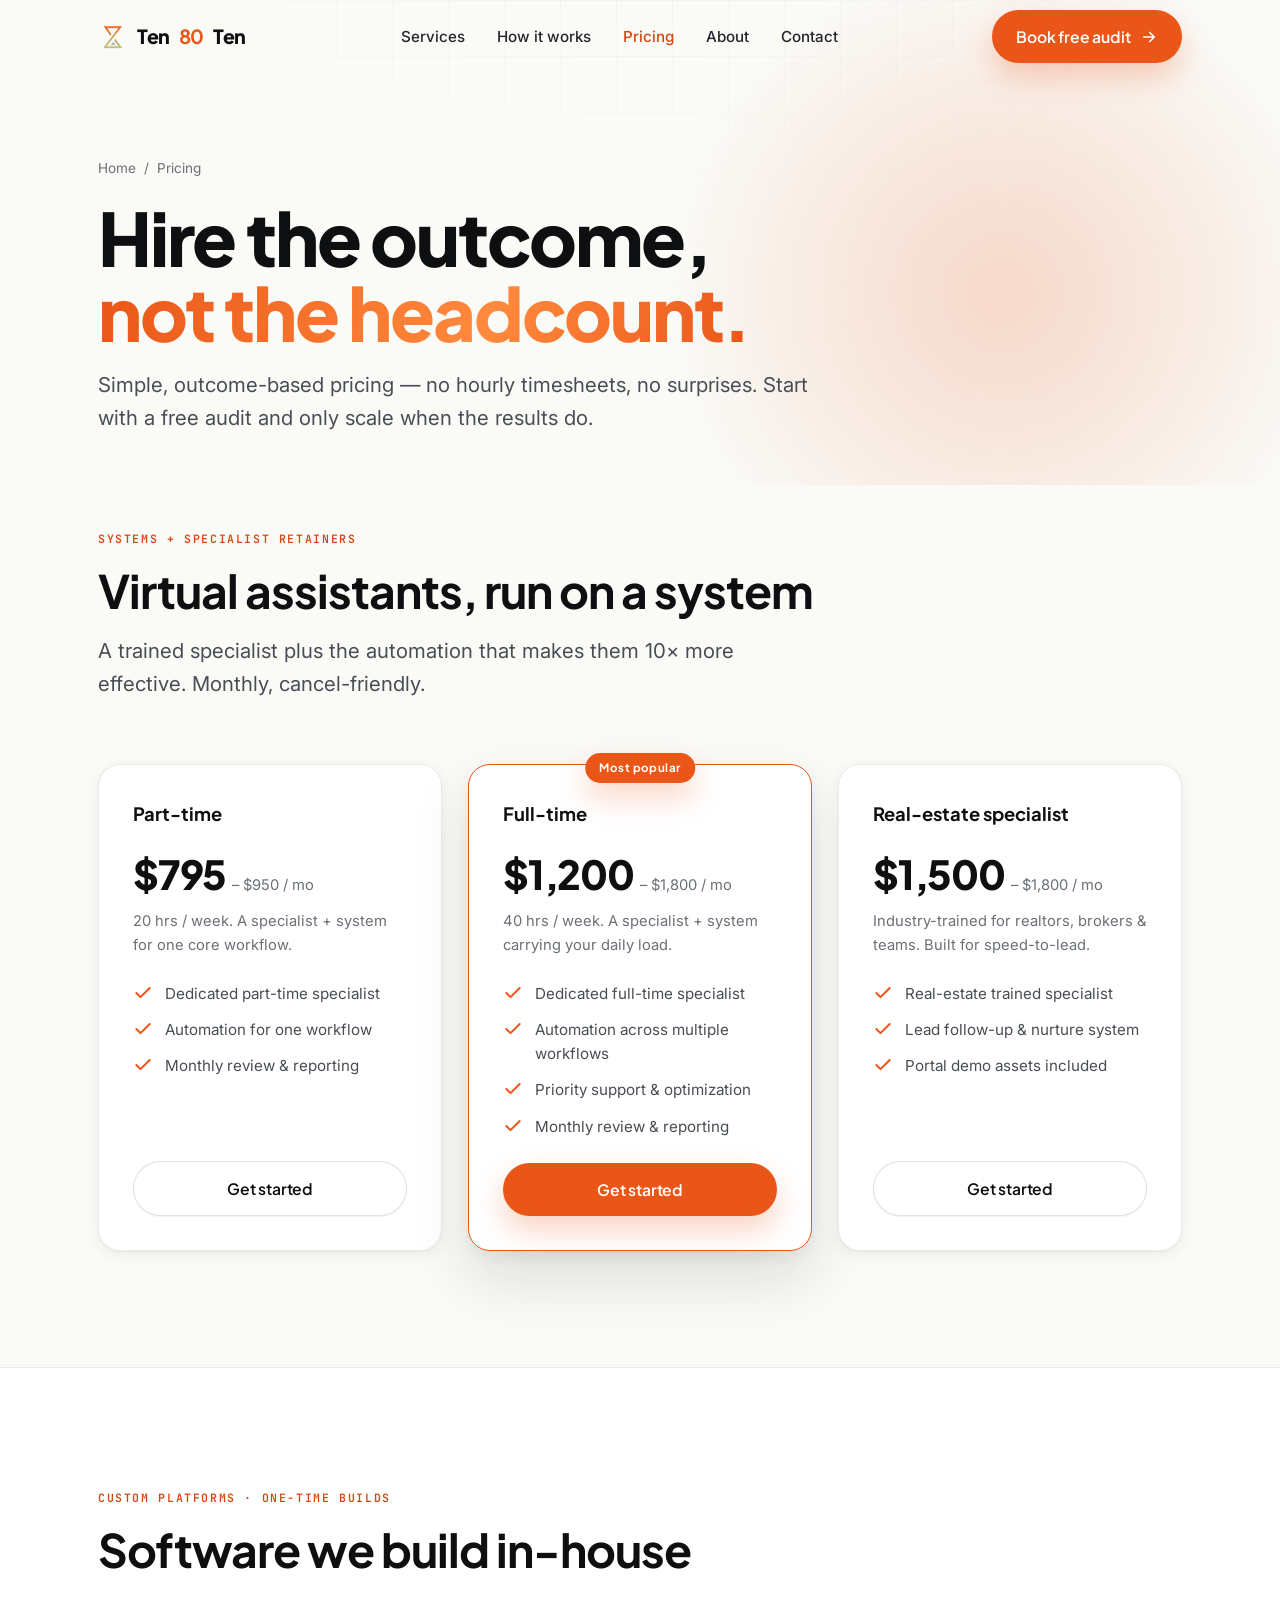
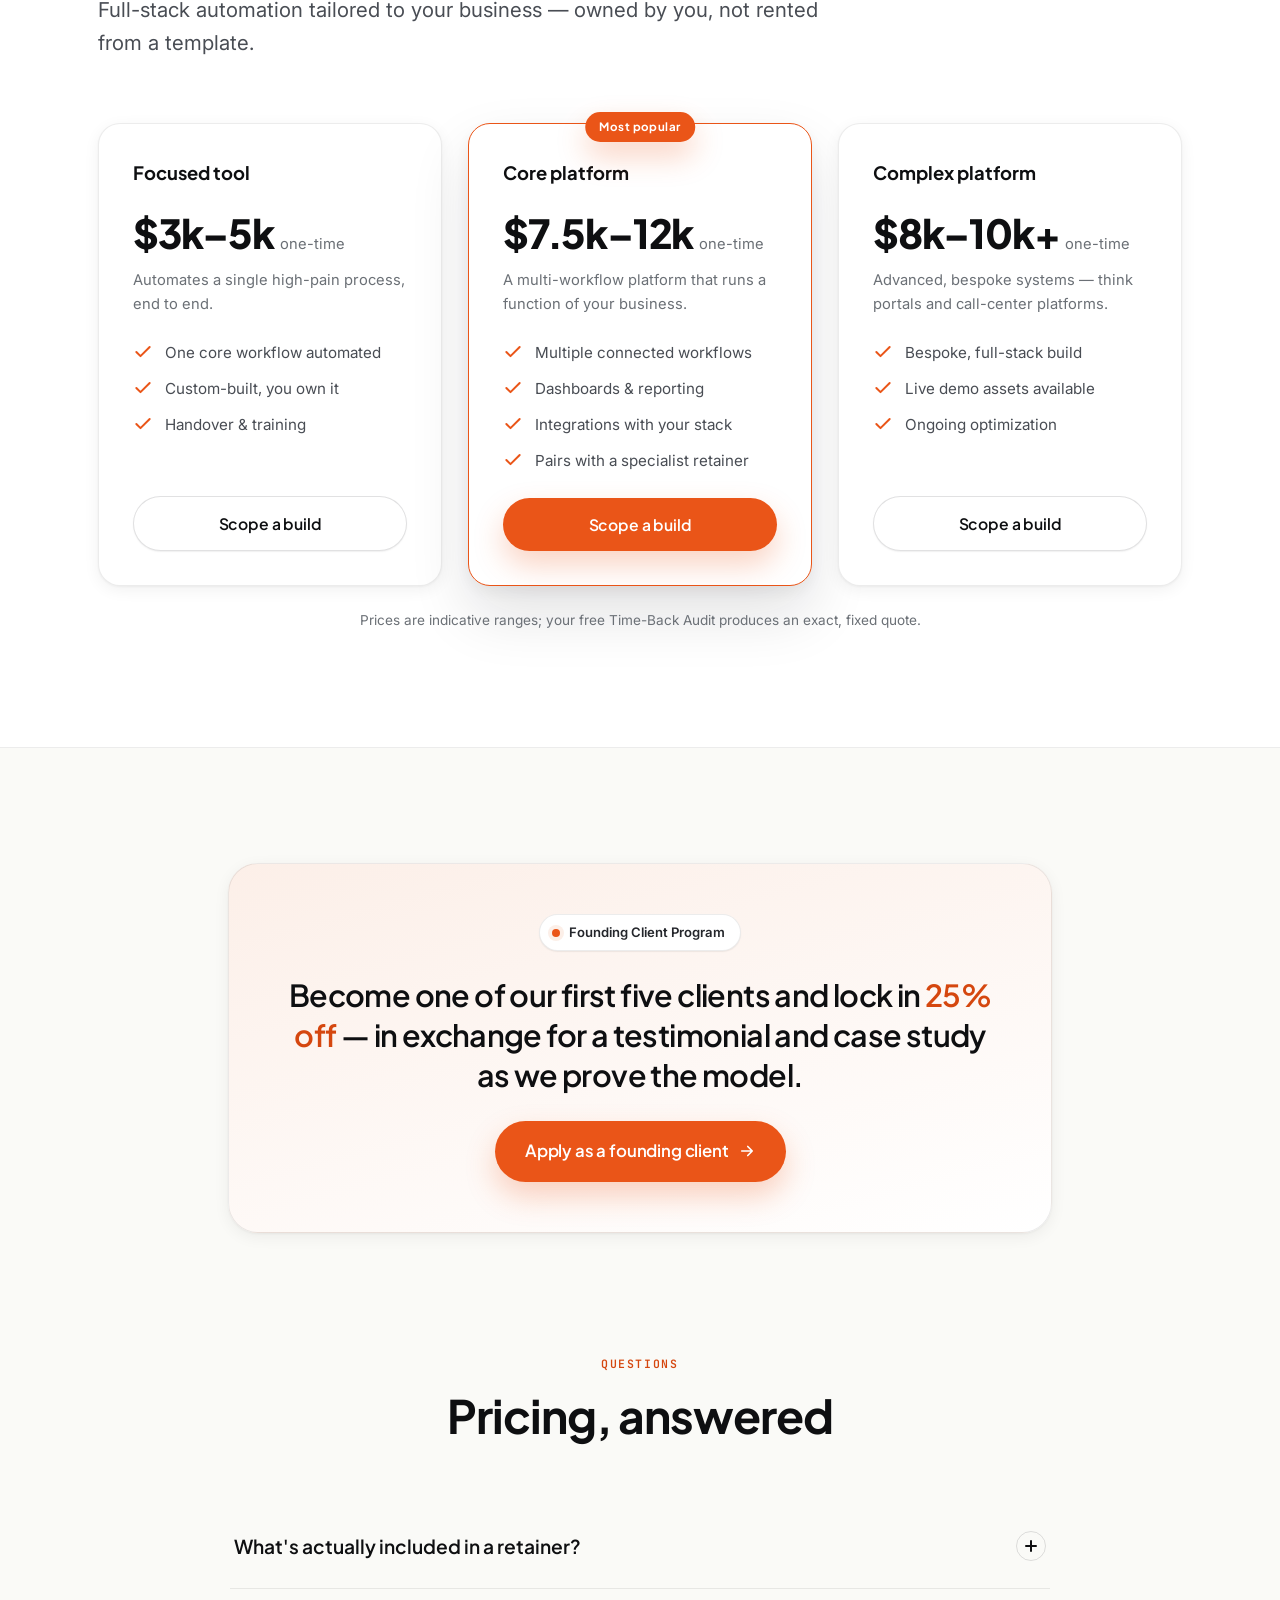
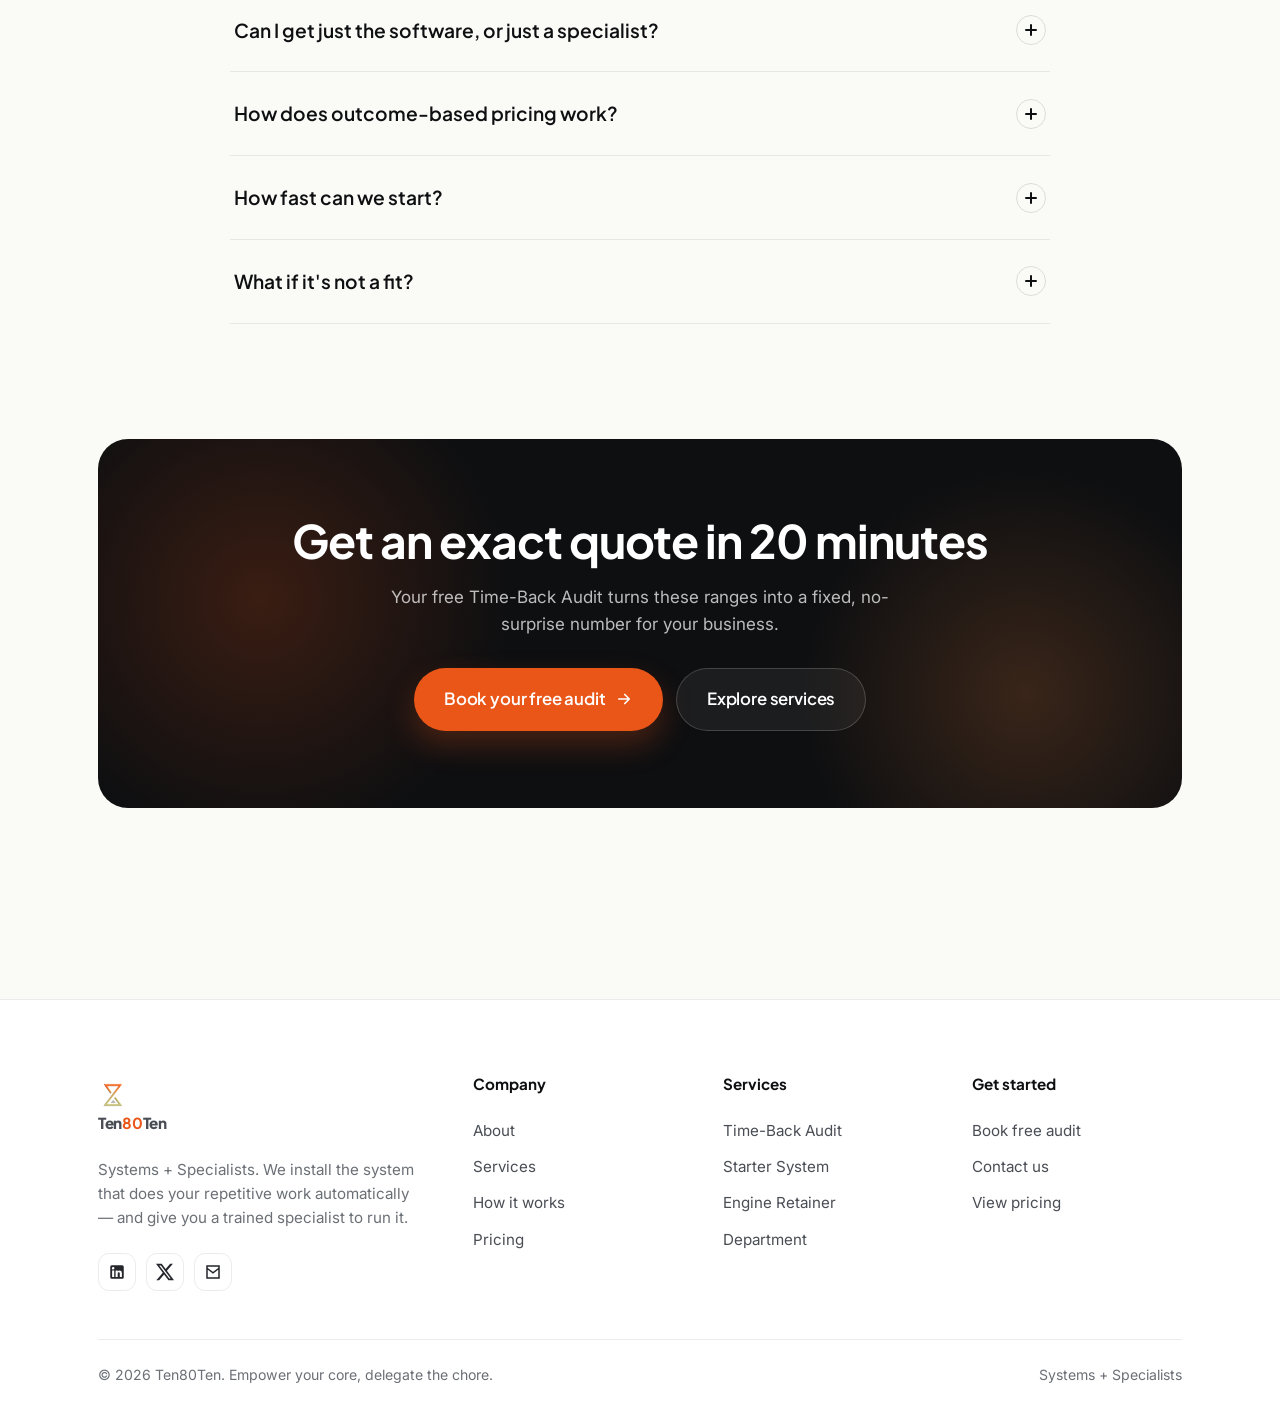
<file: pricing.html>
<!DOCTYPE html>
<html lang="en">
<head>
  <meta charset="UTF-8" />
  <meta name="viewport" content="width=device-width, initial-scale=1" />
  <title>Pricing — Systems + Specialists | Ten80Ten</title>
  <meta name="description" content="Transparent pricing for Ten80Ten. Virtual assistant retainers from $795/mo and custom automation platforms from $3,000. Outcome-based, not hourly." />
  <link rel="preconnect" href="https://fonts.googleapis.com" />
  <link rel="preconnect" href="https://fonts.gstatic.com" crossorigin />
  <link href="https://fonts.googleapis.com/css2?family=Plus+Jakarta+Sans:wght@500;600;700;800&family=Inter:wght@400;500;600&family=JetBrains+Mono:wght@500;600&display=swap" rel="stylesheet" />
  <link rel="icon" type="image/svg+xml" href="data:image/svg+xml,%3Csvg%20viewBox%3D%220%200%2040%2044%22%20fill%3D%22none%22%20xmlns%3D%22http%3A%2F%2Fwww.w3.org%2F2000%2Fsvg%22%20role%3D%22img%22%20aria-label%3D%22Ten80Ten%22%3E%0A%20%20%3Cdefs%3E%0A%20%20%20%20%3ClinearGradient%20id%3D%22t8t-grad%22%20x1%3D%2220%22%20y1%3D%223%22%20x2%3D%2220%22%20y2%3D%2241%22%20gradientUnits%3D%22userSpaceOnUse%22%3E%0A%20%20%20%20%20%20%3Cstop%20stop-color%3D%22%23EA5518%22%2F%3E%0A%20%20%20%20%20%20%3Cstop%20offset%3D%220.45%22%20stop-color%3D%22%23F0762A%22%2F%3E%0A%20%20%20%20%20%20%3Cstop%20offset%3D%221%22%20stop-color%3D%22%23E2C06A%22%2F%3E%0A%20%20%20%20%3C%2FlinearGradient%3E%0A%20%20%3C%2Fdefs%3E%0A%20%20%3Cpath%20d%3D%22M5%204%20H35%20L20%2021%20Z%22%20fill%3D%22url(%23t8t-grad)%22%2F%3E%0A%20%20%3Cpath%20d%3D%22M20%2023%20L35%2040%20H5%20Z%22%20fill%3D%22url(%23t8t-grad)%22%2F%3E%0A%20%20%3Cpath%20d%3D%22M20%2030%20L25.5%2039.5%20H14.5%20Z%22%20fill%3D%22%23FBFBF9%22%2F%3E%0A%3C%2Fsvg%3E%0A" />
  <style>
/* ============================================================
   Ten80Ten — Design System
   "Systems + Specialists" — calm white, premium, orange accent
   ============================================================ */

/* ---------- Tokens ---------- */
:root {
  /* Surfaces */
  --bg:        #FAFAF7;   /* calm warm white */
  --bg-soft:   #F3F3EE;
  --surface:   #FFFFFF;
  --surface-2: #FBFBF9;

  /* Ink / text */
  --ink:    #0E0F11;      /* near-black headings */
  --ink-2:  #24262B;
  --body:   #494D54;      /* body text (>= 7:1 on white) */
  --muted:  #6B7076;      /* captions (>= 4.5:1 on white) */
  --faint:  #9AA0A6;

  /* Accent — orange (deep/premium calm) */
  --accent:      #EA5518;
  --accent-600:  #D5470F;
  --accent-700:  #AE3A0B;
  --accent-soft: #FCEFE8;
  --accent-tint: #F6DCCC;
  --glow:        rgba(234, 85, 24, 0.20);

  /* Lines & shadows */
  --line:     rgba(14, 15, 17, 0.08);
  --line-2:   rgba(14, 15, 17, 0.12);
  --shadow-sm: 0 1px 2px rgba(16, 18, 22, 0.04), 0 1px 1px rgba(16,18,22,0.03);
  --shadow:    0 4px 16px rgba(16, 18, 22, 0.06), 0 1px 3px rgba(16,18,22,0.05);
  --shadow-md: 0 12px 32px rgba(16, 18, 22, 0.08), 0 2px 8px rgba(16,18,22,0.05);
  --shadow-lg: 0 28px 60px rgba(16, 18, 22, 0.12), 0 6px 18px rgba(16,18,22,0.06);
  --shadow-accent: 0 14px 30px rgba(234, 85, 24, 0.26);

  /* Radius */
  --r-xs: 8px;
  --r-sm: 12px;
  --r:    16px;
  --r-lg: 22px;
  --r-xl: 30px;
  --pill: 999px;

  /* Type */
  --font-display: "Plus Jakarta Sans", system-ui, sans-serif;
  --font-body:    "Inter", system-ui, sans-serif;
  --font-mono:    "JetBrains Mono", ui-monospace, monospace;

  /* Layout */
  --container: 1180px;
  --gutter: clamp(20px, 5vw, 48px);
  --nav-h: 74px;

  /* Motion */
  --ease: cubic-bezier(0.22, 1, 0.36, 1);
  --ease-in: cubic-bezier(0.4, 0, 1, 1);
  --spring: cubic-bezier(0.34, 1.56, 0.64, 1);
}

/* ---------- Reset ---------- */
*, *::before, *::after { box-sizing: border-box; }
* { margin: 0; }
html { -webkit-text-size-adjust: 100%; scroll-behavior: smooth; }
@media (prefers-reduced-motion: reduce) { html { scroll-behavior: auto; } }

body {
  font-family: var(--font-body);
  background: var(--bg);
  color: var(--body);
  line-height: 1.6;
  font-size: 17px;
  -webkit-font-smoothing: antialiased;
  text-rendering: optimizeLegibility;
  overflow-x: hidden;
}

img, svg, video { display: block; max-width: 100%; }
a { color: inherit; text-decoration: none; }
button { font: inherit; color: inherit; cursor: pointer; border: none; background: none; }
ul { list-style: none; padding: 0; }
::selection { background: var(--accent); color: #fff; }

/* ---------- Typography ---------- */
h1, h2, h3, h4 {
  font-family: var(--font-display);
  color: var(--ink);
  line-height: 1.08;
  letter-spacing: -0.022em;
  font-weight: 700;
}
.h-display { font-size: clamp(2.6rem, 6vw, 4.6rem); font-weight: 800; line-height: 1.02; letter-spacing: -0.03em; }
h1 { font-size: clamp(2.2rem, 5vw, 3.6rem); }
h2 { font-size: clamp(1.9rem, 3.6vw, 2.9rem); }
h3 { font-size: clamp(1.25rem, 2vw, 1.6rem); line-height: 1.18; }
h4 { font-size: 1.1rem; line-height: 1.25; }

p { text-wrap: pretty; }
.lead { font-size: clamp(1.05rem, 1.6vw, 1.28rem); color: var(--body); line-height: 1.62; }

.mono-label {
  font-family: var(--font-mono);
  font-size: 0.72rem;
  font-weight: 600;
  letter-spacing: 0.14em;
  text-transform: uppercase;
  color: var(--accent-600);
}
.text-accent { color: var(--accent-600); }
.text-muted { color: var(--muted); }

/* gradient ink for emphasis words */
.ink-grad {
  background: linear-gradient(105deg, var(--accent) 0%, #FF8A3D 60%, var(--accent) 100%);
  -webkit-background-clip: text;
  background-clip: text;
  color: transparent;
}

/* ---------- Layout ---------- */
.container { width: 100%; max-width: var(--container); margin-inline: auto; padding-inline: var(--gutter); }
.section { padding-block: clamp(64px, 9vw, 130px); position: relative; }
.section-sm { padding-block: clamp(48px, 6vw, 80px); }
.stack > * + * { margin-top: 1.1rem; }

.section-head { max-width: 720px; margin-bottom: clamp(40px, 5vw, 64px); }
.section-head.center { margin-inline: auto; text-align: center; }
.section-head .mono-label { margin-bottom: 18px; display: inline-block; }
.section-head p { margin-top: 18px; }

.eyebrow {
  display: inline-flex; align-items: center; gap: 9px;
  padding: 7px 15px 7px 12px;
  background: var(--surface);
  border: 1px solid var(--line);
  border-radius: var(--pill);
  font-size: 0.82rem; font-weight: 600; color: var(--ink-2);
  box-shadow: var(--shadow-sm);
}
.eyebrow .dot {
  width: 8px; height: 8px; border-radius: 50%;
  background: var(--accent);
  box-shadow: 0 0 0 4px var(--accent-soft);
}

/* ---------- Buttons ---------- */
.btn {
  --pad-y: 14px; --pad-x: 24px;
  display: inline-flex; align-items: center; justify-content: center; gap: 9px;
  padding: var(--pad-y) var(--pad-x);
  border-radius: var(--pill);
  font-family: var(--font-display);
  font-weight: 600; font-size: 0.98rem;
  letter-spacing: -0.01em;
  white-space: nowrap;
  transition: transform .35s var(--spring), box-shadow .35s var(--ease), background .25s, color .25s;
  will-change: transform;
}
.btn svg { width: 18px; height: 18px; transition: transform .35s var(--ease); }
.btn-primary {
  background: var(--accent); color: #fff;
  box-shadow: var(--shadow-accent);
  position: relative; overflow: hidden;
}
.btn-primary::after {
  content: ""; position: absolute; inset: 0;
  background: linear-gradient(120deg, transparent 20%, rgba(255,255,255,.35) 50%, transparent 80%);
  transform: translateX(-120%); transition: transform .7s var(--ease);
}
.btn-primary:hover { background: var(--accent-600); box-shadow: 0 18px 38px rgba(234,85,24,.36); }
.btn-primary:hover::after { transform: translateX(120%); }
.btn-primary:hover svg { transform: translateX(3px); }
.btn-ghost {
  background: var(--surface); color: var(--ink);
  border: 1px solid var(--line-2);
  box-shadow: var(--shadow-sm);
}
.btn-ghost:hover { border-color: var(--ink); box-shadow: var(--shadow); }
.btn-dark { background: var(--ink); color: #fff; }
.btn-dark:hover { background: #000; box-shadow: var(--shadow-md); }
.btn-lg { --pad-y: 17px; --pad-x: 30px; font-size: 1.05rem; }
.btn-block { width: 100%; }
.btn:active { transform: scale(.97); }

.link-arrow {
  display: inline-flex; align-items: center; gap: 7px;
  font-weight: 600; color: var(--ink); font-family: var(--font-display);
  transition: gap .3s var(--ease), color .25s;
}
.link-arrow svg { width: 16px; height: 16px; transition: transform .3s var(--ease); }
.link-arrow:hover { color: var(--accent-600); gap: 11px; }

/* ---------- Navbar ---------- */
.nav {
  position: fixed; top: 0; left: 0; right: 0; z-index: 100;
  height: var(--nav-h);
  display: flex; align-items: center;
  transition: background .35s var(--ease), box-shadow .35s var(--ease), backdrop-filter .35s;
}
.nav.scrolled {
  background: rgba(250, 250, 247, 0.78);
  backdrop-filter: saturate(160%) blur(16px);
  -webkit-backdrop-filter: saturate(160%) blur(16px);
  box-shadow: 0 1px 0 var(--line);
}
.nav .container { display: flex; align-items: center; justify-content: space-between; gap: 20px; }
.brand { display: inline-flex; align-items: center; gap: 9px; font-family: var(--font-display); font-weight: 800; font-size: 1.22rem; color: var(--ink); letter-spacing: -0.02em; }
.brand-mark { width: 30px; height: 33px; object-fit: contain; flex-shrink: 0; transition: transform .4s var(--spring); }
.brand:hover .brand-mark { transform: rotate(8deg) scale(1.05); }
.brand b { color: var(--accent); }
.footer .brand-mark, .cta-band .brand-mark { filter: none; }

.nav-links { display: flex; align-items: center; gap: 4px; }
.nav-links a {
  padding: 9px 14px; border-radius: var(--pill);
  font-weight: 500; font-size: 0.95rem; color: var(--ink-2);
  transition: background .25s, color .25s;
}
.nav-links a:hover { background: rgba(14,15,17,.05); color: var(--ink); }
.nav-links a.active { color: var(--accent-600); }
.nav-cta { display: flex; align-items: center; gap: 10px; }

.nav-toggle { display: none; width: 44px; height: 44px; border-radius: 12px; position: relative; }
.nav-toggle span { position: absolute; left: 11px; right: 11px; height: 2px; background: var(--ink); border-radius: 2px; transition: transform .35s var(--ease), opacity .25s; }
.nav-toggle span:nth-child(1) { top: 16px; }
.nav-toggle span:nth-child(2) { top: 22px; }
.nav-toggle span:nth-child(3) { top: 28px; }
body.menu-open .nav-toggle span:nth-child(1) { transform: translateY(6px) rotate(45deg); }
body.menu-open .nav-toggle span:nth-child(2) { opacity: 0; }
body.menu-open .nav-toggle span:nth-child(3) { transform: translateY(-6px) rotate(-45deg); }

/* mobile menu */
.mobile-menu {
  position: fixed; inset: var(--nav-h) 0 0; z-index: 99;
  background: rgba(250,250,247,.96);
  backdrop-filter: blur(20px); -webkit-backdrop-filter: blur(20px);
  display: flex; flex-direction: column; padding: 28px var(--gutter) 40px;
  transform: translateY(-12px); opacity: 0; pointer-events: none;
  transition: opacity .35s var(--ease), transform .35s var(--ease);
}
body.menu-open .mobile-menu { opacity: 1; transform: none; pointer-events: auto; }
.mobile-menu a.m-link { padding: 16px 4px; font-family: var(--font-display); font-weight: 600; font-size: 1.5rem; color: var(--ink); border-bottom: 1px solid var(--line); }
.mobile-menu a.m-link:active { color: var(--accent-600); }
.mobile-menu .btn { margin-top: 28px; }

/* ---------- Hero ---------- */
.hero { position: relative; padding-top: calc(var(--nav-h) + clamp(40px, 7vw, 90px)); padding-bottom: clamp(60px, 8vw, 110px); overflow: hidden; }
.hero-glow {
  position: absolute; z-index: 0; pointer-events: none;
  width: 60vw; max-width: 760px; aspect-ratio: 1;
  top: -18%; right: -8%;
  background: radial-gradient(circle, var(--glow), transparent 62%);
  filter: blur(8px);
}
.hero-glow.two { left: -16%; right: auto; top: 36%; width: 44vw; background: radial-gradient(circle, rgba(255,138,61,.16), transparent 65%); }
.hero-grid-bg {
  position: absolute; inset: 0; z-index: 0; pointer-events: none;
  background-image: linear-gradient(var(--line) 1px, transparent 1px), linear-gradient(90deg, var(--line) 1px, transparent 1px);
  background-size: 56px 56px;
  mask-image: radial-gradient(ellipse 70% 60% at 50% 0%, #000 0%, transparent 75%);
  -webkit-mask-image: radial-gradient(ellipse 70% 60% at 50% 0%, #000 0%, transparent 75%);
  opacity: .55;
}
.hero .container { position: relative; z-index: 1; }
.hero-layout { display: grid; grid-template-columns: 1.05fr 0.95fr; gap: clamp(32px, 5vw, 64px); align-items: center; }
.hero-copy { max-width: 620px; }
.hero h1 { margin-top: 22px; }
.hero .lead { margin-top: 22px; max-width: 540px; }
.hero-actions { display: flex; flex-wrap: wrap; gap: 14px; margin-top: 32px; }
.hero-assure { display: flex; flex-wrap: wrap; gap: 18px; margin-top: 24px; color: var(--muted); font-size: 0.9rem; }
.hero-assure span { display: inline-flex; align-items: center; gap: 7px; }
.hero-assure svg { width: 16px; height: 16px; color: var(--accent); }

/* ---------- Cards ---------- */
.card {
  background: var(--surface);
  border: 1px solid var(--line);
  border-radius: var(--r-lg);
  padding: clamp(24px, 3vw, 34px);
  box-shadow: var(--shadow);
  transition: transform .45s var(--ease), box-shadow .45s var(--ease), border-color .45s;
  position: relative;
}
.card.hoverable:hover { transform: translateY(-6px); box-shadow: var(--shadow-lg); border-color: var(--line-2); }
.card-icon {
  width: 50px; height: 50px; border-radius: 14px;
  display: grid; place-items: center; margin-bottom: 20px;
  background: var(--accent-soft); color: var(--accent-600);
}
.card-icon svg { width: 24px; height: 24px; }
.card h3 { margin-bottom: 10px; }
.card p { color: var(--body); font-size: 0.98rem; }

/* glow dashboard card (hero visual) */
.glass-panel {
  background: linear-gradient(165deg, #fff, #fbfbf9);
  border: 1px solid var(--line);
  border-radius: var(--r-xl);
  box-shadow: var(--shadow-lg);
  padding: 20px;
  position: relative;
}

/* ---------- Grids ---------- */
.grid { display: grid; gap: clamp(18px, 2.4vw, 26px); }
.grid-2 { grid-template-columns: repeat(2, 1fr); }
.grid-3 { grid-template-columns: repeat(3, 1fr); }
.grid-4 { grid-template-columns: repeat(4, 1fr); }

/* Bento */
.bento { display: grid; grid-template-columns: repeat(4, 1fr); gap: clamp(16px, 2vw, 22px); }
.bento .span-2 { grid-column: span 2; }
.bento .row-2 { grid-row: span 2; }

/* ---------- Marquee ---------- */
.marquee { overflow: hidden; -webkit-mask-image: linear-gradient(90deg, transparent, #000 12%, #000 88%, transparent); mask-image: linear-gradient(90deg, transparent, #000 12%, #000 88%, transparent); }
.marquee-track { display: flex; gap: 56px; width: max-content; animation: marquee 32s linear infinite; }
.marquee:hover .marquee-track { animation-play-state: paused; }
.marquee-item { display: inline-flex; align-items: center; gap: 10px; font-family: var(--font-display); font-weight: 600; color: var(--muted); font-size: 1.05rem; white-space: nowrap; }
.marquee-item svg { width: 20px; height: 20px; color: var(--faint); }
@keyframes marquee { to { transform: translateX(-50%); } }

/* ---------- 10/80/10 framework ---------- */
.framework { display: grid; grid-template-columns: repeat(3, 1fr); gap: clamp(18px, 2.4vw, 28px); }
.fw-step { position: relative; padding-top: 8px; }
.fw-num {
  font-family: var(--font-display); font-weight: 800;
  font-size: clamp(3.4rem, 7vw, 5.4rem); line-height: 1;
  letter-spacing: -0.04em;
  background: linear-gradient(180deg, var(--ink) 0%, var(--ink) 40%, rgba(14,15,17,.35) 100%);
  -webkit-background-clip: text; background-clip: text; color: transparent;
}
.fw-step.accent .fw-num { background: linear-gradient(180deg, var(--accent) 0%, var(--accent-700) 100%); -webkit-background-clip: text; background-clip: text; }
.fw-step h3 { margin: 14px 0 8px; }
.fw-bar { height: 4px; border-radius: 4px; background: var(--line); margin: 18px 0; overflow: hidden; }
.fw-bar i { display: block; height: 100%; border-radius: 4px; background: linear-gradient(90deg, var(--accent), #FF8A3D); width: 0; transition: width 1.1s var(--ease); }

/* ---------- Stats / counters ---------- */
.stats { display: grid; grid-template-columns: repeat(4, 1fr); gap: clamp(18px, 3vw, 36px); }
.stat .num { font-family: var(--font-display); font-weight: 800; font-size: clamp(2.4rem, 4.5vw, 3.4rem); color: var(--ink); letter-spacing: -0.03em; line-height: 1; }
.stat .num .suffix { color: var(--accent); }
.stat p { margin-top: 10px; color: var(--muted); font-size: 0.95rem; }

/* ---------- Process timeline ---------- */
.timeline { position: relative; display: grid; gap: 6px; }
.tl-row { display: grid; grid-template-columns: 56px 1fr; gap: 20px; padding: 22px 0; border-top: 1px solid var(--line); align-items: start; }
.tl-row:last-child { border-bottom: 1px solid var(--line); }
.tl-badge { width: 48px; height: 48px; border-radius: 14px; background: var(--ink); color: #fff; font-family: var(--font-mono); font-weight: 600; display: grid; place-items: center; font-size: 0.95rem; }
.tl-row.accent .tl-badge { background: var(--accent); box-shadow: var(--shadow-accent); }
.tl-body h3 { margin-bottom: 8px; }
.tl-body p { color: var(--body); max-width: 640px; }

/* ---------- Pricing ---------- */
.price-card { display: flex; flex-direction: column; }
.price-card.featured { border-color: var(--accent); box-shadow: var(--shadow-lg); }
.price-card.featured::before {
  content: "Most popular"; position: absolute; top: -12px; left: 50%; transform: translateX(-50%);
  background: var(--accent); color: #fff; font-size: 0.72rem; font-weight: 700; letter-spacing: .04em;
  padding: 6px 14px; border-radius: var(--pill); font-family: var(--font-display);
  box-shadow: var(--shadow-accent);
}
.price-card .tier { font-family: var(--font-display); font-weight: 700; color: var(--ink); font-size: 1.15rem; }
.price-card .price { display: flex; align-items: baseline; gap: 6px; margin: 14px 0 4px; }
.price-card .price .amt { font-family: var(--font-display); font-weight: 800; font-size: 2.5rem; color: var(--ink); letter-spacing: -.03em; }
.price-card .price .per { color: var(--muted); font-size: 0.92rem; }
.price-card .desc { color: var(--muted); font-size: 0.92rem; min-height: 40px; }
.feature-list { display: grid; gap: 12px; margin: 24px 0; }
.feature-list li { display: grid; grid-template-columns: 22px 1fr; gap: 10px; align-items: start; color: var(--body); font-size: 0.95rem; }
.feature-list svg { width: 20px; height: 20px; color: var(--accent); margin-top: 1px; }
.price-card .btn { margin-top: auto; }

/* ---------- Accordion / FAQ ---------- */
.faq { display: grid; gap: 0; max-width: 820px; margin-inline: auto; }
.faq-item { border-bottom: 1px solid var(--line); }
.faq-q { width: 100%; display: flex; align-items: center; justify-content: space-between; gap: 20px; padding: 26px 4px; text-align: left; font-family: var(--font-display); font-weight: 600; font-size: clamp(1.05rem, 1.6vw, 1.2rem); color: var(--ink); }
.faq-icon { width: 30px; height: 30px; border-radius: 50%; border: 1px solid var(--line-2); display: grid; place-items: center; flex-shrink: 0; transition: background .3s, border-color .3s, transform .3s var(--ease); position: relative; }
.faq-icon::before, .faq-icon::after { content: ""; position: absolute; background: var(--ink); border-radius: 2px; transition: transform .3s var(--ease), background .3s; }
.faq-icon::before { width: 12px; height: 2px; }
.faq-icon::after { width: 2px; height: 12px; }
.faq-item.open .faq-icon { background: var(--accent); border-color: var(--accent); }
.faq-item.open .faq-icon::before, .faq-item.open .faq-icon::after { background: #fff; }
.faq-item.open .faq-icon::after { transform: scaleY(0); }
.faq-a { overflow: hidden; height: 0; transition: height .4s var(--ease); }
.faq-a-inner { padding: 0 4px 26px; color: var(--body); max-width: 680px; }

/* ---------- Split feature ---------- */
.split { display: grid; grid-template-columns: 1fr 1fr; gap: clamp(32px, 5vw, 72px); align-items: center; }
.split.reverse .split-visual { order: 2; }
.check-list { display: grid; gap: 14px; margin-top: 24px; }
.check-list li { display: grid; grid-template-columns: 26px 1fr; gap: 12px; align-items: start; color: var(--body); }
.check-list .ck { width: 24px; height: 24px; border-radius: 7px; background: var(--accent-soft); color: var(--accent-600); display: grid; place-items: center; flex-shrink: 0; }
.check-list .ck svg { width: 15px; height: 15px; }

/* ---------- CTA band ---------- */
.cta-band { position: relative; overflow: hidden; border-radius: var(--r-xl); padding: clamp(44px, 6vw, 80px); background: var(--ink); color: #fff; text-align: center; }
.cta-band h2 { color: #fff; }
.cta-band p { color: rgba(255,255,255,.72); max-width: 560px; margin: 18px auto 30px; }
.cta-band .glow-a { position: absolute; width: 50%; aspect-ratio: 1; border-radius: 50%; background: radial-gradient(circle, var(--glow), transparent 65%); top: -30%; left: -10%; }
.cta-band .glow-b { position: absolute; width: 45%; aspect-ratio: 1; border-radius: 50%; background: radial-gradient(circle, rgba(255,138,61,.18), transparent 65%); bottom: -35%; right: -8%; }
.cta-band .container, .cta-band > * { position: relative; z-index: 1; }
.cta-actions { display: flex; gap: 14px; justify-content: center; flex-wrap: wrap; }

/* ---------- Quote / testimonial ---------- */
.quote-card { background: var(--surface); border: 1px solid var(--line); border-radius: var(--r-xl); padding: clamp(30px, 4vw, 50px); box-shadow: var(--shadow); position: relative; }
.quote-card .qmark { font-family: var(--font-display); font-size: 4.5rem; line-height: .6; color: var(--accent-tint); position: absolute; top: 26px; right: 34px; }
.quote-card blockquote { font-family: var(--font-display); font-weight: 600; font-size: clamp(1.3rem, 2.6vw, 1.9rem); line-height: 1.32; color: var(--ink); letter-spacing: -0.02em; }
.quote-meta { display: flex; align-items: center; gap: 14px; margin-top: 26px; }
.quote-avatar { width: 50px; height: 50px; border-radius: 50%; background: linear-gradient(140deg, var(--accent), var(--accent-700)); display: grid; place-items: center; color: #fff; font-family: var(--font-display); font-weight: 700; }
.quote-meta b { color: var(--ink); font-family: var(--font-display); }
.quote-meta span { display: block; color: var(--muted); font-size: 0.9rem; }

/* ---------- Forms ---------- */
.form { display: grid; gap: 18px; }
.field { display: grid; gap: 8px; }
.field label { font-weight: 600; font-size: 0.9rem; color: var(--ink-2); font-family: var(--font-display); }
.field label .req { color: var(--accent); }
.field input, .field textarea, .field select {
  font: inherit; font-size: 1rem; color: var(--ink);
  background: var(--surface); border: 1px solid var(--line-2);
  border-radius: var(--r-sm); padding: 14px 16px; width: 100%;
  transition: border-color .25s, box-shadow .25s, background .25s;
}
.field textarea { min-height: 130px; resize: vertical; }
.field input::placeholder, .field textarea::placeholder { color: var(--faint); }
.field input:focus, .field textarea:focus, .field select:focus { outline: none; border-color: var(--accent); box-shadow: 0 0 0 4px var(--accent-soft); }
.field.invalid input, .field.invalid textarea { border-color: #E23B3B; box-shadow: 0 0 0 4px rgba(226,59,59,.1); }
.field .err { color: #C92F2F; font-size: 0.82rem; display: none; }
.field.invalid .err { display: block; }
.row-2 { display: grid; grid-template-columns: 1fr 1fr; gap: 18px; }
.form-note { color: var(--muted); font-size: 0.85rem; }
.form-success {
  display: none; align-items: center; gap: 14px;
  background: var(--accent-soft); border: 1px solid var(--accent-tint);
  border-radius: var(--r); padding: 18px 20px; color: var(--accent-700);
}
.form-success.show { display: flex; }
.form-success svg { width: 24px; height: 24px; flex-shrink: 0; color: var(--accent-600); }

/* ---------- Contact split panel ---------- */
.contact-info { display: grid; gap: 22px; align-content: start; }
.info-row { display: grid; grid-template-columns: 46px 1fr; gap: 16px; align-items: start; }
.info-row .ic { width: 46px; height: 46px; border-radius: 13px; background: var(--surface); border: 1px solid var(--line); display: grid; place-items: center; color: var(--accent-600); box-shadow: var(--shadow-sm); }
.info-row .ic svg { width: 22px; height: 22px; }
.info-row b { color: var(--ink); font-family: var(--font-display); display: block; }
.info-row a, .info-row p { color: var(--body); }

/* ---------- Footer ---------- */
.footer { background: var(--surface); border-top: 1px solid var(--line); padding-block: clamp(48px, 6vw, 72px) 32px; margin-top: clamp(40px, 6vw, 80px); }
.footer-grid { display: grid; grid-template-columns: 1.6fr 1fr 1fr 1fr; gap: 40px; }
.footer .brand { margin-bottom: 16px; }
.footer-about { color: var(--muted); font-size: 0.95rem; max-width: 320px; }
.footer h5 { font-family: var(--font-display); font-weight: 700; color: var(--ink); font-size: 0.95rem; margin-bottom: 16px; }
.footer-col a { display: block; color: var(--body); padding: 6px 0; font-size: 0.95rem; transition: color .2s, padding-left .25s var(--ease); }
.footer-col a:hover { color: var(--accent-600); padding-left: 5px; }
.footer-bottom { display: flex; justify-content: space-between; align-items: center; gap: 16px; margin-top: 48px; padding-top: 24px; border-top: 1px solid var(--line); color: var(--muted); font-size: 0.88rem; flex-wrap: wrap; }
.footer-socials { display: flex; gap: 10px; }
.footer-socials a { width: 38px; height: 38px; border-radius: 11px; border: 1px solid var(--line); display: grid; place-items: center; color: var(--ink-2); transition: background .25s, color .25s, transform .25s; }
.footer-socials a:hover { background: var(--accent); color: #fff; transform: translateY(-2px); border-color: var(--accent); }
.footer-socials svg { width: 18px; height: 18px; }

/* ---------- Page hero (inner pages) ---------- */
.page-hero { position: relative; padding-top: calc(var(--nav-h) + clamp(48px, 7vw, 84px)); padding-bottom: clamp(32px, 4vw, 56px); overflow: hidden; }
.page-hero .hero-grid-bg { opacity: .4; }
.page-hero-inner { position: relative; z-index: 1; max-width: 760px; }
.page-hero h1 { margin: 20px 0 18px; }
.breadcrumb { font-size: 0.85rem; color: var(--muted); }
.breadcrumb a:hover { color: var(--accent-600); }

/* ---------- Pill list / chips ---------- */
.chips { display: flex; flex-wrap: wrap; gap: 10px; }
.chip { display: inline-flex; align-items: center; gap: 8px; padding: 9px 16px; background: var(--surface); border: 1px solid var(--line); border-radius: var(--pill); font-weight: 500; font-size: 0.92rem; color: var(--ink-2); box-shadow: var(--shadow-sm); }
.chip svg { width: 16px; height: 16px; color: var(--accent); }

/* ---------- Reveal animations ---------- */
[data-reveal] { opacity: 0; transform: translateY(26px); transition: opacity .7s var(--ease), transform .7s var(--ease); will-change: opacity, transform; }
[data-reveal="left"] { transform: translateX(-30px); }
[data-reveal="right"] { transform: translateX(30px); }
[data-reveal="scale"] { transform: scale(.95); }
[data-reveal].in { opacity: 1; transform: none; }

.float-y { animation: floaty 6s ease-in-out infinite; }
@keyframes floaty { 0%,100% { transform: translateY(0); } 50% { transform: translateY(-12px); } }

/* ---------- Responsive ---------- */
@media (max-width: 1024px) {
  .footer-grid { grid-template-columns: 1.4fr 1fr 1fr; }
  .footer-col.hide-lg { display: none; }
}
@media (max-width: 900px) {
  .hero-layout { grid-template-columns: 1fr; }
  .hero-visual { order: -1; max-width: 520px; }
  .split { grid-template-columns: 1fr; }
  .split.reverse .split-visual { order: -1; }
  .grid-4 { grid-template-columns: repeat(2, 1fr); }
  .bento { grid-template-columns: repeat(2, 1fr); }
  .bento .span-2 { grid-column: span 2; }
  .stats { grid-template-columns: repeat(2, 1fr); }
  .nav-links, .nav-cta .btn { display: none; }
  .nav-toggle { display: block; }
}
@media (max-width: 680px) {
  body { font-size: 16px; }
  .grid-2, .grid-3, .framework, .row-2 { grid-template-columns: 1fr; }
  .bento { grid-template-columns: 1fr; }
  .bento .span-2, .bento .row-2 { grid-column: auto; grid-row: auto; }
  .footer-grid { grid-template-columns: 1fr 1fr; }
  .footer-col.about-col { grid-column: 1 / -1; }
  .stats { grid-template-columns: 1fr 1fr; gap: 28px 18px; }
  .cta-actions, .hero-actions { width: 100%; }
  .hero-actions .btn { flex: 1; }
  .footer-bottom { flex-direction: column; align-items: flex-start; }
}

@media (prefers-reduced-motion: reduce) {
  *, *::before, *::after { animation-duration: .001ms !important; animation-iteration-count: 1 !important; transition-duration: .001ms !important; }
  [data-reveal] { opacity: 1 !important; transform: none !important; }
  .marquee-track { animation: none; }
}

  </style>
</head>
<body>

  <header class="nav">
    <div class="container">
      <a href="index.html" class="brand" aria-label="Ten80Ten home">
        <img class="brand-mark" src="assets/img/ten80ten-mark.webp" alt="" width="30" height="33" />
        Ten<b>80</b>Ten
      </a>
      <nav class="nav-links" aria-label="Primary">
        <a href="services.html" data-nav="services.html">Services</a>
        <a href="about.html#framework" data-nav="about.html">How it works</a>
        <a href="pricing.html" data-nav="pricing.html">Pricing</a>
        <a href="about.html" data-nav="about.html">About</a>
        <a href="contact.html" data-nav="contact.html">Contact</a>
      </nav>
      <div class="nav-cta">
        <a href="contact.html" class="btn btn-primary" data-magnetic>Book free audit
          <svg viewBox="0 0 24 24" fill="none" stroke="currentColor" stroke-width="2.2" stroke-linecap="round" stroke-linejoin="round" aria-hidden="true"><path d="M5 12h14M13 6l6 6-6 6"/></svg>
        </a>
        <button class="nav-toggle" aria-label="Open menu" aria-expanded="false"><span></span><span></span><span></span></button>
      </div>
    </div>
  </header>

  <div class="mobile-menu" aria-label="Mobile navigation">
    <a href="services.html" class="m-link">Services</a>
    <a href="about.html#framework" class="m-link">How it works</a>
    <a href="pricing.html" class="m-link">Pricing</a>
    <a href="about.html" class="m-link">About</a>
    <a href="contact.html" class="m-link">Contact</a>
    <a href="contact.html" class="btn btn-primary btn-lg btn-block">Book free Time-Back Audit</a>
  </div>

  <main>
    <!-- PAGE HERO -->
    <section class="page-hero">
      <div class="hero-grid-bg"></div>
      <div class="hero-glow" data-parallax="-18"></div>
      <div class="container">
        <div class="page-hero-inner" style="max-width:720px">
          <p class="breadcrumb" data-reveal><a href="index.html">Home</a> &nbsp;/&nbsp; Pricing</p>
          <h1 class="h-display" data-reveal data-delay="60">Hire the outcome,<br><span class="ink-grad">not the headcount.</span></h1>
          <p class="lead" data-reveal data-delay="140">Simple, outcome-based pricing — no hourly timesheets, no surprises. Start with a free audit and only scale when the results do.</p>
        </div>
      </div>
    </section>

    <!-- VA RETAINERS -->
    <section class="section" style="padding-top:clamp(20px,3vw,40px)">
      <div class="container">
        <div class="section-head">
          <span class="mono-label" data-reveal>Systems + Specialist retainers</span>
          <h2 data-reveal data-delay="60">Virtual assistants, run on a system</h2>
          <p class="lead" data-reveal data-delay="120">A trained specialist plus the automation that makes them 10× more effective. Monthly, cancel-friendly.</p>
        </div>
        <div class="grid grid-3" data-stagger="100">
          <article class="card hoverable price-card" data-reveal>
            <div class="tier">Part-time</div>
            <div class="price"><span class="amt">$795</span><span class="per">– $950 / mo</span></div>
            <p class="desc">20 hrs / week. A specialist + system for one core workflow.</p>
            <ul class="feature-list">
              <li><svg viewBox="0 0 24 24" fill="none" stroke="currentColor" stroke-width="2.4" stroke-linecap="round" stroke-linejoin="round" aria-hidden="true"><path d="M20 6 9 17l-5-5"/></svg>Dedicated part-time specialist</li>
              <li><svg viewBox="0 0 24 24" fill="none" stroke="currentColor" stroke-width="2.4" stroke-linecap="round" stroke-linejoin="round" aria-hidden="true"><path d="M20 6 9 17l-5-5"/></svg>Automation for one workflow</li>
              <li><svg viewBox="0 0 24 24" fill="none" stroke="currentColor" stroke-width="2.4" stroke-linecap="round" stroke-linejoin="round" aria-hidden="true"><path d="M20 6 9 17l-5-5"/></svg>Monthly review &amp; reporting</li>
            </ul>
            <a href="contact.html" class="btn btn-ghost btn-block">Get started</a>
          </article>
          <article class="card hoverable price-card featured" data-reveal>
            <div class="tier">Full-time</div>
            <div class="price"><span class="amt">$1,200</span><span class="per">– $1,800 / mo</span></div>
            <p class="desc">40 hrs / week. A specialist + system carrying your daily load.</p>
            <ul class="feature-list">
              <li><svg viewBox="0 0 24 24" fill="none" stroke="currentColor" stroke-width="2.4" stroke-linecap="round" stroke-linejoin="round" aria-hidden="true"><path d="M20 6 9 17l-5-5"/></svg>Dedicated full-time specialist</li>
              <li><svg viewBox="0 0 24 24" fill="none" stroke="currentColor" stroke-width="2.4" stroke-linecap="round" stroke-linejoin="round" aria-hidden="true"><path d="M20 6 9 17l-5-5"/></svg>Automation across multiple workflows</li>
              <li><svg viewBox="0 0 24 24" fill="none" stroke="currentColor" stroke-width="2.4" stroke-linecap="round" stroke-linejoin="round" aria-hidden="true"><path d="M20 6 9 17l-5-5"/></svg>Priority support &amp; optimization</li>
              <li><svg viewBox="0 0 24 24" fill="none" stroke="currentColor" stroke-width="2.4" stroke-linecap="round" stroke-linejoin="round" aria-hidden="true"><path d="M20 6 9 17l-5-5"/></svg>Monthly review &amp; reporting</li>
            </ul>
            <a href="contact.html" class="btn btn-primary btn-block">Get started</a>
          </article>
          <article class="card hoverable price-card" data-reveal>
            <div class="tier">Real-estate specialist</div>
            <div class="price"><span class="amt">$1,500</span><span class="per">– $1,800 / mo</span></div>
            <p class="desc">Industry-trained for realtors, brokers &amp; teams. Built for speed-to-lead.</p>
            <ul class="feature-list">
              <li><svg viewBox="0 0 24 24" fill="none" stroke="currentColor" stroke-width="2.4" stroke-linecap="round" stroke-linejoin="round" aria-hidden="true"><path d="M20 6 9 17l-5-5"/></svg>Real-estate trained specialist</li>
              <li><svg viewBox="0 0 24 24" fill="none" stroke="currentColor" stroke-width="2.4" stroke-linecap="round" stroke-linejoin="round" aria-hidden="true"><path d="M20 6 9 17l-5-5"/></svg>Lead follow-up &amp; nurture system</li>
              <li><svg viewBox="0 0 24 24" fill="none" stroke="currentColor" stroke-width="2.4" stroke-linecap="round" stroke-linejoin="round" aria-hidden="true"><path d="M20 6 9 17l-5-5"/></svg>Portal demo assets included</li>
            </ul>
            <a href="contact.html" class="btn btn-ghost btn-block">Get started</a>
          </article>
        </div>
      </div>
    </section>

    <!-- CUSTOM PLATFORMS -->
    <section class="section" style="background:var(--surface);border-block:1px solid var(--line)">
      <div class="container">
        <div class="section-head">
          <span class="mono-label" data-reveal>Custom platforms · one-time builds</span>
          <h2 data-reveal data-delay="60">Software we build in-house</h2>
          <p class="lead" data-reveal data-delay="120">Full-stack automation tailored to your business — owned by you, not rented from a template.</p>
        </div>
        <div class="grid grid-3" data-stagger="100">
          <article class="card hoverable price-card" data-reveal>
            <div class="tier">Focused tool</div>
            <div class="price"><span class="amt">$3k–5k</span><span class="per">one-time</span></div>
            <p class="desc">Automates a single high-pain process, end to end.</p>
            <ul class="feature-list">
              <li><svg viewBox="0 0 24 24" fill="none" stroke="currentColor" stroke-width="2.4" stroke-linecap="round" stroke-linejoin="round" aria-hidden="true"><path d="M20 6 9 17l-5-5"/></svg>One core workflow automated</li>
              <li><svg viewBox="0 0 24 24" fill="none" stroke="currentColor" stroke-width="2.4" stroke-linecap="round" stroke-linejoin="round" aria-hidden="true"><path d="M20 6 9 17l-5-5"/></svg>Custom-built, you own it</li>
              <li><svg viewBox="0 0 24 24" fill="none" stroke="currentColor" stroke-width="2.4" stroke-linecap="round" stroke-linejoin="round" aria-hidden="true"><path d="M20 6 9 17l-5-5"/></svg>Handover &amp; training</li>
            </ul>
            <a href="contact.html" class="btn btn-ghost btn-block">Scope a build</a>
          </article>
          <article class="card hoverable price-card featured" data-reveal>
            <div class="tier">Core platform</div>
            <div class="price"><span class="amt">$7.5k–12k</span><span class="per">one-time</span></div>
            <p class="desc">A multi-workflow platform that runs a function of your business.</p>
            <ul class="feature-list">
              <li><svg viewBox="0 0 24 24" fill="none" stroke="currentColor" stroke-width="2.4" stroke-linecap="round" stroke-linejoin="round" aria-hidden="true"><path d="M20 6 9 17l-5-5"/></svg>Multiple connected workflows</li>
              <li><svg viewBox="0 0 24 24" fill="none" stroke="currentColor" stroke-width="2.4" stroke-linecap="round" stroke-linejoin="round" aria-hidden="true"><path d="M20 6 9 17l-5-5"/></svg>Dashboards &amp; reporting</li>
              <li><svg viewBox="0 0 24 24" fill="none" stroke="currentColor" stroke-width="2.4" stroke-linecap="round" stroke-linejoin="round" aria-hidden="true"><path d="M20 6 9 17l-5-5"/></svg>Integrations with your stack</li>
              <li><svg viewBox="0 0 24 24" fill="none" stroke="currentColor" stroke-width="2.4" stroke-linecap="round" stroke-linejoin="round" aria-hidden="true"><path d="M20 6 9 17l-5-5"/></svg>Pairs with a specialist retainer</li>
            </ul>
            <a href="contact.html" class="btn btn-primary btn-block">Scope a build</a>
          </article>
          <article class="card hoverable price-card" data-reveal>
            <div class="tier">Complex platform</div>
            <div class="price"><span class="amt">$8k–10k+</span><span class="per">one-time</span></div>
            <p class="desc">Advanced, bespoke systems — think portals and call-center platforms.</p>
            <ul class="feature-list">
              <li><svg viewBox="0 0 24 24" fill="none" stroke="currentColor" stroke-width="2.4" stroke-linecap="round" stroke-linejoin="round" aria-hidden="true"><path d="M20 6 9 17l-5-5"/></svg>Bespoke, full-stack build</li>
              <li><svg viewBox="0 0 24 24" fill="none" stroke="currentColor" stroke-width="2.4" stroke-linecap="round" stroke-linejoin="round" aria-hidden="true"><path d="M20 6 9 17l-5-5"/></svg>Live demo assets available</li>
              <li><svg viewBox="0 0 24 24" fill="none" stroke="currentColor" stroke-width="2.4" stroke-linecap="round" stroke-linejoin="round" aria-hidden="true"><path d="M20 6 9 17l-5-5"/></svg>Ongoing optimization</li>
            </ul>
            <a href="contact.html" class="btn btn-ghost btn-block">Scope a build</a>
          </article>
        </div>
        <p class="form-note" style="text-align:center;margin-top:24px" data-reveal>Prices are indicative ranges; your free Time-Back Audit produces an exact, fixed quote.</p>
      </div>
    </section>

    <!-- FOUNDING CLIENT -->
    <section class="section">
      <div class="container" style="max-width:920px">
        <div class="quote-card" data-reveal="scale" style="text-align:center;background:linear-gradient(165deg,var(--accent-soft),var(--surface))">
          <span class="eyebrow" style="margin-bottom:6px"><span class="dot"></span>Founding Client Program</span>
          <blockquote style="margin-top:18px">Become one of our first five clients and lock in <span class="text-accent">25% off</span> — in exchange for a testimonial and case study as we prove the model.</blockquote>
          <div style="margin-top:26px"><a href="contact.html" class="btn btn-primary btn-lg" data-magnetic>Apply as a founding client
            <svg viewBox="0 0 24 24" fill="none" stroke="currentColor" stroke-width="2.2" stroke-linecap="round" stroke-linejoin="round" aria-hidden="true"><path d="M5 12h14M13 6l6 6-6 6"/></svg></a></div>
        </div>
      </div>
    </section>

    <!-- FAQ -->
    <section class="section" style="padding-top:0">
      <div class="container">
        <div class="section-head center">
          <span class="mono-label" data-reveal>Questions</span>
          <h2 data-reveal data-delay="60">Pricing, answered</h2>
        </div>
        <div class="faq" data-reveal>
          <div class="faq-item">
            <button class="faq-q" aria-expanded="false">What's actually included in a retainer?<span class="faq-icon" aria-hidden="true"></span></button>
            <div class="faq-a"><div class="faq-a-inner">Every retainer bundles a trained specialist <em>and</em> the automation system they run. You're not just renting hours — you're getting an outcome: the repetitive work handled, monitored, and reported on each month.</div></div>
          </div>
          <div class="faq-item">
            <button class="faq-q" aria-expanded="false">Can I get just the software, or just a specialist?<span class="faq-icon" aria-hidden="true"></span></button>
            <div class="faq-a"><div class="faq-a-inner">Yes. A one-time custom platform build can stand alone, and specialists can be added later. But the magic is the combination — the system does the robot work, the specialist handles the judgment. Most clients land on both.</div></div>
          </div>
          <div class="faq-item">
            <button class="faq-q" aria-expanded="false">How does outcome-based pricing work?<span class="faq-icon" aria-hidden="true"></span></button>
            <div class="faq-a"><div class="faq-a-inner">You pay for the result, not a timesheet. After your free audit we quote a fixed monthly or one-time price tied to the work being handled — so your cost is predictable and you're never billed by the hour for "robot work."</div></div>
          </div>
          <div class="faq-item">
            <button class="faq-q" aria-expanded="false">How fast can we start?<span class="faq-icon" aria-hidden="true"></span></button>
            <div class="faq-a"><div class="faq-a-inner">Fast. If you can make a decision without a committee, we can typically begin setup within a week of your audit. The 10% setup phase is the only heavy lift — and we carry most of it.</div></div>
          </div>
          <div class="faq-item">
            <button class="faq-q" aria-expanded="false">What if it's not a fit?<span class="faq-icon" aria-hidden="true"></span></button>
            <div class="faq-a"><div class="faq-a-inner">The Time-Back Audit is free and there's no obligation. If we don't see a clear, worthwhile win, we'll tell you straight — we only take on work where the system pays for itself.</div></div>
          </div>
        </div>
      </div>
    </section>

    <!-- CTA -->
    <section class="section" style="padding-top:0">
      <div class="container">
        <div class="cta-band" data-reveal="scale">
          <span class="glow-a"></span><span class="glow-b"></span>
          <h2>Get an exact quote in 20 minutes</h2>
          <p>Your free Time-Back Audit turns these ranges into a fixed, no-surprise number for your business.</p>
          <div class="cta-actions">
            <a href="contact.html" class="btn btn-primary btn-lg" data-magnetic>Book your free audit
              <svg viewBox="0 0 24 24" fill="none" stroke="currentColor" stroke-width="2.2" stroke-linecap="round" stroke-linejoin="round" aria-hidden="true"><path d="M5 12h14M13 6l6 6-6 6"/></svg>
            </a>
            <a href="services.html" class="btn btn-ghost btn-lg" style="background:rgba(255,255,255,.06);color:#fff;border-color:rgba(255,255,255,.18)">Explore services</a>
          </div>
        </div>
      </div>
    </section>
  </main>

  <footer class="footer">
    <div class="container">
      <div class="footer-grid">
        <div class="footer-col about-col">
          <a href="index.html" class="brand"><img class="brand-mark" src="assets/img/ten80ten-mark.webp" alt="" width="30" height="33" />Ten<b>80</b>Ten</a>
          <p class="footer-about">Systems + Specialists. We install the system that does your repetitive work automatically — and give you a trained specialist to run it.</p>
          <div class="footer-socials" style="margin-top:22px">
            <a href="#" aria-label="LinkedIn"><svg viewBox="0 0 24 24" fill="currentColor" aria-hidden="true"><path d="M19 3a2 2 0 0 1 2 2v14a2 2 0 0 1-2 2H5a2 2 0 0 1-2-2V5a2 2 0 0 1 2-2h14m-.5 15.5v-5.3a3.26 3.26 0 0 0-3.26-3.26c-.85 0-1.84.52-2.32 1.3v-1.11h-2.79v8.37h2.79v-4.93c0-.77.62-1.4 1.39-1.4a1.4 1.4 0 0 1 1.4 1.4v4.93h2.79M6.88 8.56a1.68 1.68 0 0 0 1.68-1.68c0-.93-.75-1.69-1.68-1.69a1.69 1.69 0 0 0-1.69 1.69c0 .93.76 1.68 1.69 1.68m1.39 9.94v-8.37H5.5v8.37h2.77Z"/></svg></a>
            <a href="#" aria-label="X"><svg viewBox="0 0 24 24" fill="currentColor" aria-hidden="true"><path d="M18.9 1.15h3.68l-8.04 9.19L24 22.85h-7.41l-5.8-7.58-6.64 7.58H.46l8.6-9.83L0 1.15h7.59l5.24 6.93 6.07-6.93Zm-1.29 19.5h2.04L6.49 3.24H4.3l13.31 17.41Z"/></svg></a>
            <a href="contact.html" aria-label="Email"><svg viewBox="0 0 24 24" fill="none" stroke="currentColor" stroke-width="2" aria-hidden="true"><path d="M4 4h16v16H4zM4 7l8 6 8-6"/></svg></a>
          </div>
        </div>
        <div class="footer-col">
          <h5>Company</h5>
          <a href="about.html">About</a>
          <a href="services.html">Services</a>
          <a href="about.html#framework">How it works</a>
          <a href="pricing.html">Pricing</a>
        </div>
        <div class="footer-col">
          <h5>Services</h5>
          <a href="services.html">Time-Back Audit</a>
          <a href="services.html">Starter System</a>
          <a href="services.html">Engine Retainer</a>
          <a href="services.html">Department</a>
        </div>
        <div class="footer-col">
          <h5>Get started</h5>
          <a href="contact.html">Book free audit</a>
          <a href="contact.html">Contact us</a>
          <a href="pricing.html">View pricing</a>
        </div>
      </div>
      <div class="footer-bottom">
        <span>© <span data-year>2026</span> Ten80Ten. Empower your core, delegate the chore.</span>
        <span>Systems&nbsp;+&nbsp;Specialists</span>
      </div>
    </div>
  </footer>

  <script>
/* ============================================================
   Ten80Ten — Interaction & Animation Engine (vanilla, light)
   ============================================================ */
(function () {
  "use strict";

  var reduceMotion = window.matchMedia("(prefers-reduced-motion: reduce)").matches;
  var isTouch = window.matchMedia("(hover: none)").matches;

  /* ---------- Footer year ---------- */
  function setYear() {
    var el = document.querySelector("[data-year]");
    if (el) el.textContent = new Date().getFullYear();
  }

  /* ---------- Active nav link ---------- */
  function setActiveNav() {
    var path = location.pathname.split("/").pop() || "index.html";
    document.querySelectorAll("[data-nav]").forEach(function (a) {
      var target = a.getAttribute("data-nav");
      if (target === path || (path === "" && target === "index.html")) a.classList.add("active");
    });
  }

  /* ---------- Sticky nav scroll state ---------- */
  function navScroll() {
    var nav = document.querySelector(".nav");
    if (!nav) return;
    var onScroll = function () { nav.classList.toggle("scrolled", window.scrollY > 12); };
    onScroll();
    window.addEventListener("scroll", onScroll, { passive: true });
  }

  /* ---------- Mobile menu ---------- */
  function mobileMenu() {
    var toggle = document.querySelector(".nav-toggle");
    if (!toggle) return;
    var close = function () { document.body.classList.remove("menu-open"); };
    toggle.addEventListener("click", function () { document.body.classList.toggle("menu-open"); });
    document.querySelectorAll(".mobile-menu a").forEach(function (a) { a.addEventListener("click", close); });
    window.addEventListener("resize", function () { if (window.innerWidth > 900) close(); });
  }

  /* ---------- Reveal on scroll (IntersectionObserver) ---------- */
  function reveals() {
    var items = document.querySelectorAll("[data-reveal]");
    if (reduceMotion || !("IntersectionObserver" in window)) {
      items.forEach(function (el) { el.classList.add("in"); });
      return;
    }
    var io = new IntersectionObserver(function (entries) {
      entries.forEach(function (e) {
        if (!e.isIntersecting) return;
        var el = e.target;
        var delay = parseInt(el.getAttribute("data-delay") || "0", 10);
        setTimeout(function () { el.classList.add("in"); }, delay);
        io.unobserve(el);
      });
    }, { threshold: 0.12, rootMargin: "0px 0px -8% 0px" });
    items.forEach(function (el) { io.observe(el); });
  }

  /* ---------- Auto-stagger groups ---------- */
  function stagger() {
    document.querySelectorAll("[data-stagger]").forEach(function (group) {
      var step = parseInt(group.getAttribute("data-stagger") || "80", 10);
      var kids = group.querySelectorAll("[data-reveal]");
      kids.forEach(function (el, i) { el.setAttribute("data-delay", i * step); });
    });
  }

  /* ---------- Number counters ---------- */
  function counters() {
    var els = document.querySelectorAll("[data-count]");
    if (!els.length) return;
    var animate = function (el) {
      var target = parseFloat(el.getAttribute("data-count"));
      var dec = (el.getAttribute("data-count").split(".")[1] || "").length;
      var dur = 1400, start = null;
      if (reduceMotion) { el.firstChild ? (el.childNodes[0].nodeValue = format(target, dec)) : (el.textContent = format(target, dec)); return; }
      var numNode = el.childNodes[0];
      var step = function (ts) {
        if (!start) start = ts;
        var p = Math.min((ts - start) / dur, 1);
        var eased = 1 - Math.pow(1 - p, 3);
        numNode.nodeValue = format(target * eased, dec);
        if (p < 1) requestAnimationFrame(step);
        else numNode.nodeValue = format(target, dec);
      };
      requestAnimationFrame(step);
    };
    var format = function (n, dec) {
      return n.toLocaleString("en-US", { minimumFractionDigits: dec, maximumFractionDigits: dec });
    };
    var io = new IntersectionObserver(function (entries) {
      entries.forEach(function (e) { if (e.isIntersecting) { animate(e.target); io.unobserve(e.target); } });
    }, { threshold: 0.5 });
    els.forEach(function (el) { io.observe(el); });
  }

  /* ---------- Framework bars fill ---------- */
  function bars() {
    var els = document.querySelectorAll(".fw-bar i");
    if (!els.length) return;
    var io = new IntersectionObserver(function (entries) {
      entries.forEach(function (e) {
        if (e.isIntersecting) { e.target.style.width = e.target.getAttribute("data-w") || "100%"; io.unobserve(e.target); }
      });
    }, { threshold: 0.4 });
    els.forEach(function (el) { io.observe(el); });
  }

  /* ---------- Accordion / FAQ ---------- */
  function accordion() {
    document.querySelectorAll(".faq-item").forEach(function (item) {
      var q = item.querySelector(".faq-q");
      var a = item.querySelector(".faq-a");
      if (!q || !a) return;
      q.addEventListener("click", function () {
        var open = item.classList.contains("open");
        if (open) { a.style.height = a.scrollHeight + "px"; requestAnimationFrame(function () { a.style.height = "0px"; }); item.classList.remove("open"); }
        else {
          item.classList.add("open");
          a.style.height = a.scrollHeight + "px";
          a.addEventListener("transitionend", function te() { if (item.classList.contains("open")) a.style.height = "auto"; a.removeEventListener("transitionend", te); });
        }
      });
    });
  }

  /* ---------- Magnetic buttons ---------- */
  function magnetic() {
    if (isTouch || reduceMotion) return;
    document.querySelectorAll("[data-magnetic]").forEach(function (btn) {
      btn.addEventListener("mousemove", function (e) {
        var r = btn.getBoundingClientRect();
        var x = e.clientX - r.left - r.width / 2;
        var y = e.clientY - r.top - r.height / 2;
        btn.style.transform = "translate(" + x * 0.18 + "px," + y * 0.28 + "px)";
      });
      btn.addEventListener("mouseleave", function () { btn.style.transform = ""; });
    });
  }

  /* ---------- Hero pointer parallax ---------- */
  function heroParallax() {
    if (isTouch || reduceMotion) return;
    var layers = document.querySelectorAll("[data-parallax]");
    if (!layers.length) return;
    var hero = document.querySelector(".hero") || document.body;
    hero.addEventListener("mousemove", function (e) {
      var cx = window.innerWidth / 2, cy = window.innerHeight / 2;
      var dx = (e.clientX - cx) / cx, dy = (e.clientY - cy) / cy;
      layers.forEach(function (l) {
        var depth = parseFloat(l.getAttribute("data-parallax")) || 10;
        l.style.transform = "translate(" + dx * depth + "px," + dy * depth + "px)";
      });
    });
  }

  /* ---------- Smooth anchor scroll ---------- */
  function anchors() {
    document.querySelectorAll('a[href^="#"]').forEach(function (a) {
      a.addEventListener("click", function (e) {
        var id = a.getAttribute("href");
        if (id.length < 2) return;
        var t = document.querySelector(id);
        if (!t) return;
        e.preventDefault();
        var top = t.getBoundingClientRect().top + window.scrollY - 90;
        window.scrollTo({ top: top, behavior: reduceMotion ? "auto" : "smooth" });
      });
    });
  }

  /* ---------- Contact form validation ---------- */
  function contactForm() {
    var form = document.querySelector("[data-form]");
    if (!form) return;
    var success = form.parentNode.querySelector(".form-success");

    var validators = {
      text: function (v) { return v.trim().length >= 2; },
      email: function (v) { return /^[^\s@]+@[^\s@]+\.[^\s@]+$/.test(v.trim()); },
      textarea: function (v) { return v.trim().length >= 10; }
    };

    var validateField = function (field) {
      var input = field.querySelector("input, textarea, select");
      if (!input || !input.required) return true;
      var type = input.tagName === "TEXTAREA" ? "textarea" : (input.type === "email" ? "email" : "text");
      var ok = validators[type](input.value);
      field.classList.toggle("invalid", !ok);
      return ok;
    };

    form.querySelectorAll(".field").forEach(function (field) {
      var input = field.querySelector("input, textarea");
      if (!input) return;
      input.addEventListener("blur", function () { if (field.classList.contains("invalid") || input.value) validateField(field); });
      input.addEventListener("input", function () { if (field.classList.contains("invalid")) validateField(field); });
    });

    form.addEventListener("submit", function (e) {
      e.preventDefault();
      var fields = form.querySelectorAll(".field");
      var firstInvalid = null, valid = true;
      fields.forEach(function (f) {
        var ok = validateField(f);
        if (!ok && !firstInvalid) firstInvalid = f;
        if (!ok) valid = false;
      });
      if (!valid) { if (firstInvalid) { var inp = firstInvalid.querySelector("input,textarea,select"); if (inp) inp.focus(); } return; }

      var btn = form.querySelector('button[type="submit"]');
      var label = btn ? btn.textContent : "";
      if (btn) { btn.disabled = true; btn.textContent = "Sending…"; }

      // Simulated submit — wire to your endpoint / Formspree / backend here.
      setTimeout(function () {
        form.style.display = "none";
        if (success) { success.classList.add("show"); success.setAttribute("role", "status"); }
        if (btn) { btn.disabled = false; btn.textContent = label; }
      }, 900);
    });
  }

  /* ---------- Init ---------- */
  function init() {
    setYear();
    setActiveNav();
    navScroll();
    mobileMenu();
    stagger();
    reveals();
    counters();
    bars();
    accordion();
    magnetic();
    heroParallax();
    anchors();
    contactForm();
  }

  if (document.readyState === "loading") document.addEventListener("DOMContentLoaded", init);
  else init();
})();

  </script>
</body>
</html>
</file>
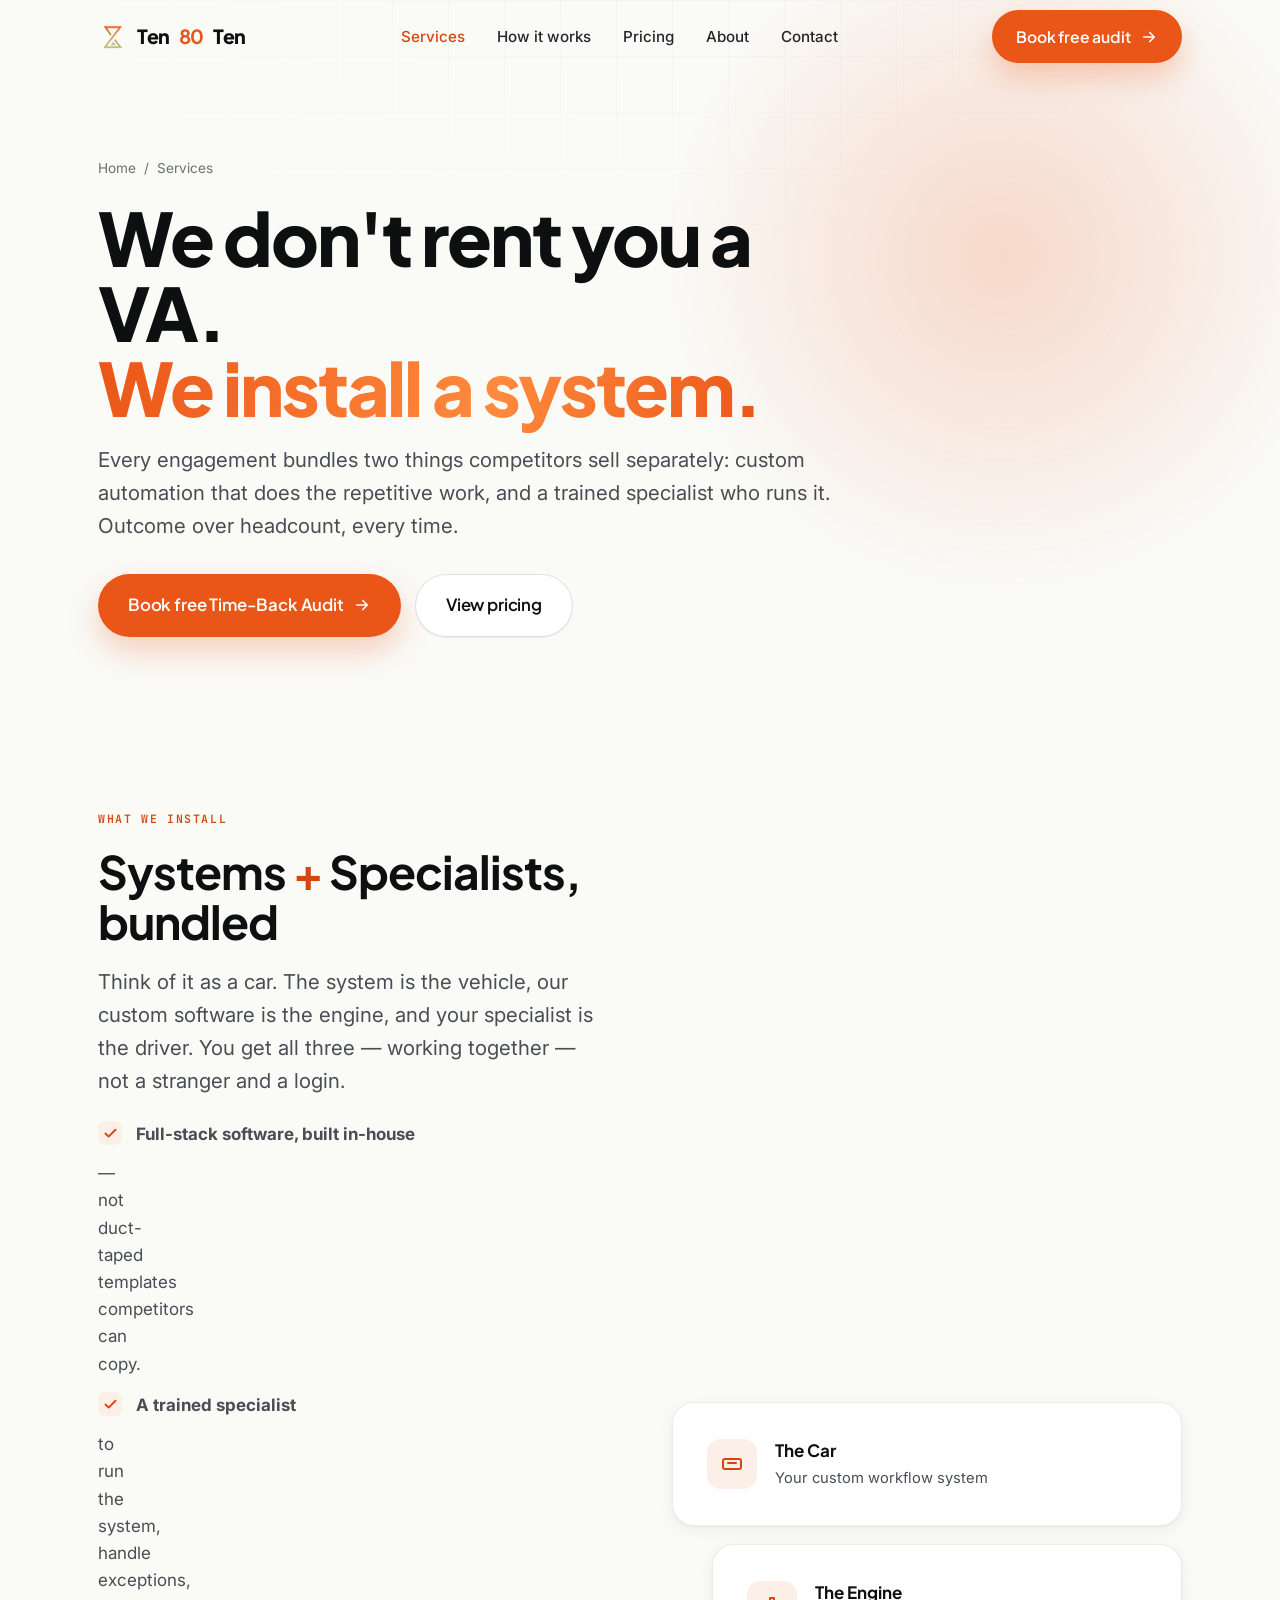
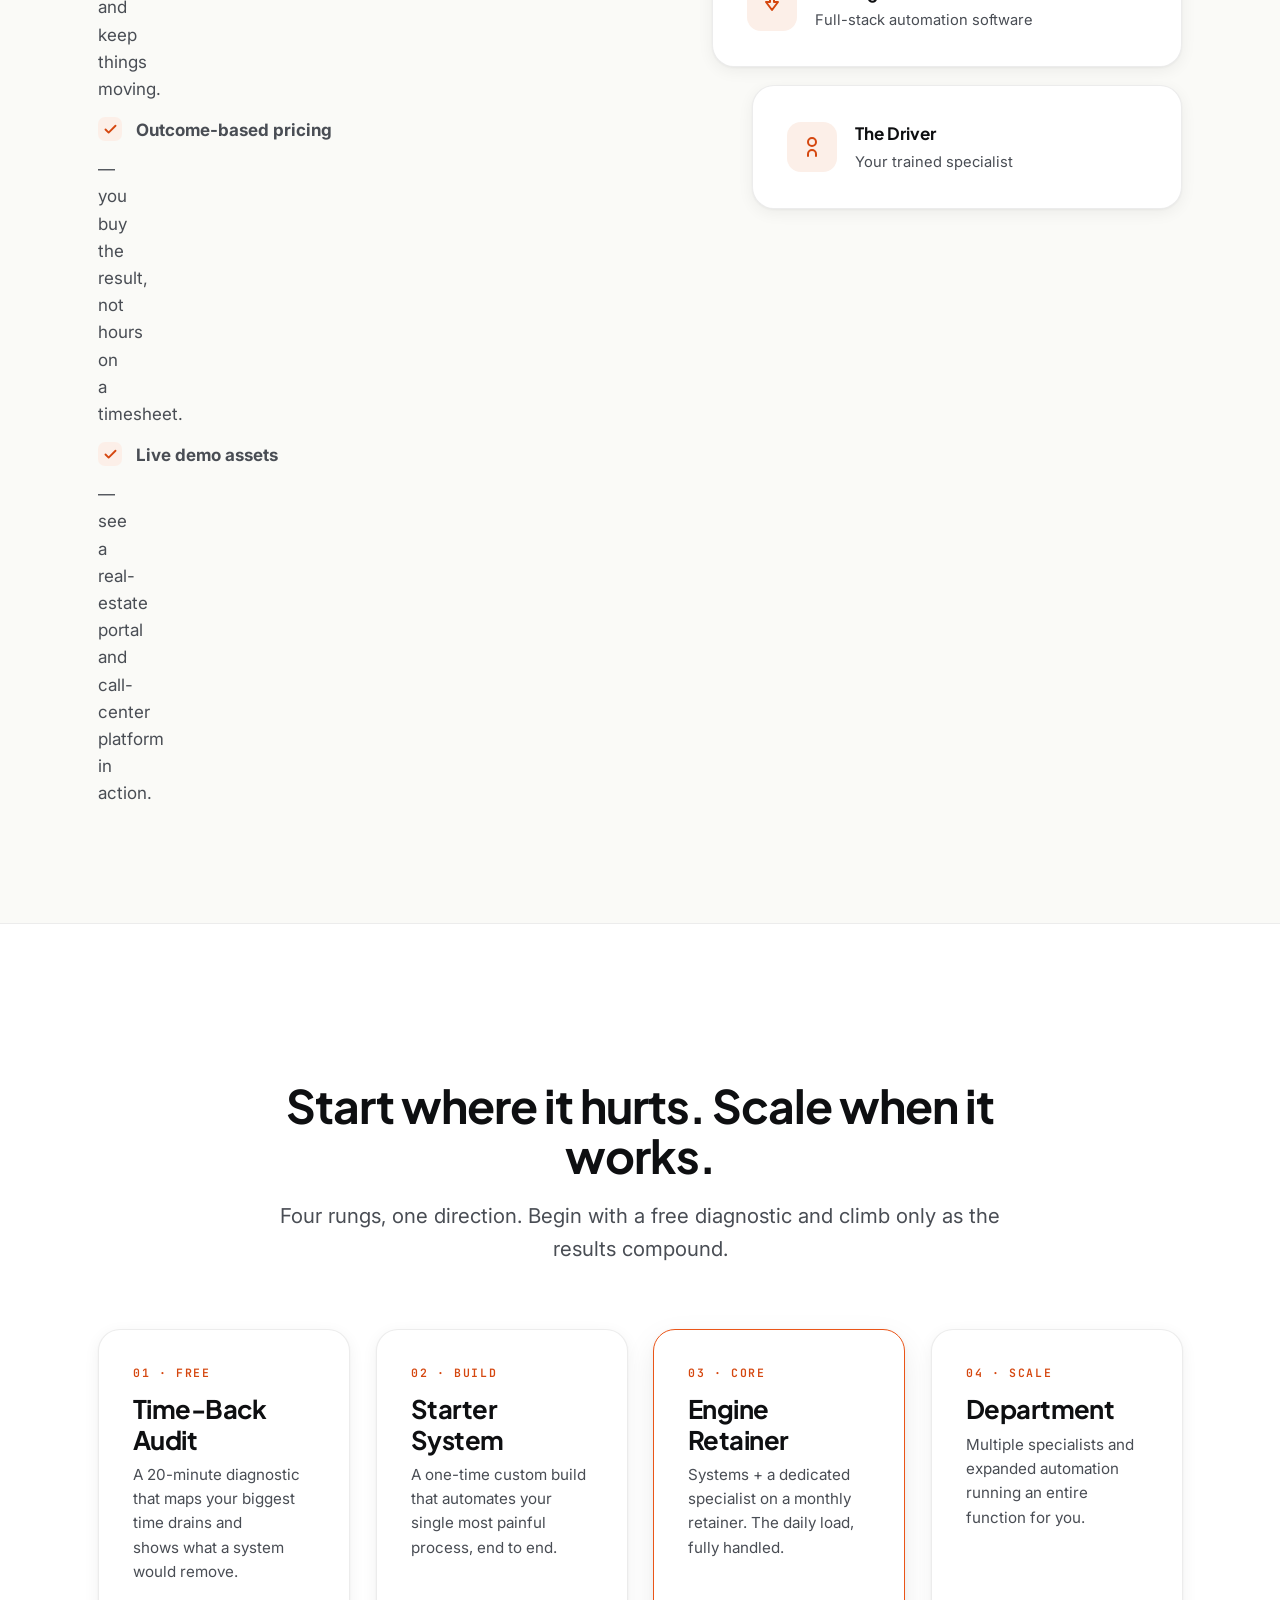
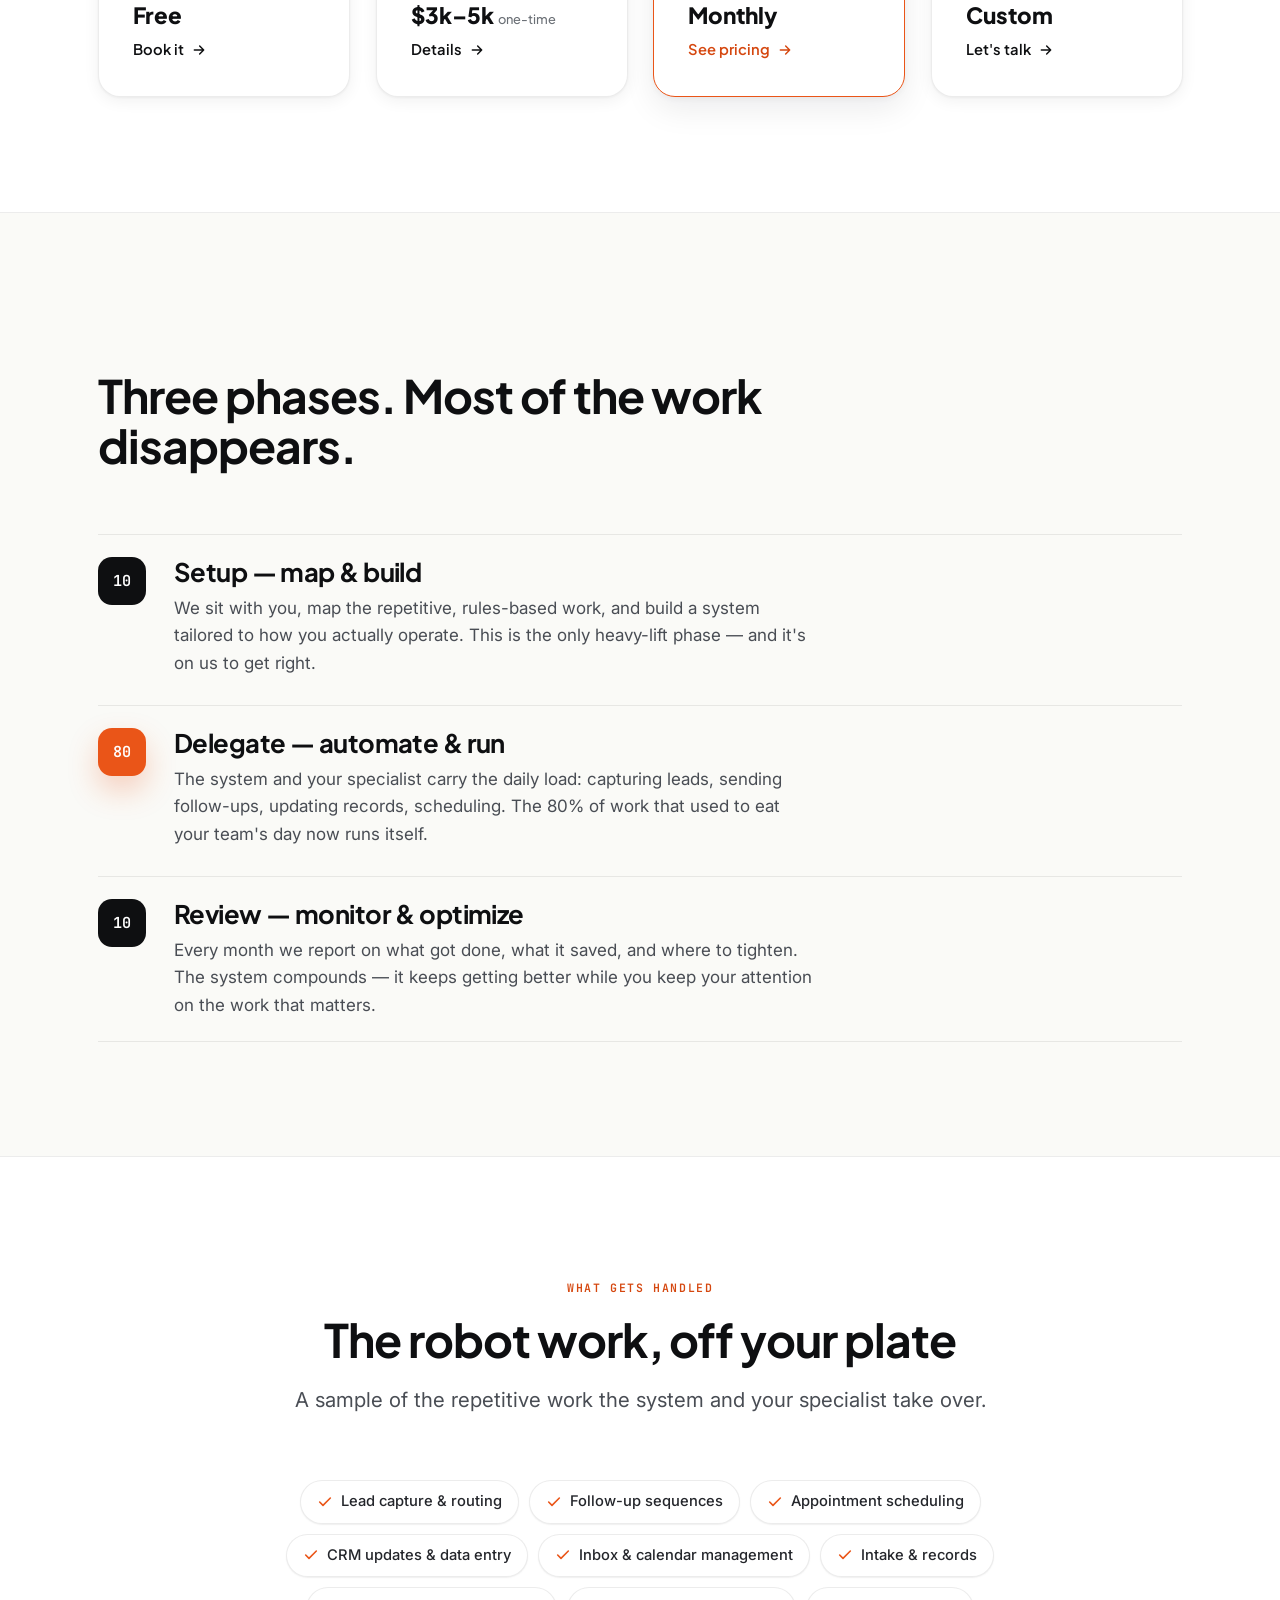
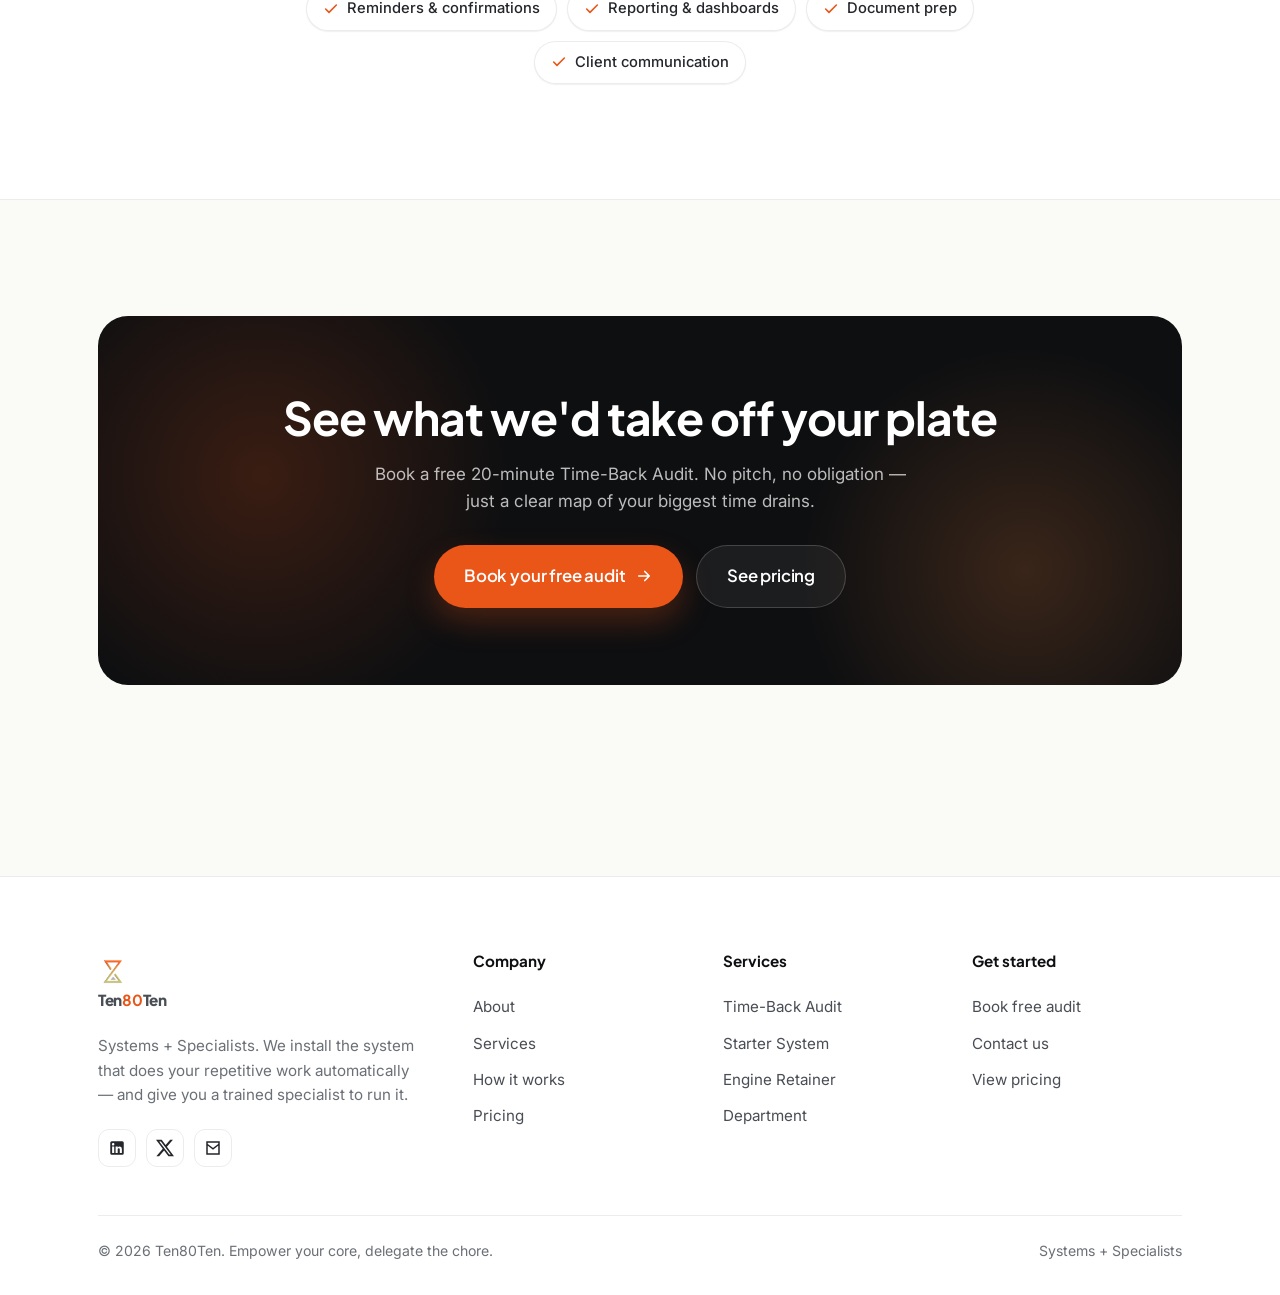
<file: services.html>
<!DOCTYPE html>
<html lang="en">
<head>
  <meta charset="UTF-8" />
  <meta name="viewport" content="width=device-width, initial-scale=1" />
  <title>Services — Systems + Specialists | Ten80Ten</title>
  <meta name="description" content="We don't rent you a VA — we install a system and give you a trained specialist to run it. From a free Time-Back Audit to a fully-run department." />
  <link rel="preconnect" href="https://fonts.googleapis.com" />
  <link rel="preconnect" href="https://fonts.gstatic.com" crossorigin />
  <link href="https://fonts.googleapis.com/css2?family=Plus+Jakarta+Sans:wght@500;600;700;800&family=Inter:wght@400;500;600&family=JetBrains+Mono:wght@500;600&display=swap" rel="stylesheet" />
  <link rel="icon" type="image/svg+xml" href="data:image/svg+xml,%3Csvg%20viewBox%3D%220%200%2040%2044%22%20fill%3D%22none%22%20xmlns%3D%22http%3A%2F%2Fwww.w3.org%2F2000%2Fsvg%22%20role%3D%22img%22%20aria-label%3D%22Ten80Ten%22%3E%0A%20%20%3Cdefs%3E%0A%20%20%20%20%3ClinearGradient%20id%3D%22t8t-grad%22%20x1%3D%2220%22%20y1%3D%223%22%20x2%3D%2220%22%20y2%3D%2241%22%20gradientUnits%3D%22userSpaceOnUse%22%3E%0A%20%20%20%20%20%20%3Cstop%20stop-color%3D%22%23EA5518%22%2F%3E%0A%20%20%20%20%20%20%3Cstop%20offset%3D%220.45%22%20stop-color%3D%22%23F0762A%22%2F%3E%0A%20%20%20%20%20%20%3Cstop%20offset%3D%221%22%20stop-color%3D%22%23E2C06A%22%2F%3E%0A%20%20%20%20%3C%2FlinearGradient%3E%0A%20%20%3C%2Fdefs%3E%0A%20%20%3Cpath%20d%3D%22M5%204%20H35%20L20%2021%20Z%22%20fill%3D%22url(%23t8t-grad)%22%2F%3E%0A%20%20%3Cpath%20d%3D%22M20%2023%20L35%2040%20H5%20Z%22%20fill%3D%22url(%23t8t-grad)%22%2F%3E%0A%20%20%3Cpath%20d%3D%22M20%2030%20L25.5%2039.5%20H14.5%20Z%22%20fill%3D%22%23FBFBF9%22%2F%3E%0A%3C%2Fsvg%3E%0A" />
  <style>
/* ============================================================
   Ten80Ten — Design System
   "Systems + Specialists" — calm white, premium, orange accent
   ============================================================ */

/* ---------- Tokens ---------- */
:root {
  /* Surfaces */
  --bg:        #FAFAF7;   /* calm warm white */
  --bg-soft:   #F3F3EE;
  --surface:   #FFFFFF;
  --surface-2: #FBFBF9;

  /* Ink / text */
  --ink:    #0E0F11;      /* near-black headings */
  --ink-2:  #24262B;
  --body:   #494D54;      /* body text (>= 7:1 on white) */
  --muted:  #6B7076;      /* captions (>= 4.5:1 on white) */
  --faint:  #9AA0A6;

  /* Accent — orange (deep/premium calm) */
  --accent:      #EA5518;
  --accent-600:  #D5470F;
  --accent-700:  #AE3A0B;
  --accent-soft: #FCEFE8;
  --accent-tint: #F6DCCC;
  --glow:        rgba(234, 85, 24, 0.20);

  /* Lines & shadows */
  --line:     rgba(14, 15, 17, 0.08);
  --line-2:   rgba(14, 15, 17, 0.12);
  --shadow-sm: 0 1px 2px rgba(16, 18, 22, 0.04), 0 1px 1px rgba(16,18,22,0.03);
  --shadow:    0 4px 16px rgba(16, 18, 22, 0.06), 0 1px 3px rgba(16,18,22,0.05);
  --shadow-md: 0 12px 32px rgba(16, 18, 22, 0.08), 0 2px 8px rgba(16,18,22,0.05);
  --shadow-lg: 0 28px 60px rgba(16, 18, 22, 0.12), 0 6px 18px rgba(16,18,22,0.06);
  --shadow-accent: 0 14px 30px rgba(234, 85, 24, 0.26);

  /* Radius */
  --r-xs: 8px;
  --r-sm: 12px;
  --r:    16px;
  --r-lg: 22px;
  --r-xl: 30px;
  --pill: 999px;

  /* Type */
  --font-display: "Plus Jakarta Sans", system-ui, sans-serif;
  --font-body:    "Inter", system-ui, sans-serif;
  --font-mono:    "JetBrains Mono", ui-monospace, monospace;

  /* Layout */
  --container: 1180px;
  --gutter: clamp(20px, 5vw, 48px);
  --nav-h: 74px;

  /* Motion */
  --ease: cubic-bezier(0.22, 1, 0.36, 1);
  --ease-in: cubic-bezier(0.4, 0, 1, 1);
  --spring: cubic-bezier(0.34, 1.56, 0.64, 1);
}

/* ---------- Reset ---------- */
*, *::before, *::after { box-sizing: border-box; }
* { margin: 0; }
html { -webkit-text-size-adjust: 100%; scroll-behavior: smooth; }
@media (prefers-reduced-motion: reduce) { html { scroll-behavior: auto; } }

body {
  font-family: var(--font-body);
  background: var(--bg);
  color: var(--body);
  line-height: 1.6;
  font-size: 17px;
  -webkit-font-smoothing: antialiased;
  text-rendering: optimizeLegibility;
  overflow-x: hidden;
}

img, svg, video { display: block; max-width: 100%; }
a { color: inherit; text-decoration: none; }
button { font: inherit; color: inherit; cursor: pointer; border: none; background: none; }
ul { list-style: none; padding: 0; }
::selection { background: var(--accent); color: #fff; }

/* ---------- Typography ---------- */
h1, h2, h3, h4 {
  font-family: var(--font-display);
  color: var(--ink);
  line-height: 1.08;
  letter-spacing: -0.022em;
  font-weight: 700;
}
.h-display { font-size: clamp(2.6rem, 6vw, 4.6rem); font-weight: 800; line-height: 1.02; letter-spacing: -0.03em; }
h1 { font-size: clamp(2.2rem, 5vw, 3.6rem); }
h2 { font-size: clamp(1.9rem, 3.6vw, 2.9rem); }
h3 { font-size: clamp(1.25rem, 2vw, 1.6rem); line-height: 1.18; }
h4 { font-size: 1.1rem; line-height: 1.25; }

p { text-wrap: pretty; }
.lead { font-size: clamp(1.05rem, 1.6vw, 1.28rem); color: var(--body); line-height: 1.62; }

.mono-label {
  font-family: var(--font-mono);
  font-size: 0.72rem;
  font-weight: 600;
  letter-spacing: 0.14em;
  text-transform: uppercase;
  color: var(--accent-600);
}
.text-accent { color: var(--accent-600); }
.text-muted { color: var(--muted); }

/* gradient ink for emphasis words */
.ink-grad {
  background: linear-gradient(105deg, var(--accent) 0%, #FF8A3D 60%, var(--accent) 100%);
  -webkit-background-clip: text;
  background-clip: text;
  color: transparent;
}

/* ---------- Layout ---------- */
.container { width: 100%; max-width: var(--container); margin-inline: auto; padding-inline: var(--gutter); }
.section { padding-block: clamp(64px, 9vw, 130px); position: relative; }
.section-sm { padding-block: clamp(48px, 6vw, 80px); }
.stack > * + * { margin-top: 1.1rem; }

.section-head { max-width: 720px; margin-bottom: clamp(40px, 5vw, 64px); }
.section-head.center { margin-inline: auto; text-align: center; }
.section-head .mono-label { margin-bottom: 18px; display: inline-block; }
.section-head p { margin-top: 18px; }

.eyebrow {
  display: inline-flex; align-items: center; gap: 9px;
  padding: 7px 15px 7px 12px;
  background: var(--surface);
  border: 1px solid var(--line);
  border-radius: var(--pill);
  font-size: 0.82rem; font-weight: 600; color: var(--ink-2);
  box-shadow: var(--shadow-sm);
}
.eyebrow .dot {
  width: 8px; height: 8px; border-radius: 50%;
  background: var(--accent);
  box-shadow: 0 0 0 4px var(--accent-soft);
}

/* ---------- Buttons ---------- */
.btn {
  --pad-y: 14px; --pad-x: 24px;
  display: inline-flex; align-items: center; justify-content: center; gap: 9px;
  padding: var(--pad-y) var(--pad-x);
  border-radius: var(--pill);
  font-family: var(--font-display);
  font-weight: 600; font-size: 0.98rem;
  letter-spacing: -0.01em;
  white-space: nowrap;
  transition: transform .35s var(--spring), box-shadow .35s var(--ease), background .25s, color .25s;
  will-change: transform;
}
.btn svg { width: 18px; height: 18px; transition: transform .35s var(--ease); }
.btn-primary {
  background: var(--accent); color: #fff;
  box-shadow: var(--shadow-accent);
  position: relative; overflow: hidden;
}
.btn-primary::after {
  content: ""; position: absolute; inset: 0;
  background: linear-gradient(120deg, transparent 20%, rgba(255,255,255,.35) 50%, transparent 80%);
  transform: translateX(-120%); transition: transform .7s var(--ease);
}
.btn-primary:hover { background: var(--accent-600); box-shadow: 0 18px 38px rgba(234,85,24,.36); }
.btn-primary:hover::after { transform: translateX(120%); }
.btn-primary:hover svg { transform: translateX(3px); }
.btn-ghost {
  background: var(--surface); color: var(--ink);
  border: 1px solid var(--line-2);
  box-shadow: var(--shadow-sm);
}
.btn-ghost:hover { border-color: var(--ink); box-shadow: var(--shadow); }
.btn-dark { background: var(--ink); color: #fff; }
.btn-dark:hover { background: #000; box-shadow: var(--shadow-md); }
.btn-lg { --pad-y: 17px; --pad-x: 30px; font-size: 1.05rem; }
.btn-block { width: 100%; }
.btn:active { transform: scale(.97); }

.link-arrow {
  display: inline-flex; align-items: center; gap: 7px;
  font-weight: 600; color: var(--ink); font-family: var(--font-display);
  transition: gap .3s var(--ease), color .25s;
}
.link-arrow svg { width: 16px; height: 16px; transition: transform .3s var(--ease); }
.link-arrow:hover { color: var(--accent-600); gap: 11px; }

/* ---------- Navbar ---------- */
.nav {
  position: fixed; top: 0; left: 0; right: 0; z-index: 100;
  height: var(--nav-h);
  display: flex; align-items: center;
  transition: background .35s var(--ease), box-shadow .35s var(--ease), backdrop-filter .35s;
}
.nav.scrolled {
  background: rgba(250, 250, 247, 0.78);
  backdrop-filter: saturate(160%) blur(16px);
  -webkit-backdrop-filter: saturate(160%) blur(16px);
  box-shadow: 0 1px 0 var(--line);
}
.nav .container { display: flex; align-items: center; justify-content: space-between; gap: 20px; }
.brand { display: inline-flex; align-items: center; gap: 9px; font-family: var(--font-display); font-weight: 800; font-size: 1.22rem; color: var(--ink); letter-spacing: -0.02em; }
.brand-mark { width: 30px; height: 33px; object-fit: contain; flex-shrink: 0; transition: transform .4s var(--spring); }
.brand:hover .brand-mark { transform: rotate(8deg) scale(1.05); }
.brand b { color: var(--accent); }
.footer .brand-mark, .cta-band .brand-mark { filter: none; }

.nav-links { display: flex; align-items: center; gap: 4px; }
.nav-links a {
  padding: 9px 14px; border-radius: var(--pill);
  font-weight: 500; font-size: 0.95rem; color: var(--ink-2);
  transition: background .25s, color .25s;
}
.nav-links a:hover { background: rgba(14,15,17,.05); color: var(--ink); }
.nav-links a.active { color: var(--accent-600); }
.nav-cta { display: flex; align-items: center; gap: 10px; }

.nav-toggle { display: none; width: 44px; height: 44px; border-radius: 12px; position: relative; }
.nav-toggle span { position: absolute; left: 11px; right: 11px; height: 2px; background: var(--ink); border-radius: 2px; transition: transform .35s var(--ease), opacity .25s; }
.nav-toggle span:nth-child(1) { top: 16px; }
.nav-toggle span:nth-child(2) { top: 22px; }
.nav-toggle span:nth-child(3) { top: 28px; }
body.menu-open .nav-toggle span:nth-child(1) { transform: translateY(6px) rotate(45deg); }
body.menu-open .nav-toggle span:nth-child(2) { opacity: 0; }
body.menu-open .nav-toggle span:nth-child(3) { transform: translateY(-6px) rotate(-45deg); }

/* mobile menu */
.mobile-menu {
  position: fixed; inset: var(--nav-h) 0 0; z-index: 99;
  background: rgba(250,250,247,.96);
  backdrop-filter: blur(20px); -webkit-backdrop-filter: blur(20px);
  display: flex; flex-direction: column; padding: 28px var(--gutter) 40px;
  transform: translateY(-12px); opacity: 0; pointer-events: none;
  transition: opacity .35s var(--ease), transform .35s var(--ease);
}
body.menu-open .mobile-menu { opacity: 1; transform: none; pointer-events: auto; }
.mobile-menu a.m-link { padding: 16px 4px; font-family: var(--font-display); font-weight: 600; font-size: 1.5rem; color: var(--ink); border-bottom: 1px solid var(--line); }
.mobile-menu a.m-link:active { color: var(--accent-600); }
.mobile-menu .btn { margin-top: 28px; }

/* ---------- Hero ---------- */
.hero { position: relative; padding-top: calc(var(--nav-h) + clamp(40px, 7vw, 90px)); padding-bottom: clamp(60px, 8vw, 110px); overflow: hidden; }
.hero-glow {
  position: absolute; z-index: 0; pointer-events: none;
  width: 60vw; max-width: 760px; aspect-ratio: 1;
  top: -18%; right: -8%;
  background: radial-gradient(circle, var(--glow), transparent 62%);
  filter: blur(8px);
}
.hero-glow.two { left: -16%; right: auto; top: 36%; width: 44vw; background: radial-gradient(circle, rgba(255,138,61,.16), transparent 65%); }
.hero-grid-bg {
  position: absolute; inset: 0; z-index: 0; pointer-events: none;
  background-image: linear-gradient(var(--line) 1px, transparent 1px), linear-gradient(90deg, var(--line) 1px, transparent 1px);
  background-size: 56px 56px;
  mask-image: radial-gradient(ellipse 70% 60% at 50% 0%, #000 0%, transparent 75%);
  -webkit-mask-image: radial-gradient(ellipse 70% 60% at 50% 0%, #000 0%, transparent 75%);
  opacity: .55;
}
.hero .container { position: relative; z-index: 1; }
.hero-layout { display: grid; grid-template-columns: 1.05fr 0.95fr; gap: clamp(32px, 5vw, 64px); align-items: center; }
.hero-copy { max-width: 620px; }
.hero h1 { margin-top: 22px; }
.hero .lead { margin-top: 22px; max-width: 540px; }
.hero-actions { display: flex; flex-wrap: wrap; gap: 14px; margin-top: 32px; }
.hero-assure { display: flex; flex-wrap: wrap; gap: 18px; margin-top: 24px; color: var(--muted); font-size: 0.9rem; }
.hero-assure span { display: inline-flex; align-items: center; gap: 7px; }
.hero-assure svg { width: 16px; height: 16px; color: var(--accent); }

/* ---------- Cards ---------- */
.card {
  background: var(--surface);
  border: 1px solid var(--line);
  border-radius: var(--r-lg);
  padding: clamp(24px, 3vw, 34px);
  box-shadow: var(--shadow);
  transition: transform .45s var(--ease), box-shadow .45s var(--ease), border-color .45s;
  position: relative;
}
.card.hoverable:hover { transform: translateY(-6px); box-shadow: var(--shadow-lg); border-color: var(--line-2); }
.card-icon {
  width: 50px; height: 50px; border-radius: 14px;
  display: grid; place-items: center; margin-bottom: 20px;
  background: var(--accent-soft); color: var(--accent-600);
}
.card-icon svg { width: 24px; height: 24px; }
.card h3 { margin-bottom: 10px; }
.card p { color: var(--body); font-size: 0.98rem; }

/* glow dashboard card (hero visual) */
.glass-panel {
  background: linear-gradient(165deg, #fff, #fbfbf9);
  border: 1px solid var(--line);
  border-radius: var(--r-xl);
  box-shadow: var(--shadow-lg);
  padding: 20px;
  position: relative;
}

/* ---------- Grids ---------- */
.grid { display: grid; gap: clamp(18px, 2.4vw, 26px); }
.grid-2 { grid-template-columns: repeat(2, 1fr); }
.grid-3 { grid-template-columns: repeat(3, 1fr); }
.grid-4 { grid-template-columns: repeat(4, 1fr); }

/* Bento */
.bento { display: grid; grid-template-columns: repeat(4, 1fr); gap: clamp(16px, 2vw, 22px); }
.bento .span-2 { grid-column: span 2; }
.bento .row-2 { grid-row: span 2; }

/* ---------- Marquee ---------- */
.marquee { overflow: hidden; -webkit-mask-image: linear-gradient(90deg, transparent, #000 12%, #000 88%, transparent); mask-image: linear-gradient(90deg, transparent, #000 12%, #000 88%, transparent); }
.marquee-track { display: flex; gap: 56px; width: max-content; animation: marquee 32s linear infinite; }
.marquee:hover .marquee-track { animation-play-state: paused; }
.marquee-item { display: inline-flex; align-items: center; gap: 10px; font-family: var(--font-display); font-weight: 600; color: var(--muted); font-size: 1.05rem; white-space: nowrap; }
.marquee-item svg { width: 20px; height: 20px; color: var(--faint); }
@keyframes marquee { to { transform: translateX(-50%); } }

/* ---------- 10/80/10 framework ---------- */
.framework { display: grid; grid-template-columns: repeat(3, 1fr); gap: clamp(18px, 2.4vw, 28px); }
.fw-step { position: relative; padding-top: 8px; }
.fw-num {
  font-family: var(--font-display); font-weight: 800;
  font-size: clamp(3.4rem, 7vw, 5.4rem); line-height: 1;
  letter-spacing: -0.04em;
  background: linear-gradient(180deg, var(--ink) 0%, var(--ink) 40%, rgba(14,15,17,.35) 100%);
  -webkit-background-clip: text; background-clip: text; color: transparent;
}
.fw-step.accent .fw-num { background: linear-gradient(180deg, var(--accent) 0%, var(--accent-700) 100%); -webkit-background-clip: text; background-clip: text; }
.fw-step h3 { margin: 14px 0 8px; }
.fw-bar { height: 4px; border-radius: 4px; background: var(--line); margin: 18px 0; overflow: hidden; }
.fw-bar i { display: block; height: 100%; border-radius: 4px; background: linear-gradient(90deg, var(--accent), #FF8A3D); width: 0; transition: width 1.1s var(--ease); }

/* ---------- Stats / counters ---------- */
.stats { display: grid; grid-template-columns: repeat(4, 1fr); gap: clamp(18px, 3vw, 36px); }
.stat .num { font-family: var(--font-display); font-weight: 800; font-size: clamp(2.4rem, 4.5vw, 3.4rem); color: var(--ink); letter-spacing: -0.03em; line-height: 1; }
.stat .num .suffix { color: var(--accent); }
.stat p { margin-top: 10px; color: var(--muted); font-size: 0.95rem; }

/* ---------- Process timeline ---------- */
.timeline { position: relative; display: grid; gap: 6px; }
.tl-row { display: grid; grid-template-columns: 56px 1fr; gap: 20px; padding: 22px 0; border-top: 1px solid var(--line); align-items: start; }
.tl-row:last-child { border-bottom: 1px solid var(--line); }
.tl-badge { width: 48px; height: 48px; border-radius: 14px; background: var(--ink); color: #fff; font-family: var(--font-mono); font-weight: 600; display: grid; place-items: center; font-size: 0.95rem; }
.tl-row.accent .tl-badge { background: var(--accent); box-shadow: var(--shadow-accent); }
.tl-body h3 { margin-bottom: 8px; }
.tl-body p { color: var(--body); max-width: 640px; }

/* ---------- Pricing ---------- */
.price-card { display: flex; flex-direction: column; }
.price-card.featured { border-color: var(--accent); box-shadow: var(--shadow-lg); }
.price-card.featured::before {
  content: "Most popular"; position: absolute; top: -12px; left: 50%; transform: translateX(-50%);
  background: var(--accent); color: #fff; font-size: 0.72rem; font-weight: 700; letter-spacing: .04em;
  padding: 6px 14px; border-radius: var(--pill); font-family: var(--font-display);
  box-shadow: var(--shadow-accent);
}
.price-card .tier { font-family: var(--font-display); font-weight: 700; color: var(--ink); font-size: 1.15rem; }
.price-card .price { display: flex; align-items: baseline; gap: 6px; margin: 14px 0 4px; }
.price-card .price .amt { font-family: var(--font-display); font-weight: 800; font-size: 2.5rem; color: var(--ink); letter-spacing: -.03em; }
.price-card .price .per { color: var(--muted); font-size: 0.92rem; }
.price-card .desc { color: var(--muted); font-size: 0.92rem; min-height: 40px; }
.feature-list { display: grid; gap: 12px; margin: 24px 0; }
.feature-list li { display: grid; grid-template-columns: 22px 1fr; gap: 10px; align-items: start; color: var(--body); font-size: 0.95rem; }
.feature-list svg { width: 20px; height: 20px; color: var(--accent); margin-top: 1px; }
.price-card .btn { margin-top: auto; }

/* ---------- Accordion / FAQ ---------- */
.faq { display: grid; gap: 0; max-width: 820px; margin-inline: auto; }
.faq-item { border-bottom: 1px solid var(--line); }
.faq-q { width: 100%; display: flex; align-items: center; justify-content: space-between; gap: 20px; padding: 26px 4px; text-align: left; font-family: var(--font-display); font-weight: 600; font-size: clamp(1.05rem, 1.6vw, 1.2rem); color: var(--ink); }
.faq-icon { width: 30px; height: 30px; border-radius: 50%; border: 1px solid var(--line-2); display: grid; place-items: center; flex-shrink: 0; transition: background .3s, border-color .3s, transform .3s var(--ease); position: relative; }
.faq-icon::before, .faq-icon::after { content: ""; position: absolute; background: var(--ink); border-radius: 2px; transition: transform .3s var(--ease), background .3s; }
.faq-icon::before { width: 12px; height: 2px; }
.faq-icon::after { width: 2px; height: 12px; }
.faq-item.open .faq-icon { background: var(--accent); border-color: var(--accent); }
.faq-item.open .faq-icon::before, .faq-item.open .faq-icon::after { background: #fff; }
.faq-item.open .faq-icon::after { transform: scaleY(0); }
.faq-a { overflow: hidden; height: 0; transition: height .4s var(--ease); }
.faq-a-inner { padding: 0 4px 26px; color: var(--body); max-width: 680px; }

/* ---------- Split feature ---------- */
.split { display: grid; grid-template-columns: 1fr 1fr; gap: clamp(32px, 5vw, 72px); align-items: center; }
.split.reverse .split-visual { order: 2; }
.check-list { display: grid; gap: 14px; margin-top: 24px; }
.check-list li { display: grid; grid-template-columns: 26px 1fr; gap: 12px; align-items: start; color: var(--body); }
.check-list .ck { width: 24px; height: 24px; border-radius: 7px; background: var(--accent-soft); color: var(--accent-600); display: grid; place-items: center; flex-shrink: 0; }
.check-list .ck svg { width: 15px; height: 15px; }

/* ---------- CTA band ---------- */
.cta-band { position: relative; overflow: hidden; border-radius: var(--r-xl); padding: clamp(44px, 6vw, 80px); background: var(--ink); color: #fff; text-align: center; }
.cta-band h2 { color: #fff; }
.cta-band p { color: rgba(255,255,255,.72); max-width: 560px; margin: 18px auto 30px; }
.cta-band .glow-a { position: absolute; width: 50%; aspect-ratio: 1; border-radius: 50%; background: radial-gradient(circle, var(--glow), transparent 65%); top: -30%; left: -10%; }
.cta-band .glow-b { position: absolute; width: 45%; aspect-ratio: 1; border-radius: 50%; background: radial-gradient(circle, rgba(255,138,61,.18), transparent 65%); bottom: -35%; right: -8%; }
.cta-band .container, .cta-band > * { position: relative; z-index: 1; }
.cta-actions { display: flex; gap: 14px; justify-content: center; flex-wrap: wrap; }

/* ---------- Quote / testimonial ---------- */
.quote-card { background: var(--surface); border: 1px solid var(--line); border-radius: var(--r-xl); padding: clamp(30px, 4vw, 50px); box-shadow: var(--shadow); position: relative; }
.quote-card .qmark { font-family: var(--font-display); font-size: 4.5rem; line-height: .6; color: var(--accent-tint); position: absolute; top: 26px; right: 34px; }
.quote-card blockquote { font-family: var(--font-display); font-weight: 600; font-size: clamp(1.3rem, 2.6vw, 1.9rem); line-height: 1.32; color: var(--ink); letter-spacing: -0.02em; }
.quote-meta { display: flex; align-items: center; gap: 14px; margin-top: 26px; }
.quote-avatar { width: 50px; height: 50px; border-radius: 50%; background: linear-gradient(140deg, var(--accent), var(--accent-700)); display: grid; place-items: center; color: #fff; font-family: var(--font-display); font-weight: 700; }
.quote-meta b { color: var(--ink); font-family: var(--font-display); }
.quote-meta span { display: block; color: var(--muted); font-size: 0.9rem; }

/* ---------- Forms ---------- */
.form { display: grid; gap: 18px; }
.field { display: grid; gap: 8px; }
.field label { font-weight: 600; font-size: 0.9rem; color: var(--ink-2); font-family: var(--font-display); }
.field label .req { color: var(--accent); }
.field input, .field textarea, .field select {
  font: inherit; font-size: 1rem; color: var(--ink);
  background: var(--surface); border: 1px solid var(--line-2);
  border-radius: var(--r-sm); padding: 14px 16px; width: 100%;
  transition: border-color .25s, box-shadow .25s, background .25s;
}
.field textarea { min-height: 130px; resize: vertical; }
.field input::placeholder, .field textarea::placeholder { color: var(--faint); }
.field input:focus, .field textarea:focus, .field select:focus { outline: none; border-color: var(--accent); box-shadow: 0 0 0 4px var(--accent-soft); }
.field.invalid input, .field.invalid textarea { border-color: #E23B3B; box-shadow: 0 0 0 4px rgba(226,59,59,.1); }
.field .err { color: #C92F2F; font-size: 0.82rem; display: none; }
.field.invalid .err { display: block; }
.row-2 { display: grid; grid-template-columns: 1fr 1fr; gap: 18px; }
.form-note { color: var(--muted); font-size: 0.85rem; }
.form-success {
  display: none; align-items: center; gap: 14px;
  background: var(--accent-soft); border: 1px solid var(--accent-tint);
  border-radius: var(--r); padding: 18px 20px; color: var(--accent-700);
}
.form-success.show { display: flex; }
.form-success svg { width: 24px; height: 24px; flex-shrink: 0; color: var(--accent-600); }

/* ---------- Contact split panel ---------- */
.contact-info { display: grid; gap: 22px; align-content: start; }
.info-row { display: grid; grid-template-columns: 46px 1fr; gap: 16px; align-items: start; }
.info-row .ic { width: 46px; height: 46px; border-radius: 13px; background: var(--surface); border: 1px solid var(--line); display: grid; place-items: center; color: var(--accent-600); box-shadow: var(--shadow-sm); }
.info-row .ic svg { width: 22px; height: 22px; }
.info-row b { color: var(--ink); font-family: var(--font-display); display: block; }
.info-row a, .info-row p { color: var(--body); }

/* ---------- Footer ---------- */
.footer { background: var(--surface); border-top: 1px solid var(--line); padding-block: clamp(48px, 6vw, 72px) 32px; margin-top: clamp(40px, 6vw, 80px); }
.footer-grid { display: grid; grid-template-columns: 1.6fr 1fr 1fr 1fr; gap: 40px; }
.footer .brand { margin-bottom: 16px; }
.footer-about { color: var(--muted); font-size: 0.95rem; max-width: 320px; }
.footer h5 { font-family: var(--font-display); font-weight: 700; color: var(--ink); font-size: 0.95rem; margin-bottom: 16px; }
.footer-col a { display: block; color: var(--body); padding: 6px 0; font-size: 0.95rem; transition: color .2s, padding-left .25s var(--ease); }
.footer-col a:hover { color: var(--accent-600); padding-left: 5px; }
.footer-bottom { display: flex; justify-content: space-between; align-items: center; gap: 16px; margin-top: 48px; padding-top: 24px; border-top: 1px solid var(--line); color: var(--muted); font-size: 0.88rem; flex-wrap: wrap; }
.footer-socials { display: flex; gap: 10px; }
.footer-socials a { width: 38px; height: 38px; border-radius: 11px; border: 1px solid var(--line); display: grid; place-items: center; color: var(--ink-2); transition: background .25s, color .25s, transform .25s; }
.footer-socials a:hover { background: var(--accent); color: #fff; transform: translateY(-2px); border-color: var(--accent); }
.footer-socials svg { width: 18px; height: 18px; }

/* ---------- Page hero (inner pages) ---------- */
.page-hero { position: relative; padding-top: calc(var(--nav-h) + clamp(48px, 7vw, 84px)); padding-bottom: clamp(32px, 4vw, 56px); overflow: hidden; }
.page-hero .hero-grid-bg { opacity: .4; }
.page-hero-inner { position: relative; z-index: 1; max-width: 760px; }
.page-hero h1 { margin: 20px 0 18px; }
.breadcrumb { font-size: 0.85rem; color: var(--muted); }
.breadcrumb a:hover { color: var(--accent-600); }

/* ---------- Pill list / chips ---------- */
.chips { display: flex; flex-wrap: wrap; gap: 10px; }
.chip { display: inline-flex; align-items: center; gap: 8px; padding: 9px 16px; background: var(--surface); border: 1px solid var(--line); border-radius: var(--pill); font-weight: 500; font-size: 0.92rem; color: var(--ink-2); box-shadow: var(--shadow-sm); }
.chip svg { width: 16px; height: 16px; color: var(--accent); }

/* ---------- Reveal animations ---------- */
[data-reveal] { opacity: 0; transform: translateY(26px); transition: opacity .7s var(--ease), transform .7s var(--ease); will-change: opacity, transform; }
[data-reveal="left"] { transform: translateX(-30px); }
[data-reveal="right"] { transform: translateX(30px); }
[data-reveal="scale"] { transform: scale(.95); }
[data-reveal].in { opacity: 1; transform: none; }

.float-y { animation: floaty 6s ease-in-out infinite; }
@keyframes floaty { 0%,100% { transform: translateY(0); } 50% { transform: translateY(-12px); } }

/* ---------- Responsive ---------- */
@media (max-width: 1024px) {
  .footer-grid { grid-template-columns: 1.4fr 1fr 1fr; }
  .footer-col.hide-lg { display: none; }
}
@media (max-width: 900px) {
  .hero-layout { grid-template-columns: 1fr; }
  .hero-visual { order: -1; max-width: 520px; }
  .split { grid-template-columns: 1fr; }
  .split.reverse .split-visual { order: -1; }
  .grid-4 { grid-template-columns: repeat(2, 1fr); }
  .bento { grid-template-columns: repeat(2, 1fr); }
  .bento .span-2 { grid-column: span 2; }
  .stats { grid-template-columns: repeat(2, 1fr); }
  .nav-links, .nav-cta .btn { display: none; }
  .nav-toggle { display: block; }
}
@media (max-width: 680px) {
  body { font-size: 16px; }
  .grid-2, .grid-3, .framework, .row-2 { grid-template-columns: 1fr; }
  .bento { grid-template-columns: 1fr; }
  .bento .span-2, .bento .row-2 { grid-column: auto; grid-row: auto; }
  .footer-grid { grid-template-columns: 1fr 1fr; }
  .footer-col.about-col { grid-column: 1 / -1; }
  .stats { grid-template-columns: 1fr 1fr; gap: 28px 18px; }
  .cta-actions, .hero-actions { width: 100%; }
  .hero-actions .btn { flex: 1; }
  .footer-bottom { flex-direction: column; align-items: flex-start; }
}

@media (prefers-reduced-motion: reduce) {
  *, *::before, *::after { animation-duration: .001ms !important; animation-iteration-count: 1 !important; transition-duration: .001ms !important; }
  [data-reveal] { opacity: 1 !important; transform: none !important; }
  .marquee-track { animation: none; }
}

  </style>
</head>
<body>

  <header class="nav">
    <div class="container">
      <a href="index.html" class="brand" aria-label="Ten80Ten home">
        <img class="brand-mark" src="assets/img/ten80ten-mark.webp" alt="" width="30" height="33" />
        Ten<b>80</b>Ten
      </a>
      <nav class="nav-links" aria-label="Primary">
        <a href="services.html" data-nav="services.html">Services</a>
        <a href="about.html#framework" data-nav="about.html">How it works</a>
        <a href="pricing.html" data-nav="pricing.html">Pricing</a>
        <a href="about.html" data-nav="about.html">About</a>
        <a href="contact.html" data-nav="contact.html">Contact</a>
      </nav>
      <div class="nav-cta">
        <a href="contact.html" class="btn btn-primary" data-magnetic>Book free audit
          <svg viewBox="0 0 24 24" fill="none" stroke="currentColor" stroke-width="2.2" stroke-linecap="round" stroke-linejoin="round" aria-hidden="true"><path d="M5 12h14M13 6l6 6-6 6"/></svg>
        </a>
        <button class="nav-toggle" aria-label="Open menu" aria-expanded="false"><span></span><span></span><span></span></button>
      </div>
    </div>
  </header>

  <div class="mobile-menu" aria-label="Mobile navigation">
    <a href="services.html" class="m-link">Services</a>
    <a href="about.html#framework" class="m-link">How it works</a>
    <a href="pricing.html" class="m-link">Pricing</a>
    <a href="about.html" class="m-link">About</a>
    <a href="contact.html" class="m-link">Contact</a>
    <a href="contact.html" class="btn btn-primary btn-lg btn-block">Book free Time-Back Audit</a>
  </div>

  <main>
    <!-- PAGE HERO -->
    <section class="page-hero">
      <div class="hero-grid-bg"></div>
      <div class="hero-glow" data-parallax="-18"></div>
      <div class="container">
        <div class="page-hero-inner">
          <p class="breadcrumb" data-reveal><a href="index.html">Home</a> &nbsp;/&nbsp; Services</p>
          <h1 class="h-display" data-reveal data-delay="60">We don't rent you a VA.<br><span class="ink-grad">We install a system.</span></h1>
          <p class="lead" data-reveal data-delay="140">Every engagement bundles two things competitors sell separately: custom automation that does the repetitive work, and a trained specialist who runs it. Outcome over headcount, every time.</p>
          <div class="hero-actions" data-reveal data-delay="200">
            <a href="contact.html" class="btn btn-primary btn-lg" data-magnetic>Book free Time-Back Audit
              <svg viewBox="0 0 24 24" fill="none" stroke="currentColor" stroke-width="2.2" stroke-linecap="round" stroke-linejoin="round" aria-hidden="true"><path d="M5 12h14M13 6l6 6-6 6"/></svg>
            </a>
            <a href="pricing.html" class="btn btn-ghost btn-lg">View pricing</a>
          </div>
        </div>
      </div>
    </section>

    <!-- WHAT WE INSTALL -->
    <section class="section">
      <div class="container">
        <div class="split">
          <div class="split-copy" data-reveal="left">
            <span class="mono-label">What we install</span>
            <h2 style="margin-top:16px">Systems <span class="text-accent">+</span> Specialists, bundled</h2>
            <p class="lead" style="margin-top:18px">Think of it as a car. The system is the vehicle, our custom software is the engine, and your specialist is the driver. You get all three — working together — not a stranger and a login.</p>
            <ul class="check-list" data-stagger="80">
              <li data-reveal><span class="ck"><svg viewBox="0 0 24 24" fill="none" stroke="currentColor" stroke-width="3" stroke-linecap="round" stroke-linejoin="round" aria-hidden="true"><path d="M20 6 9 17l-5-5"/></svg></span><b>Full-stack software, built in-house</b> — not duct-taped templates competitors can copy.</li>
              <li data-reveal><span class="ck"><svg viewBox="0 0 24 24" fill="none" stroke="currentColor" stroke-width="3" stroke-linecap="round" stroke-linejoin="round" aria-hidden="true"><path d="M20 6 9 17l-5-5"/></svg></span><b>A trained specialist</b> to run the system, handle exceptions, and keep things moving.</li>
              <li data-reveal><span class="ck"><svg viewBox="0 0 24 24" fill="none" stroke="currentColor" stroke-width="3" stroke-linecap="round" stroke-linejoin="round" aria-hidden="true"><path d="M20 6 9 17l-5-5"/></svg></span><b>Outcome-based pricing</b> — you buy the result, not hours on a timesheet.</li>
              <li data-reveal><span class="ck"><svg viewBox="0 0 24 24" fill="none" stroke="currentColor" stroke-width="3" stroke-linecap="round" stroke-linejoin="round" aria-hidden="true"><path d="M20 6 9 17l-5-5"/></svg></span><b>Live demo assets</b> — see a real-estate portal and call-center platform in action.</li>
            </ul>
          </div>
          <div class="split-visual" data-reveal="right">
            <div class="grid" style="gap:18px">
              <div class="card" style="display:flex;align-items:center;gap:18px">
                <div class="card-icon" style="margin:0"><svg viewBox="0 0 24 24" fill="none" stroke="currentColor" stroke-width="2" stroke-linecap="round" stroke-linejoin="round" aria-hidden="true"><path d="M5 17h14M5 17a2 2 0 0 1-2-2V9a2 2 0 0 1 2-2h14a2 2 0 0 1 2 2v6a2 2 0 0 1-2 2M8 11h8"/></svg></div>
                <div><b style="font-family:var(--font-display);color:var(--ink)">The Car</b><p style="font-size:.92rem;margin-top:2px">Your custom workflow system</p></div>
              </div>
              <div class="card" style="display:flex;align-items:center;gap:18px;margin-left:clamp(0px,4vw,40px)">
                <div class="card-icon" style="margin:0"><svg viewBox="0 0 24 24" fill="none" stroke="currentColor" stroke-width="2" stroke-linecap="round" stroke-linejoin="round" aria-hidden="true"><path d="M14 4h-4v4H6l6 8 6-8h-4V4Z"/></svg></div>
                <div><b style="font-family:var(--font-display);color:var(--ink)">The Engine</b><p style="font-size:.92rem;margin-top:2px">Full-stack automation software</p></div>
              </div>
              <div class="card" style="display:flex;align-items:center;gap:18px;margin-left:clamp(0px,8vw,80px)">
                <div class="card-icon" style="margin:0"><svg viewBox="0 0 24 24" fill="none" stroke="currentColor" stroke-width="2" stroke-linecap="round" stroke-linejoin="round" aria-hidden="true"><path d="M16 21v-2a4 4 0 0 0-8 0v2M12 11a4 4 0 1 0 0-8 4 4 0 0 0 0 8Z"/></svg></div>
                <div><b style="font-family:var(--font-display);color:var(--ink)">The Driver</b><p style="font-size:.92rem;margin-top:2px">Your trained specialist</p></div>
              </div>
            </div>
          </div>
        </div>
      </div>
    </section>

    <!-- OFFER LADDER -->
    <section class="section" id="ladder" style="background:var(--surface);border-block:1px solid var(--line)">
      <div class="container">
        <div class="section-head center">
          <span class="mono-label" data-reveal>The engagement ladder</span>
          <h2 data-reveal data-delay="60">Start where it hurts. Scale when it works.</h2>
          <p class="lead" data-reveal data-delay="120">Four rungs, one direction. Begin with a free diagnostic and climb only as the results compound.</p>
        </div>
        <div class="grid grid-4" data-stagger="90">
          <article class="card hoverable" data-reveal style="display:flex;flex-direction:column">
            <span class="mono-label">01 · Free</span>
            <h3 style="margin:12px 0 8px">Time-Back Audit</h3>
            <p style="font-size:.95rem;flex:1">A 20-minute diagnostic that maps your biggest time drains and shows what a system would remove.</p>
            <div class="price" style="font-family:var(--font-display);font-weight:800;color:var(--ink);font-size:1.4rem;margin:14px 0 4px">Free</div>
            <a href="contact.html" class="link-arrow" style="font-size:.92rem">Book it <svg viewBox="0 0 24 24" fill="none" stroke="currentColor" stroke-width="2.2" stroke-linecap="round" stroke-linejoin="round" aria-hidden="true"><path d="M5 12h14M13 6l6 6-6 6"/></svg></a>
          </article>
          <article class="card hoverable" data-reveal style="display:flex;flex-direction:column">
            <span class="mono-label">02 · Build</span>
            <h3 style="margin:12px 0 8px">Starter System</h3>
            <p style="font-size:.95rem;flex:1">A one-time custom build that automates your single most painful process, end to end.</p>
            <div class="price" style="font-family:var(--font-display);font-weight:800;color:var(--ink);font-size:1.4rem;margin:14px 0 4px">$3k–5k <span style="font-size:.8rem;color:var(--muted);font-weight:500">one-time</span></div>
            <a href="pricing.html" class="link-arrow" style="font-size:.92rem">Details <svg viewBox="0 0 24 24" fill="none" stroke="currentColor" stroke-width="2.2" stroke-linecap="round" stroke-linejoin="round" aria-hidden="true"><path d="M5 12h14M13 6l6 6-6 6"/></svg></a>
          </article>
          <article class="card hoverable" data-reveal style="display:flex;flex-direction:column;border-color:var(--accent);box-shadow:var(--shadow-md)">
            <span class="mono-label">03 · Core</span>
            <h3 style="margin:12px 0 8px">Engine Retainer</h3>
            <p style="font-size:.95rem;flex:1">Systems + a dedicated specialist on a monthly retainer. The daily load, fully handled.</p>
            <div class="price" style="font-family:var(--font-display);font-weight:800;color:var(--ink);font-size:1.4rem;margin:14px 0 4px">Monthly</div>
            <a href="pricing.html" class="link-arrow" style="font-size:.92rem;color:var(--accent-600)">See pricing <svg viewBox="0 0 24 24" fill="none" stroke="currentColor" stroke-width="2.2" stroke-linecap="round" stroke-linejoin="round" aria-hidden="true"><path d="M5 12h14M13 6l6 6-6 6"/></svg></a>
          </article>
          <article class="card hoverable" data-reveal style="display:flex;flex-direction:column">
            <span class="mono-label">04 · Scale</span>
            <h3 style="margin:12px 0 8px">Department</h3>
            <p style="font-size:.95rem;flex:1">Multiple specialists and expanded automation running an entire function for you.</p>
            <div class="price" style="font-family:var(--font-display);font-weight:800;color:var(--ink);font-size:1.4rem;margin:14px 0 4px">Custom</div>
            <a href="contact.html" class="link-arrow" style="font-size:.92rem">Let's talk <svg viewBox="0 0 24 24" fill="none" stroke="currentColor" stroke-width="2.2" stroke-linecap="round" stroke-linejoin="round" aria-hidden="true"><path d="M5 12h14M13 6l6 6-6 6"/></svg></a>
          </article>
        </div>
      </div>
    </section>

    <!-- 10/80/10 PROCESS TIMELINE -->
    <section class="section" id="process">
      <div class="container">
        <div class="section-head">
          <span class="mono-label" data-reveal>How it works · the 10/80/10 method</span>
          <h2 data-reveal data-delay="60">Three phases. Most of the work disappears.</h2>
        </div>
        <div class="timeline" data-stagger="90">
          <div class="tl-row" data-reveal>
            <div class="tl-badge">10</div>
            <div class="tl-body">
              <h3>Setup — map &amp; build</h3>
              <p>We sit with you, map the repetitive, rules-based work, and build a system tailored to how you actually operate. This is the only heavy-lift phase — and it's on us to get right.</p>
            </div>
          </div>
          <div class="tl-row accent" data-reveal>
            <div class="tl-badge">80</div>
            <div class="tl-body">
              <h3>Delegate — automate &amp; run</h3>
              <p>The system and your specialist carry the daily load: capturing leads, sending follow-ups, updating records, scheduling. The 80% of work that used to eat your team's day now runs itself.</p>
            </div>
          </div>
          <div class="tl-row" data-reveal>
            <div class="tl-badge">10</div>
            <div class="tl-body">
              <h3>Review — monitor &amp; optimize</h3>
              <p>Every month we report on what got done, what it saved, and where to tighten. The system compounds — it keeps getting better while you keep your attention on the work that matters.</p>
            </div>
          </div>
        </div>
      </div>
    </section>

    <!-- WHAT SPECIALISTS HANDLE -->
    <section class="section" style="background:var(--surface);border-block:1px solid var(--line)">
      <div class="container">
        <div class="section-head center">
          <span class="mono-label" data-reveal>What gets handled</span>
          <h2 data-reveal data-delay="60">The robot work, off your plate</h2>
          <p class="lead" data-reveal data-delay="120">A sample of the repetitive work the system and your specialist take over.</p>
        </div>
        <div class="chips" style="justify-content:center;max-width:820px;margin-inline:auto" data-stagger="50" data-reveal>
          <span class="chip"><svg viewBox="0 0 24 24" fill="none" stroke="currentColor" stroke-width="2.4" stroke-linecap="round" stroke-linejoin="round" aria-hidden="true"><path d="M20 6 9 17l-5-5"/></svg>Lead capture &amp; routing</span>
          <span class="chip"><svg viewBox="0 0 24 24" fill="none" stroke="currentColor" stroke-width="2.4" stroke-linecap="round" stroke-linejoin="round" aria-hidden="true"><path d="M20 6 9 17l-5-5"/></svg>Follow-up sequences</span>
          <span class="chip"><svg viewBox="0 0 24 24" fill="none" stroke="currentColor" stroke-width="2.4" stroke-linecap="round" stroke-linejoin="round" aria-hidden="true"><path d="M20 6 9 17l-5-5"/></svg>Appointment scheduling</span>
          <span class="chip"><svg viewBox="0 0 24 24" fill="none" stroke="currentColor" stroke-width="2.4" stroke-linecap="round" stroke-linejoin="round" aria-hidden="true"><path d="M20 6 9 17l-5-5"/></svg>CRM updates &amp; data entry</span>
          <span class="chip"><svg viewBox="0 0 24 24" fill="none" stroke="currentColor" stroke-width="2.4" stroke-linecap="round" stroke-linejoin="round" aria-hidden="true"><path d="M20 6 9 17l-5-5"/></svg>Inbox &amp; calendar management</span>
          <span class="chip"><svg viewBox="0 0 24 24" fill="none" stroke="currentColor" stroke-width="2.4" stroke-linecap="round" stroke-linejoin="round" aria-hidden="true"><path d="M20 6 9 17l-5-5"/></svg>Intake &amp; records</span>
          <span class="chip"><svg viewBox="0 0 24 24" fill="none" stroke="currentColor" stroke-width="2.4" stroke-linecap="round" stroke-linejoin="round" aria-hidden="true"><path d="M20 6 9 17l-5-5"/></svg>Reminders &amp; confirmations</span>
          <span class="chip"><svg viewBox="0 0 24 24" fill="none" stroke="currentColor" stroke-width="2.4" stroke-linecap="round" stroke-linejoin="round" aria-hidden="true"><path d="M20 6 9 17l-5-5"/></svg>Reporting &amp; dashboards</span>
          <span class="chip"><svg viewBox="0 0 24 24" fill="none" stroke="currentColor" stroke-width="2.4" stroke-linecap="round" stroke-linejoin="round" aria-hidden="true"><path d="M20 6 9 17l-5-5"/></svg>Document prep</span>
          <span class="chip"><svg viewBox="0 0 24 24" fill="none" stroke="currentColor" stroke-width="2.4" stroke-linecap="round" stroke-linejoin="round" aria-hidden="true"><path d="M20 6 9 17l-5-5"/></svg>Client communication</span>
        </div>
      </div>
    </section>

    <!-- CTA -->
    <section class="section">
      <div class="container">
        <div class="cta-band" data-reveal="scale">
          <span class="glow-a"></span><span class="glow-b"></span>
          <h2>See what we'd take off your plate</h2>
          <p>Book a free 20-minute Time-Back Audit. No pitch, no obligation — just a clear map of your biggest time drains.</p>
          <div class="cta-actions">
            <a href="contact.html" class="btn btn-primary btn-lg" data-magnetic>Book your free audit
              <svg viewBox="0 0 24 24" fill="none" stroke="currentColor" stroke-width="2.2" stroke-linecap="round" stroke-linejoin="round" aria-hidden="true"><path d="M5 12h14M13 6l6 6-6 6"/></svg>
            </a>
            <a href="pricing.html" class="btn btn-ghost btn-lg" style="background:rgba(255,255,255,.06);color:#fff;border-color:rgba(255,255,255,.18)">See pricing</a>
          </div>
        </div>
      </div>
    </section>
  </main>

  <footer class="footer">
    <div class="container">
      <div class="footer-grid">
        <div class="footer-col about-col">
          <a href="index.html" class="brand"><img class="brand-mark" src="assets/img/ten80ten-mark.webp" alt="" width="30" height="33" />Ten<b>80</b>Ten</a>
          <p class="footer-about">Systems + Specialists. We install the system that does your repetitive work automatically — and give you a trained specialist to run it.</p>
          <div class="footer-socials" style="margin-top:22px">
            <a href="#" aria-label="LinkedIn"><svg viewBox="0 0 24 24" fill="currentColor" aria-hidden="true"><path d="M19 3a2 2 0 0 1 2 2v14a2 2 0 0 1-2 2H5a2 2 0 0 1-2-2V5a2 2 0 0 1 2-2h14m-.5 15.5v-5.3a3.26 3.26 0 0 0-3.26-3.26c-.85 0-1.84.52-2.32 1.3v-1.11h-2.79v8.37h2.79v-4.93c0-.77.62-1.4 1.39-1.4a1.4 1.4 0 0 1 1.4 1.4v4.93h2.79M6.88 8.56a1.68 1.68 0 0 0 1.68-1.68c0-.93-.75-1.69-1.68-1.69a1.69 1.69 0 0 0-1.69 1.69c0 .93.76 1.68 1.69 1.68m1.39 9.94v-8.37H5.5v8.37h2.77Z"/></svg></a>
            <a href="#" aria-label="X"><svg viewBox="0 0 24 24" fill="currentColor" aria-hidden="true"><path d="M18.9 1.15h3.68l-8.04 9.19L24 22.85h-7.41l-5.8-7.58-6.64 7.58H.46l8.6-9.83L0 1.15h7.59l5.24 6.93 6.07-6.93Zm-1.29 19.5h2.04L6.49 3.24H4.3l13.31 17.41Z"/></svg></a>
            <a href="contact.html" aria-label="Email"><svg viewBox="0 0 24 24" fill="none" stroke="currentColor" stroke-width="2" aria-hidden="true"><path d="M4 4h16v16H4zM4 7l8 6 8-6"/></svg></a>
          </div>
        </div>
        <div class="footer-col">
          <h5>Company</h5>
          <a href="about.html">About</a>
          <a href="services.html">Services</a>
          <a href="about.html#framework">How it works</a>
          <a href="pricing.html">Pricing</a>
        </div>
        <div class="footer-col">
          <h5>Services</h5>
          <a href="services.html">Time-Back Audit</a>
          <a href="services.html">Starter System</a>
          <a href="services.html">Engine Retainer</a>
          <a href="services.html">Department</a>
        </div>
        <div class="footer-col">
          <h5>Get started</h5>
          <a href="contact.html">Book free audit</a>
          <a href="contact.html">Contact us</a>
          <a href="pricing.html">View pricing</a>
        </div>
      </div>
      <div class="footer-bottom">
        <span>© <span data-year>2026</span> Ten80Ten. Empower your core, delegate the chore.</span>
        <span>Systems&nbsp;+&nbsp;Specialists</span>
      </div>
    </div>
  </footer>

  <script>
/* ============================================================
   Ten80Ten — Interaction & Animation Engine (vanilla, light)
   ============================================================ */
(function () {
  "use strict";

  var reduceMotion = window.matchMedia("(prefers-reduced-motion: reduce)").matches;
  var isTouch = window.matchMedia("(hover: none)").matches;

  /* ---------- Footer year ---------- */
  function setYear() {
    var el = document.querySelector("[data-year]");
    if (el) el.textContent = new Date().getFullYear();
  }

  /* ---------- Active nav link ---------- */
  function setActiveNav() {
    var path = location.pathname.split("/").pop() || "index.html";
    document.querySelectorAll("[data-nav]").forEach(function (a) {
      var target = a.getAttribute("data-nav");
      if (target === path || (path === "" && target === "index.html")) a.classList.add("active");
    });
  }

  /* ---------- Sticky nav scroll state ---------- */
  function navScroll() {
    var nav = document.querySelector(".nav");
    if (!nav) return;
    var onScroll = function () { nav.classList.toggle("scrolled", window.scrollY > 12); };
    onScroll();
    window.addEventListener("scroll", onScroll, { passive: true });
  }

  /* ---------- Mobile menu ---------- */
  function mobileMenu() {
    var toggle = document.querySelector(".nav-toggle");
    if (!toggle) return;
    var close = function () { document.body.classList.remove("menu-open"); };
    toggle.addEventListener("click", function () { document.body.classList.toggle("menu-open"); });
    document.querySelectorAll(".mobile-menu a").forEach(function (a) { a.addEventListener("click", close); });
    window.addEventListener("resize", function () { if (window.innerWidth > 900) close(); });
  }

  /* ---------- Reveal on scroll (IntersectionObserver) ---------- */
  function reveals() {
    var items = document.querySelectorAll("[data-reveal]");
    if (reduceMotion || !("IntersectionObserver" in window)) {
      items.forEach(function (el) { el.classList.add("in"); });
      return;
    }
    var io = new IntersectionObserver(function (entries) {
      entries.forEach(function (e) {
        if (!e.isIntersecting) return;
        var el = e.target;
        var delay = parseInt(el.getAttribute("data-delay") || "0", 10);
        setTimeout(function () { el.classList.add("in"); }, delay);
        io.unobserve(el);
      });
    }, { threshold: 0.12, rootMargin: "0px 0px -8% 0px" });
    items.forEach(function (el) { io.observe(el); });
  }

  /* ---------- Auto-stagger groups ---------- */
  function stagger() {
    document.querySelectorAll("[data-stagger]").forEach(function (group) {
      var step = parseInt(group.getAttribute("data-stagger") || "80", 10);
      var kids = group.querySelectorAll("[data-reveal]");
      kids.forEach(function (el, i) { el.setAttribute("data-delay", i * step); });
    });
  }

  /* ---------- Number counters ---------- */
  function counters() {
    var els = document.querySelectorAll("[data-count]");
    if (!els.length) return;
    var animate = function (el) {
      var target = parseFloat(el.getAttribute("data-count"));
      var dec = (el.getAttribute("data-count").split(".")[1] || "").length;
      var dur = 1400, start = null;
      if (reduceMotion) { el.firstChild ? (el.childNodes[0].nodeValue = format(target, dec)) : (el.textContent = format(target, dec)); return; }
      var numNode = el.childNodes[0];
      var step = function (ts) {
        if (!start) start = ts;
        var p = Math.min((ts - start) / dur, 1);
        var eased = 1 - Math.pow(1 - p, 3);
        numNode.nodeValue = format(target * eased, dec);
        if (p < 1) requestAnimationFrame(step);
        else numNode.nodeValue = format(target, dec);
      };
      requestAnimationFrame(step);
    };
    var format = function (n, dec) {
      return n.toLocaleString("en-US", { minimumFractionDigits: dec, maximumFractionDigits: dec });
    };
    var io = new IntersectionObserver(function (entries) {
      entries.forEach(function (e) { if (e.isIntersecting) { animate(e.target); io.unobserve(e.target); } });
    }, { threshold: 0.5 });
    els.forEach(function (el) { io.observe(el); });
  }

  /* ---------- Framework bars fill ---------- */
  function bars() {
    var els = document.querySelectorAll(".fw-bar i");
    if (!els.length) return;
    var io = new IntersectionObserver(function (entries) {
      entries.forEach(function (e) {
        if (e.isIntersecting) { e.target.style.width = e.target.getAttribute("data-w") || "100%"; io.unobserve(e.target); }
      });
    }, { threshold: 0.4 });
    els.forEach(function (el) { io.observe(el); });
  }

  /* ---------- Accordion / FAQ ---------- */
  function accordion() {
    document.querySelectorAll(".faq-item").forEach(function (item) {
      var q = item.querySelector(".faq-q");
      var a = item.querySelector(".faq-a");
      if (!q || !a) return;
      q.addEventListener("click", function () {
        var open = item.classList.contains("open");
        if (open) { a.style.height = a.scrollHeight + "px"; requestAnimationFrame(function () { a.style.height = "0px"; }); item.classList.remove("open"); }
        else {
          item.classList.add("open");
          a.style.height = a.scrollHeight + "px";
          a.addEventListener("transitionend", function te() { if (item.classList.contains("open")) a.style.height = "auto"; a.removeEventListener("transitionend", te); });
        }
      });
    });
  }

  /* ---------- Magnetic buttons ---------- */
  function magnetic() {
    if (isTouch || reduceMotion) return;
    document.querySelectorAll("[data-magnetic]").forEach(function (btn) {
      btn.addEventListener("mousemove", function (e) {
        var r = btn.getBoundingClientRect();
        var x = e.clientX - r.left - r.width / 2;
        var y = e.clientY - r.top - r.height / 2;
        btn.style.transform = "translate(" + x * 0.18 + "px," + y * 0.28 + "px)";
      });
      btn.addEventListener("mouseleave", function () { btn.style.transform = ""; });
    });
  }

  /* ---------- Hero pointer parallax ---------- */
  function heroParallax() {
    if (isTouch || reduceMotion) return;
    var layers = document.querySelectorAll("[data-parallax]");
    if (!layers.length) return;
    var hero = document.querySelector(".hero") || document.body;
    hero.addEventListener("mousemove", function (e) {
      var cx = window.innerWidth / 2, cy = window.innerHeight / 2;
      var dx = (e.clientX - cx) / cx, dy = (e.clientY - cy) / cy;
      layers.forEach(function (l) {
        var depth = parseFloat(l.getAttribute("data-parallax")) || 10;
        l.style.transform = "translate(" + dx * depth + "px," + dy * depth + "px)";
      });
    });
  }

  /* ---------- Smooth anchor scroll ---------- */
  function anchors() {
    document.querySelectorAll('a[href^="#"]').forEach(function (a) {
      a.addEventListener("click", function (e) {
        var id = a.getAttribute("href");
        if (id.length < 2) return;
        var t = document.querySelector(id);
        if (!t) return;
        e.preventDefault();
        var top = t.getBoundingClientRect().top + window.scrollY - 90;
        window.scrollTo({ top: top, behavior: reduceMotion ? "auto" : "smooth" });
      });
    });
  }

  /* ---------- Contact form validation ---------- */
  function contactForm() {
    var form = document.querySelector("[data-form]");
    if (!form) return;
    var success = form.parentNode.querySelector(".form-success");

    var validators = {
      text: function (v) { return v.trim().length >= 2; },
      email: function (v) { return /^[^\s@]+@[^\s@]+\.[^\s@]+$/.test(v.trim()); },
      textarea: function (v) { return v.trim().length >= 10; }
    };

    var validateField = function (field) {
      var input = field.querySelector("input, textarea, select");
      if (!input || !input.required) return true;
      var type = input.tagName === "TEXTAREA" ? "textarea" : (input.type === "email" ? "email" : "text");
      var ok = validators[type](input.value);
      field.classList.toggle("invalid", !ok);
      return ok;
    };

    form.querySelectorAll(".field").forEach(function (field) {
      var input = field.querySelector("input, textarea");
      if (!input) return;
      input.addEventListener("blur", function () { if (field.classList.contains("invalid") || input.value) validateField(field); });
      input.addEventListener("input", function () { if (field.classList.contains("invalid")) validateField(field); });
    });

    form.addEventListener("submit", function (e) {
      e.preventDefault();
      var fields = form.querySelectorAll(".field");
      var firstInvalid = null, valid = true;
      fields.forEach(function (f) {
        var ok = validateField(f);
        if (!ok && !firstInvalid) firstInvalid = f;
        if (!ok) valid = false;
      });
      if (!valid) { if (firstInvalid) { var inp = firstInvalid.querySelector("input,textarea,select"); if (inp) inp.focus(); } return; }

      var btn = form.querySelector('button[type="submit"]');
      var label = btn ? btn.textContent : "";
      if (btn) { btn.disabled = true; btn.textContent = "Sending…"; }

      // Simulated submit — wire to your endpoint / Formspree / backend here.
      setTimeout(function () {
        form.style.display = "none";
        if (success) { success.classList.add("show"); success.setAttribute("role", "status"); }
        if (btn) { btn.disabled = false; btn.textContent = label; }
      }, 900);
    });
  }

  /* ---------- Init ---------- */
  function init() {
    setYear();
    setActiveNav();
    navScroll();
    mobileMenu();
    stagger();
    reveals();
    counters();
    bars();
    accordion();
    magnetic();
    heroParallax();
    anchors();
    contactForm();
  }

  if (document.readyState === "loading") document.addEventListener("DOMContentLoaded", init);
  else init();
})();

  </script>
</body>
</html>
</file>
